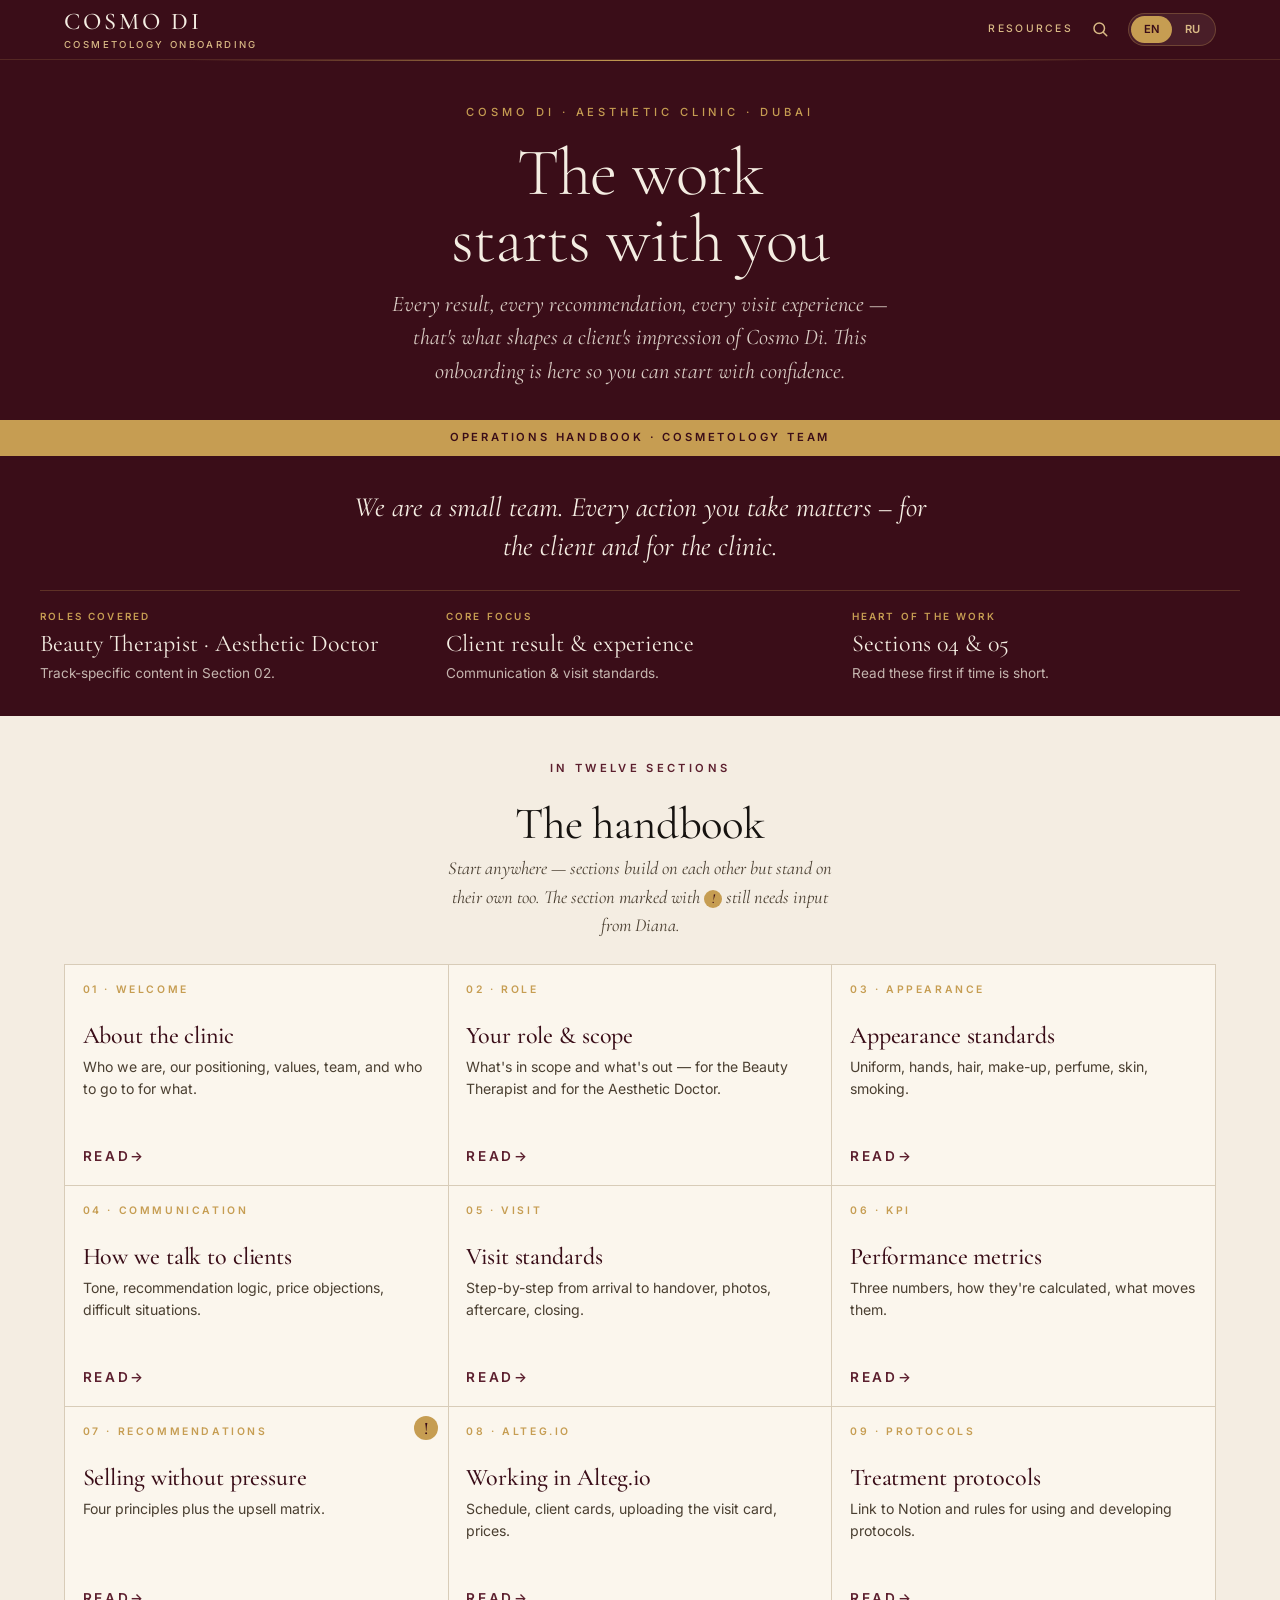
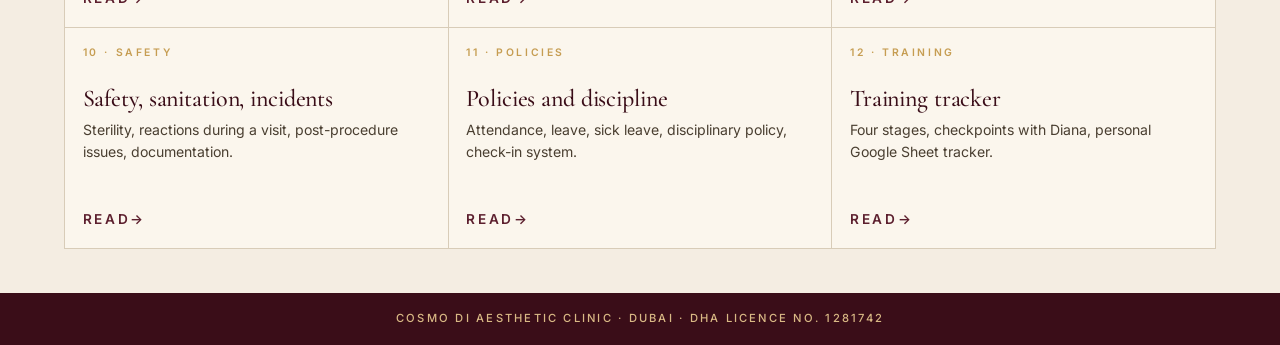
<file: index.html>
<!DOCTYPE html>
<html lang="en">
<head>
  <meta charset="UTF-8">
  <meta name="viewport" content="width=device-width, initial-scale=1.0">
  <title>Cosmo Di — Cosmetologist Onboarding</title>
  <link rel="stylesheet" href="styles.css">
</head>
<body>

  <header class="topbar">
    <div class="topbar-inner">
      <a href="index.html" class="brand">
        <span class="brand-text">Cosmo Di</span>
        <span class="brand-sub lang-en">Cosmetology Onboarding</span>
        <span class="brand-sub lang-ru">Онбординг для косметологов</span>
      </a>
      <div class="topbar-right">
        <a href="resources.html" class="resources-link">
          <span class="lang-en">Resources</span>
          <span class="lang-ru">Ресурсы</span>
        </a>
        <button class="site-search-trigger" aria-label="Search">
          <svg width="18" height="18" viewBox="0 0 24 24" fill="none" stroke="currentColor" stroke-width="2" stroke-linecap="round" stroke-linejoin="round">
            <circle cx="11" cy="11" r="7"/>
            <line x1="21" y1="21" x2="16.65" y2="16.65"/>
          </svg>
        </button>
        <div class="lang-switch">
          <button class="lang-btn" data-lang="en">EN</button>
          <button class="lang-btn" data-lang="ru">RU</button>
        </div>
      </div>
    </div>
  </header>

  <div class="page">

    <section class="hero-dark">
      <div class="hero-dark-inner">
        <span class="hero-eyebrow-gold">Cosmo Di · Aesthetic Clinic · Dubai</span>
        <h1 class="lang-en">The work<br>starts with you</h1>
        <h1 class="lang-ru">Работа<br>начинается с тебя</h1>
        <p class="hero-dark-lead lang-en">Every result, every recommendation, every visit experience — that's what shapes a client's impression of Cosmo Di. This onboarding is here so you can start with confidence.</p>
        <p class="hero-dark-lead lang-ru">Каждый результат, каждая рекомендация, каждый опыт визита — именно из этого складывается впечатление клиента о Cosmo Di. Этот онбординг здесь для того, чтобы ты могла начать работать уверенно.</p>
      </div>
    </section>

    <div class="gold-bar">
      <span class="lang-en">Operations Handbook · Cosmetology Team</span>
      <span class="lang-ru">Операционное руководство · Косметологическая команда</span>
    </div>

    <section class="intro">
      <p class="intro-tagline lang-en">We are a small team. Every action you take matters – for the client and for the clinic.</p>
      <p class="intro-tagline lang-ru">Мы – небольшая команда. Каждое твоё действие важно – и для клиента, и для клиники.</p>

      <div class="intro-grid">
        <div class="intro-fact">
          <div class="intro-fact-label lang-en">Roles covered</div>
          <div class="intro-fact-label lang-ru">Кому предназначен</div>
          <div class="intro-fact-value lang-en">Beauty Therapist · Aesthetic Doctor</div>
          <div class="intro-fact-value lang-ru">Beauty Therapist · Aesthetic Doctor</div>
          <div class="lang-en">Track-specific content in Section 02.</div>
          <div class="lang-ru">Контент по треку — в разделе 02.</div>
        </div>

        <div class="intro-fact">
          <div class="intro-fact-label lang-en">Core focus</div>
          <div class="intro-fact-label lang-ru">Главный фокус</div>
          <div class="intro-fact-value lang-en">Client result &amp; experience</div>
          <div class="intro-fact-value lang-ru">Результат и опыт клиента</div>
          <div class="lang-en">Communication &amp; visit standards.</div>
          <div class="lang-ru">Коммуникация и стандарт визита.</div>
        </div>

        <div class="intro-fact">
          <div class="intro-fact-label lang-en">Heart of the work</div>
          <div class="intro-fact-label lang-ru">Сердце работы</div>
          <div class="intro-fact-value lang-en">Sections 04 &amp; 05</div>
          <div class="intro-fact-value lang-ru">Разделы 04 и 05</div>
          <div class="lang-en">Read these first if time is short.</div>
          <div class="lang-ru">Если времени мало — начни с них.</div>
        </div>
      </div>
    </section>

    <section class="sections">
      <div class="sections-eyebrow lang-en">In twelve sections</div>
      <div class="sections-eyebrow lang-ru">Двенадцать разделов</div>
      <h2 class="sections-heading lang-en">The handbook</h2>
      <h2 class="sections-heading lang-ru">Руководство</h2>
      <p class="sections-intro lang-en">Start anywhere — sections build on each other but stand on their own too. The section marked with <span style="display: inline-flex; width: 18px; height: 18px; background: var(--gold); color: var(--burgundy-deep); border-radius: 50%; align-items: center; justify-content: center; font-family: var(--font-display); font-size: 0.85rem; font-weight: 600; vertical-align: middle; line-height: 1;">!</span> still needs input from Diana.</p>
      <p class="sections-intro lang-ru">Можно начинать с любого раздела — они построены друг на друге, но каждый работает и сам по себе. Раздел со значком <span style="display: inline-flex; width: 18px; height: 18px; background: var(--gold); color: var(--burgundy-deep); border-radius: 50%; align-items: center; justify-content: center; font-family: var(--font-display); font-size: 0.85rem; font-weight: 600; vertical-align: middle; line-height: 1;">!</span> требует доработки с Дианой.</p>

      <div class="sections-grid">

        <a class="section-card" href="01-welcome.html">
          <span class="section-num lang-en">01 · Welcome</span>
          <span class="section-num lang-ru">01 · Введение</span>
          <h3 class="section-title lang-en">About the clinic</h3>
          <h3 class="section-title lang-ru">О клинике</h3>
          <p class="section-desc lang-en">Who we are, our positioning, values, team, and who to go to for what.</p>
          <p class="section-desc lang-ru">Кто мы, позиционирование, ценности, команда и к кому по каким вопросам.</p>
          <span class="section-arrow lang-en">Read</span>
          <span class="section-arrow lang-ru">Открыть</span>
        </a>

        <a class="section-card" href="02-role.html">
          <span class="section-num lang-en">02 · Role</span>
          <span class="section-num lang-ru">02 · Роль</span>
          <h3 class="section-title lang-en">Your role &amp; scope</h3>
          <h3 class="section-title lang-ru">Роль и границы</h3>
          <p class="section-desc lang-en">What's in scope and what's out — for the Beauty Therapist and for the Aesthetic Doctor.</p>
          <p class="section-desc lang-ru">Что входит в scope и что нет — для Beauty Therapist и для Aesthetic Doctor.</p>
          <span class="section-arrow lang-en">Read</span>
          <span class="section-arrow lang-ru">Открыть</span>
        </a>

        <a class="section-card" href="03-appearance.html">
          <span class="section-num lang-en">03 · Appearance</span>
          <span class="section-num lang-ru">03 · Внешний вид</span>
          <h3 class="section-title lang-en">Appearance standards</h3>
          <h3 class="section-title lang-ru">Стандарты внешнего вида</h3>
          <p class="section-desc lang-en">Uniform, hands, hair, make-up, perfume, skin, smoking.</p>
          <p class="section-desc lang-ru">Форма, руки, волосы, макияж, парфюм, кожа, курение.</p>
          <span class="section-arrow lang-en">Read</span>
          <span class="section-arrow lang-ru">Открыть</span>
        </a>

        <a class="section-card" href="04-communication.html">
          <span class="section-num lang-en">04 · Communication</span>
          <span class="section-num lang-ru">04 · Общение</span>
          <h3 class="section-title lang-en">How we talk to clients</h3>
          <h3 class="section-title lang-ru">Как мы говорим с клиентом</h3>
          <p class="section-desc lang-en">Tone, recommendation logic, price objections, difficult situations.</p>
          <p class="section-desc lang-ru">Тон, логика рекомендаций, возражения по цене, сложные ситуации.</p>
          <span class="section-arrow lang-en">Read</span>
          <span class="section-arrow lang-ru">Открыть</span>
        </a>

        <a class="section-card" href="05-visit.html">
          <span class="section-num lang-en">05 · Visit</span>
          <span class="section-num lang-ru">05 · Визит</span>
          <h3 class="section-title lang-en">Visit standards</h3>
          <h3 class="section-title lang-ru">Стандарт визита</h3>
          <p class="section-desc lang-en">Step-by-step from arrival to handover, photos, aftercare, closing.</p>
          <p class="section-desc lang-ru">Пошагово от прихода до передачи, фото, aftercare, закрытие.</p>
          <span class="section-arrow lang-en">Read</span>
          <span class="section-arrow lang-ru">Открыть</span>
        </a>

        <a class="section-card" href="06-kpi.html">
          <span class="section-num lang-en">06 · KPI</span>
          <span class="section-num lang-ru">06 · KPI</span>
          <h3 class="section-title lang-en">Performance metrics</h3>
          <h3 class="section-title lang-ru">Показатели работы</h3>
          <p class="section-desc lang-en">Three numbers, how they're calculated, what moves them.</p>
          <p class="section-desc lang-ru">Три цифры, как считаются, что на них влияет.</p>
          <span class="section-arrow lang-en">Read</span>
          <span class="section-arrow lang-ru">Открыть</span>
        </a>

        <a class="section-card section-card-needs-input" href="07-selling.html">
          <span class="section-num lang-en">07 · Recommendations</span>
          <span class="section-num lang-ru">07 · Рекомендации</span>
          <h3 class="section-title lang-en">Selling without pressure</h3>
          <h3 class="section-title lang-ru">Как продавать без впаривания</h3>
          <p class="section-desc lang-en">Four principles plus the upsell matrix.</p>
          <p class="section-desc lang-ru">Четыре принципа и матрица апсейла.</p>
          <span class="section-arrow lang-en">Read</span>
          <span class="section-arrow lang-ru">Открыть</span>
        </a>

        <a class="section-card" href="08-altegio.html">
          <span class="section-num lang-en">08 · Alteg.io</span>
          <span class="section-num lang-ru">08 · Alteg.io</span>
          <h3 class="section-title lang-en">Working in Alteg.io</h3>
          <h3 class="section-title lang-ru">Работа в Alteg.io</h3>
          <p class="section-desc lang-en">Schedule, client cards, uploading the visit card, prices.</p>
          <p class="section-desc lang-ru">Расписание, карты клиентов, загрузка карты визита, цены.</p>
          <span class="section-arrow lang-en">Read</span>
          <span class="section-arrow lang-ru">Открыть</span>
        </a>

        <a class="section-card" href="09-protocols.html">
          <span class="section-num lang-en">09 · Protocols</span>
          <span class="section-num lang-ru">09 · Протоколы</span>
          <h3 class="section-title lang-en">Treatment protocols</h3>
          <h3 class="section-title lang-ru">Протоколы процедур</h3>
          <p class="section-desc lang-en">Link to Notion and rules for using and developing protocols.</p>
          <p class="section-desc lang-ru">Ссылка на Notion и правила работы с протоколами.</p>
          <span class="section-arrow lang-en">Read</span>
          <span class="section-arrow lang-ru">Открыть</span>
        </a>

        <a class="section-card" href="10-safety.html">
          <span class="section-num lang-en">10 · Safety</span>
          <span class="section-num lang-ru">10 · Безопасность</span>
          <h3 class="section-title lang-en">Safety, sanitation, incidents</h3>
          <h3 class="section-title lang-ru">Безопасность, санитария, инциденты</h3>
          <p class="section-desc lang-en">Sterility, reactions during a visit, post-procedure issues, documentation.</p>
          <p class="section-desc lang-ru">Стерильность, реакции во время визита, осложнения после, документирование.</p>
          <span class="section-arrow lang-en">Read</span>
          <span class="section-arrow lang-ru">Открыть</span>
        </a>

        <a class="section-card" href="11-policies.html">
          <span class="section-num lang-en">11 · Policies</span>
          <span class="section-num lang-ru">11 · Политики</span>
          <h3 class="section-title lang-en">Policies and discipline</h3>
          <h3 class="section-title lang-ru">Политики и дисциплина</h3>
          <p class="section-desc lang-en">Attendance, leave, sick leave, disciplinary policy, check-in system.</p>
          <p class="section-desc lang-ru">Аттенданс, отпуск, больничный, дисциплинарная политика, чек-ины.</p>
          <span class="section-arrow lang-en">Read</span>
          <span class="section-arrow lang-ru">Открыть</span>
        </a>

        <a class="section-card" href="12-training.html">
          <span class="section-num lang-en">12 · Training</span>
          <span class="section-num lang-ru">12 · Обучение</span>
          <h3 class="section-title lang-en">Training tracker</h3>
          <h3 class="section-title lang-ru">Трекер обучения</h3>
          <p class="section-desc lang-en">Four stages, checkpoints with Diana, personal Google Sheet tracker.</p>
          <p class="section-desc lang-ru">Четыре этапа, контрольные точки с Дианой, личный Google-трекер.</p>
          <span class="section-arrow lang-en">Read</span>
          <span class="section-arrow lang-ru">Открыть</span>
        </a>

      </div>
    </section>

    <p class="footer-note">Cosmo Di Aesthetic Clinic · Dubai · DHA Licence No. 1281742</p>

  </div>

  <!-- Search overlay -->
  <div class="site-search-overlay">
    <div class="site-search-panel">
      <div class="site-search-bar">
        <svg class="site-search-bar-icon" width="18" height="18" viewBox="0 0 24 24" fill="none" stroke="currentColor" stroke-width="2" stroke-linecap="round" stroke-linejoin="round">
          <circle cx="11" cy="11" r="7"/>
          <line x1="21" y1="21" x2="16.65" y2="16.65"/>
        </svg>
        <input type="text" class="site-search-input" placeholder="Search the handbook…">
        <button class="site-search-close">ESC</button>
      </div>
      <p class="site-search-hint lang-en">Type at least 2 letters · Cmd/Ctrl + K to open</p>
      <p class="site-search-hint lang-ru">Минимум 2 буквы · Cmd/Ctrl + K чтобы открыть</p>
      <div class="site-search-results"></div>
    </div>
  </div>

  <script src="script.js"></script>
</body>
</html>
</file>
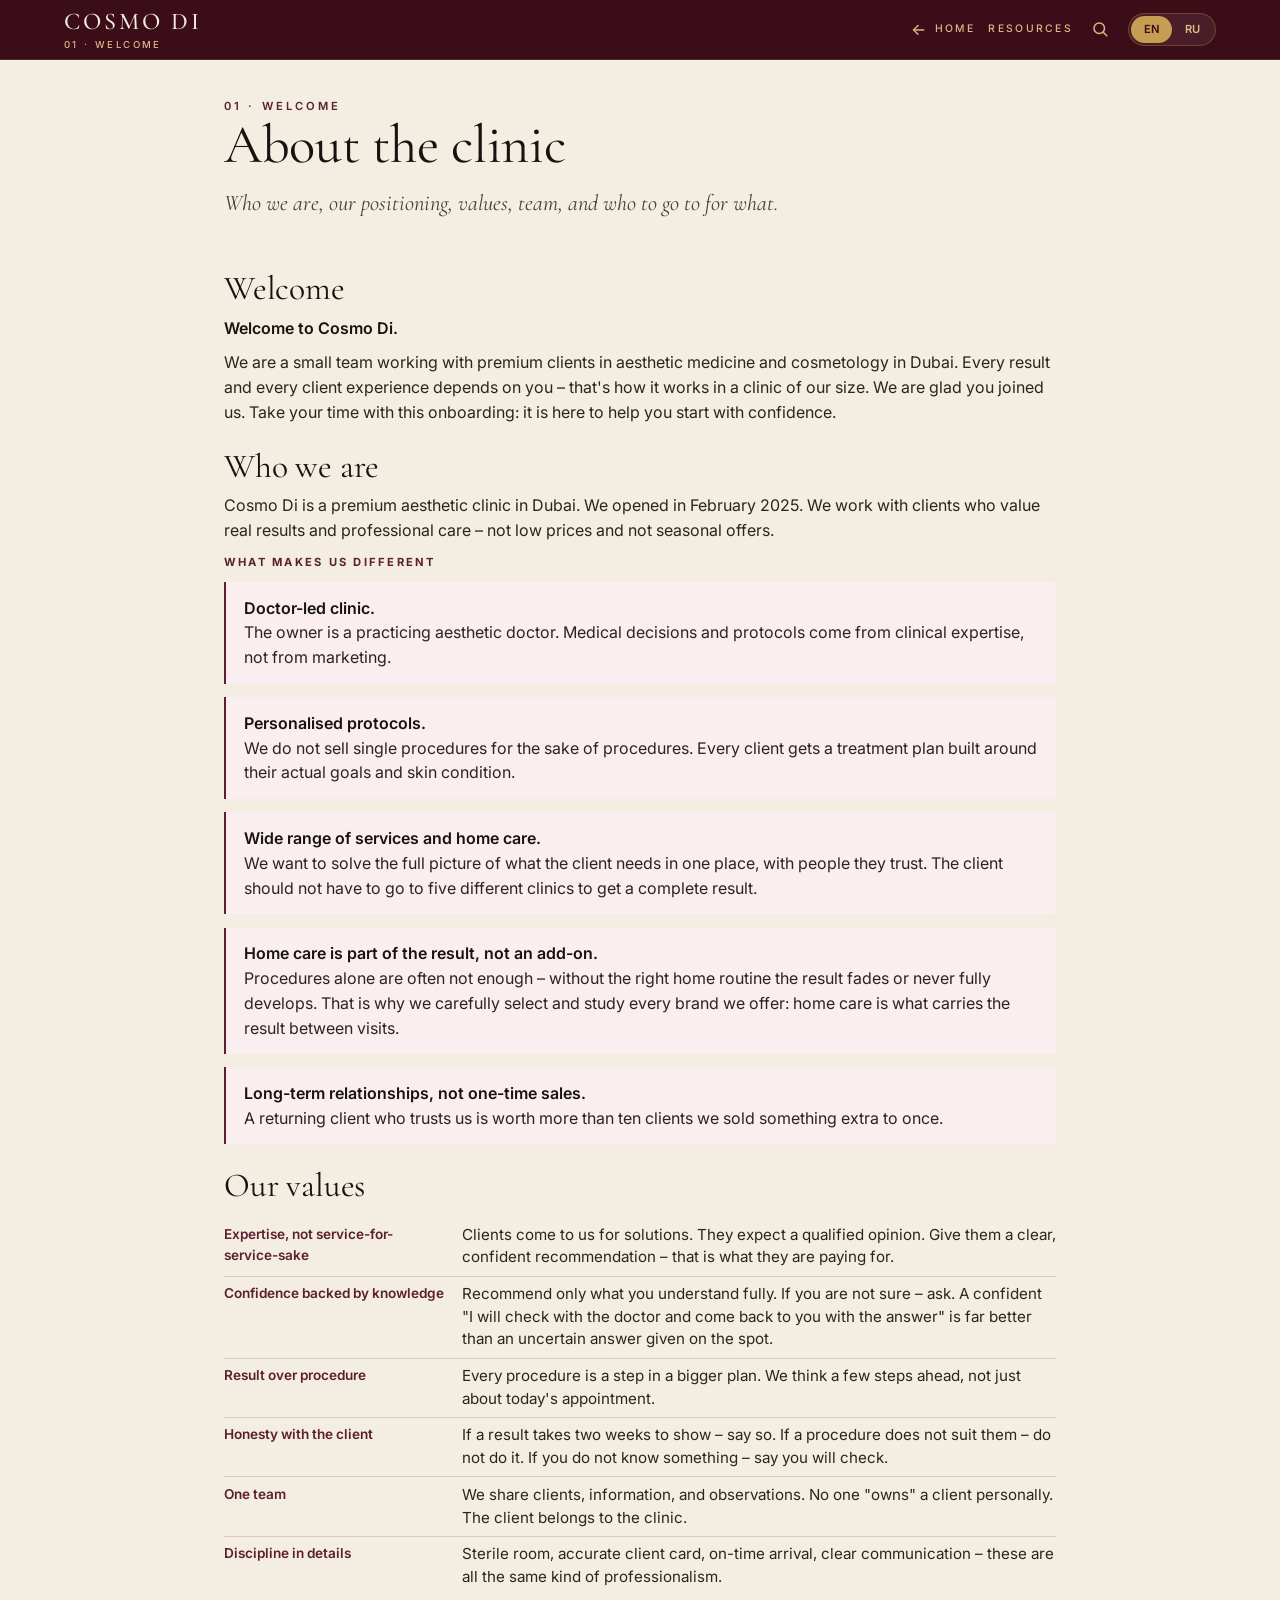
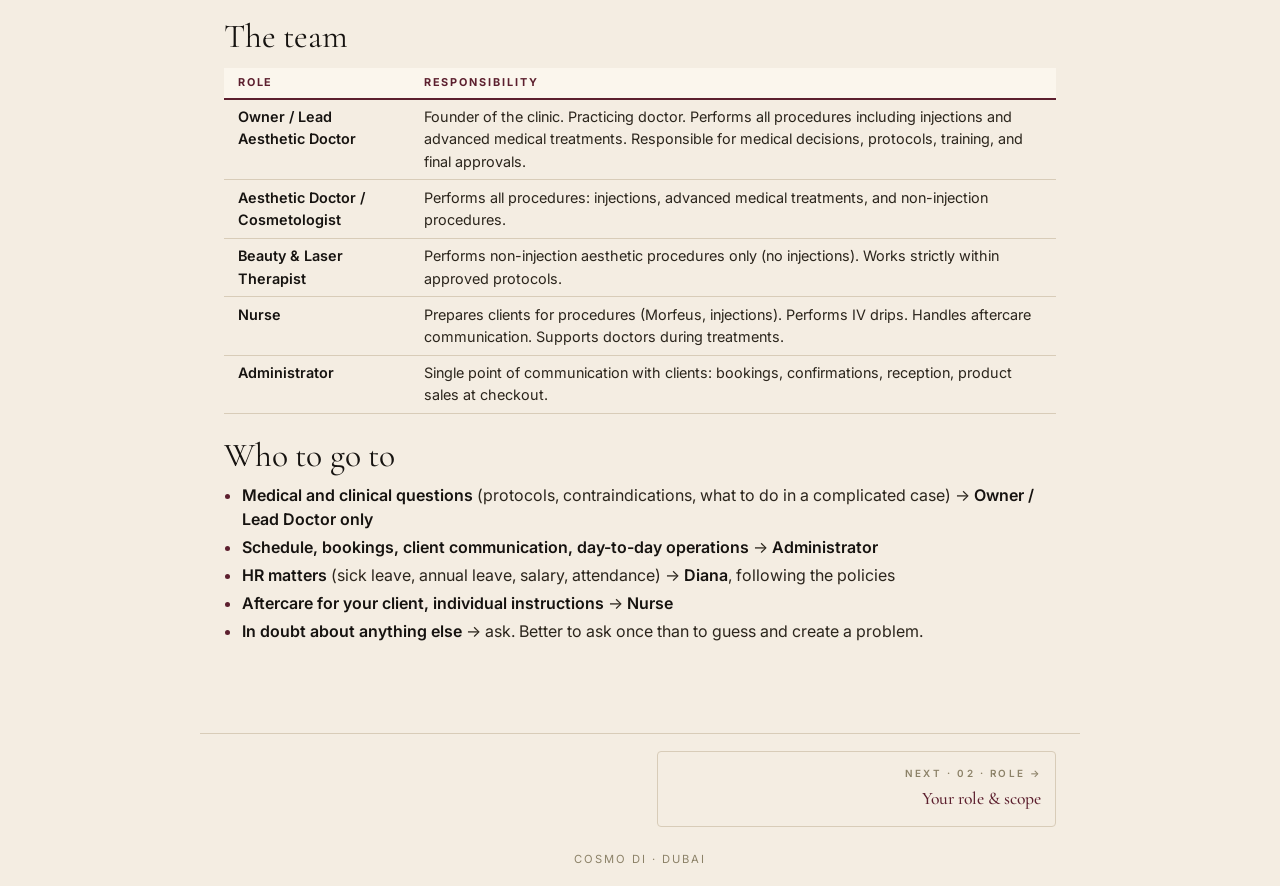
<file: 01-welcome.html>
<!DOCTYPE html>
<html lang="en">
<head>
  <meta charset="UTF-8">
  <meta name="viewport" content="width=device-width, initial-scale=1.0">
  <title>About the clinic — Cosmo Di Onboarding</title>
  <link rel="stylesheet" href="styles.css">
</head>
<body>

  <header class="topbar">
    <div class="topbar-inner">
      <a href="index.html" class="brand">
        <span class="brand-text">Cosmo Di</span>
        <span class="brand-sub lang-en">01 · Welcome</span>
        <span class="brand-sub lang-ru">01 · Введение</span>
      </a>
      <div class="topbar-right">
        <a href="index.html" class="back-link">
          <span class="lang-en">Home</span>
          <span class="lang-ru">Главная</span>
        </a>
        <a href="resources.html" class="resources-link">
          <span class="lang-en">Resources</span>
          <span class="lang-ru">Ресурсы</span>
        </a>
        <button class="site-search-trigger" aria-label="Search">
          <svg width="18" height="18" viewBox="0 0 24 24" fill="none" stroke="currentColor" stroke-width="2" stroke-linecap="round" stroke-linejoin="round">
            <circle cx="11" cy="11" r="7"/>
            <line x1="21" y1="21" x2="16.65" y2="16.65"/>
          </svg>
        </button>
        <div class="lang-switch">
          <button class="lang-btn" data-lang="en">EN</button>
          <button class="lang-btn" data-lang="ru">RU</button>
        </div>
      </div>
    </div>
  </header>

  <div class="page">

    <section class="hero">
      <span class="hero-eyebrow lang-en">01 · Welcome</span>
      <span class="hero-eyebrow lang-ru">01 · Введение</span>
      <h1 class="lang-en">About the clinic</h1>
      <h1 class="lang-ru">О клинике</h1>
      <p class="hero-lead lang-en">Who we are, our positioning, values, team, and who to go to for what.</p>
      <p class="hero-lead lang-ru">Кто мы, позиционирование, ценности, команда и к кому по каким вопросам.</p>
    </section>

    <main>

      <h2 class="lang-en">Welcome</h2>
      <h2 class="lang-ru">Добро пожаловать</h2>

      <div class="lang-en">
        <p><strong>Welcome to Cosmo Di.</strong></p>
        <p>We are a small team working with premium clients in aesthetic medicine and cosmetology in Dubai. Every result and every client experience depends on you – that's how it works in a clinic of our size. We are glad you joined us. Take your time with this onboarding: it is here to help you start with confidence.</p>
      </div>

      <div class="lang-ru">
        <p><strong>Добро пожаловать в Cosmo Di.</strong></p>
        <p>Мы – небольшая команда, которая работает с премиум-клиентами в эстетической медицине и косметологии в Дубае. Результат каждого клиента и его опыт в клинике зависят от тебя – в клинике нашего масштаба это устроено именно так. Мы рады, что ты с нами. Не торопись с онбордингом – он здесь, чтобы ты могла начать работать уверенно.</p>
      </div>


      <h2 class="lang-en">Who we are</h2>
      <h2 class="lang-ru">Кто мы</h2>

      <div class="lang-en">
        <p>Cosmo Di is a premium aesthetic clinic in Dubai. We opened in February 2025. We work with clients who value real results and professional care – not low prices and not seasonal offers.</p>

        <h4>What makes us different</h4>

        <div class="callout">
          <strong>Doctor-led clinic.</strong>
          <p>The owner is a practicing aesthetic doctor. Medical decisions and protocols come from clinical expertise, not from marketing.</p>
        </div>

        <div class="callout">
          <strong>Personalised protocols.</strong>
          <p>We do not sell single procedures for the sake of procedures. Every client gets a treatment plan built around their actual goals and skin condition.</p>
        </div>

        <div class="callout">
          <strong>Wide range of services and home care.</strong>
          <p>We want to solve the full picture of what the client needs in one place, with people they trust. The client should not have to go to five different clinics to get a complete result.</p>
        </div>

        <div class="callout">
          <strong>Home care is part of the result, not an add-on.</strong>
          <p>Procedures alone are often not enough – without the right home routine the result fades or never fully develops. That is why we carefully select and study every brand we offer: home care is what carries the result between visits.</p>
        </div>

        <div class="callout">
          <strong>Long-term relationships, not one-time sales.</strong>
          <p>A returning client who trusts us is worth more than ten clients we sold something extra to once.</p>
        </div>
      </div>

      <div class="lang-ru">
        <p>Cosmo Di – премиум-клиника эстетической медицины и косметологии в Дубае. Мы открылись в феврале 2025 года. Наши клиенты выбирают нас за качество и результат – не за низкие цены и не за акции.</p>

        <h4>Что нас отличает</h4>

        <div class="callout">
          <strong>Клиника, основанная врачом.</strong>
          <p>Владелица – практикующий врач-косметолог. Медицинские решения и протоколы строятся на клинической экспертизе, а не на маркетинге.</p>
        </div>

        <div class="callout">
          <strong>Персонализированные протоколы.</strong>
          <p>Мы не продаём процедуры ради процедур. Для каждого клиента строится план, направленный на его конкретный результат и состояние кожи.</p>
        </div>

        <div class="callout">
          <strong>Широкий спектр услуг и домашнего ухода.</strong>
          <p>Мы хотим закрывать максимум задач клиента в одном месте, у людей, которым он доверяет. Клиенту не нужно ходить в пять разных клиник, чтобы получить полный результат.</p>
        </div>

        <div class="callout">
          <strong>Домашний уход – это часть результата, а не дополнительная продажа.</strong>
          <p>Сами по себе процедуры часто недостаточны: без правильного домашнего ухода результат угасает или не раскрывается полностью. Именно поэтому мы тщательно отбираем и изучаем каждый бренд, который предлагаем, – домашний уход это то, что несёт результат между визитами.</p>
        </div>

        <div class="callout">
          <strong>Долгосрочные отношения, а не разовые продажи.</strong>
          <p>Один клиент, который возвращается и доверяет нам, ценнее десяти, которым мы один раз что-то «допродали».</p>
        </div>
      </div>


      <h2 class="lang-en">Our values</h2>
      <h2 class="lang-ru">Наши ценности</h2>

      <div class="lang-en">
        <div class="kv-list">
          <div class="kv-row">
            <div class="kv-key">Expertise, not service-for-service-sake</div>
            <div class="kv-val">Clients come to us for solutions. They expect a qualified opinion. Give them a clear, confident recommendation – that is what they are paying for.</div>
          </div>
          <div class="kv-row">
            <div class="kv-key">Confidence backed by knowledge</div>
            <div class="kv-val">Recommend only what you understand fully. If you are not sure – ask. A confident "I will check with the doctor and come back to you with the answer" is far better than an uncertain answer given on the spot.</div>
          </div>
          <div class="kv-row">
            <div class="kv-key">Result over procedure</div>
            <div class="kv-val">Every procedure is a step in a bigger plan. We think a few steps ahead, not just about today's appointment.</div>
          </div>
          <div class="kv-row">
            <div class="kv-key">Honesty with the client</div>
            <div class="kv-val">If a result takes two weeks to show – say so. If a procedure does not suit them – do not do it. If you do not know something – say you will check.</div>
          </div>
          <div class="kv-row">
            <div class="kv-key">One team</div>
            <div class="kv-val">We share clients, information, and observations. No one "owns" a client personally. The client belongs to the clinic.</div>
          </div>
          <div class="kv-row">
            <div class="kv-key">Discipline in details</div>
            <div class="kv-val">Sterile room, accurate client card, on-time arrival, clear communication – these are all the same kind of professionalism.</div>
          </div>
        </div>
      </div>

      <div class="lang-ru">
        <div class="kv-list">
          <div class="kv-row">
            <div class="kv-key">Экспертиза, а не услужливость</div>
            <div class="kv-val">Клиенты приходят к нам за решением. Они ждут квалифицированного мнения. Давай им чёткую, уверенную рекомендацию – за это они и платят.</div>
          </div>
          <div class="kv-row">
            <div class="kv-key">Уверенность, подкреплённая знанием</div>
            <div class="kv-val">Рекомендуй только то, в чём разбираешься полностью. Если не уверена – уточни. Уверенное «я уточню у врача и вернусь к вам с ответом» гораздо лучше, чем неуверенный ответ наугад.</div>
          </div>
          <div class="kv-row">
            <div class="kv-key">Результат, а не процедура</div>
            <div class="kv-val">Каждая процедура – часть плана. Мы думаем на несколько шагов вперёд, а не только о сегодняшней записи.</div>
          </div>
          <div class="kv-row">
            <div class="kv-key">Честность с клиентом</div>
            <div class="kv-val">Если результат будет виден через две недели – говорим об этом. Если процедура не подходит – не делаем. Если чего-то не знаем – говорим, что уточним.</div>
          </div>
          <div class="kv-row">
            <div class="kv-key">Одна команда</div>
            <div class="kv-val">Мы делимся клиентами, информацией, наблюдениями. Никто не «владеет» клиентом лично. Клиент принадлежит клинике.</div>
          </div>
          <div class="kv-row">
            <div class="kv-key">Дисциплина в мелочах</div>
            <div class="kv-val">Стерильность кабинета, аккуратное ведение карты, приход вовремя, чёткая коммуникация – это всё про один и тот же профессионализм.</div>
          </div>
        </div>
      </div>


      <h2 class="lang-en">The team</h2>
      <h2 class="lang-ru">Команда</h2>

      <div class="lang-en">
        <table>
          <thead>
            <tr><th>Role</th><th>Responsibility</th></tr>
          </thead>
          <tbody>
            <tr><td><strong>Owner / Lead Aesthetic Doctor</strong></td><td>Founder of the clinic. Practicing doctor. Performs all procedures including injections and advanced medical treatments. Responsible for medical decisions, protocols, training, and final approvals.</td></tr>
            <tr><td><strong>Aesthetic Doctor / Cosmetologist</strong></td><td>Performs all procedures: injections, advanced medical treatments, and non-injection procedures.</td></tr>
            <tr><td><strong>Beauty &amp; Laser Therapist</strong></td><td>Performs non-injection aesthetic procedures only (no injections). Works strictly within approved protocols.</td></tr>
            <tr><td><strong>Nurse</strong></td><td>Prepares clients for procedures (Morfeus, injections). Performs IV drips. Handles aftercare communication. Supports doctors during treatments.</td></tr>
            <tr><td><strong>Administrator</strong></td><td>Single point of communication with clients: bookings, confirmations, reception, product sales at checkout.</td></tr>
          </tbody>
        </table>
      </div>

      <div class="lang-ru">
        <table>
          <thead>
            <tr><th>Роль</th><th>За что отвечает</th></tr>
          </thead>
          <tbody>
            <tr><td><strong>Owner / Lead Aesthetic Doctor</strong></td><td>Основатель клиники. Практикующий врач. Проводит все процедуры включая инъекции и расширенные медицинские процедуры. Отвечает за медицинские решения, протоколы, обучение и финальные подтверждения.</td></tr>
            <tr><td><strong>Aesthetic Doctor / Cosmetologist</strong></td><td>Проводит все процедуры: инъекции, расширенные медицинские процедуры и неинъекционные процедуры.</td></tr>
            <tr><td><strong>Beauty &amp; Laser Therapist</strong></td><td>Проводит только неинъекционные эстетические процедуры (инъекции не делает). Работает строго по утверждённым протоколам.</td></tr>
            <tr><td><strong>Nurse</strong></td><td>Готовит клиентов к процедурам (Morfeus, инъекции). Проводит капельницы. Ведёт коммуникацию по aftercare. Помогает врачам во время процедур.</td></tr>
            <tr><td><strong>Administrator</strong></td><td>Единая точка коммуникации с клиентами: записи, подтверждения, ресепшен, продажа продуктов на кассе.</td></tr>
          </tbody>
        </table>
      </div>


      <h2 class="lang-en">Who to go to</h2>
      <h2 class="lang-ru">К кому по каким вопросам</h2>

      <div class="lang-en">
        <ul>
          <li><strong>Medical and clinical questions</strong> (protocols, contraindications, what to do in a complicated case) → <strong>Owner / Lead Doctor only</strong></li>
          <li><strong>Schedule, bookings, client communication, day-to-day operations</strong> → <strong>Administrator</strong></li>
          <li><strong>HR matters</strong> (sick leave, annual leave, salary, attendance) → <strong>Diana</strong>, following the policies</li>
          <li><strong>Aftercare for your client, individual instructions</strong> → <strong>Nurse</strong></li>
          <li><strong>In doubt about anything else</strong> → ask. Better to ask once than to guess and create a problem.</li>
        </ul>
      </div>

      <div class="lang-ru">
        <ul>
          <li><strong>Медицинские и клинические вопросы</strong> (протоколы, противопоказания, что делать в сложном случае) → <strong>только Owner / Lead Doctor</strong></li>
          <li><strong>Расписание, записи, коммуникация с клиентами, операционные вопросы дня</strong> → <strong>Администратор</strong></li>
          <li><strong>HR-вопросы</strong> (больничный, отпуск, зарплата, аттенданс) → <strong>Диана</strong>, через установленные политики</li>
          <li><strong>Aftercare для твоего клиента, индивидуальные инструкции</strong> → <strong>Медсестра</strong></li>
          <li><strong>Если сомневаешься в чём-то ещё</strong> → спрашивай. Лучше спросить один раз, чем гадать и создать проблему.</li>
        </ul>
      </div>

    </main>

    <nav class="section-nav">

        <a class="section-nav-link next" href="02-role.html">
          <div class="section-nav-label lang-en">Next · 02 · Role →</div>
          <div class="section-nav-label lang-ru">Дальше · 02 · Роль →</div>
          <div class="section-nav-title lang-en">Your role & scope</div>
          <div class="section-nav-title lang-ru">Роль и границы</div>
        </a>
    </nav>

    <p class="footer-note-light">Cosmo Di · Dubai</p>

  </div>

  <div class="site-search-overlay">
    <div class="site-search-panel">
      <div class="site-search-bar">
        <svg class="site-search-bar-icon" width="18" height="18" viewBox="0 0 24 24" fill="none" stroke="currentColor" stroke-width="2" stroke-linecap="round" stroke-linejoin="round">
          <circle cx="11" cy="11" r="7"/>
          <line x1="21" y1="21" x2="16.65" y2="16.65"/>
        </svg>
        <input type="text" class="site-search-input" placeholder="Search the handbook…">
        <button class="site-search-close">ESC</button>
      </div>
      <p class="site-search-hint lang-en">Type at least 2 letters · Cmd/Ctrl + K to open</p>
      <p class="site-search-hint lang-ru">Минимум 2 буквы · Cmd/Ctrl + K чтобы открыть</p>
      <div class="site-search-results"></div>
    </div>
  </div>

  <script src="script.js"></script>
</body>
</html>
</file>
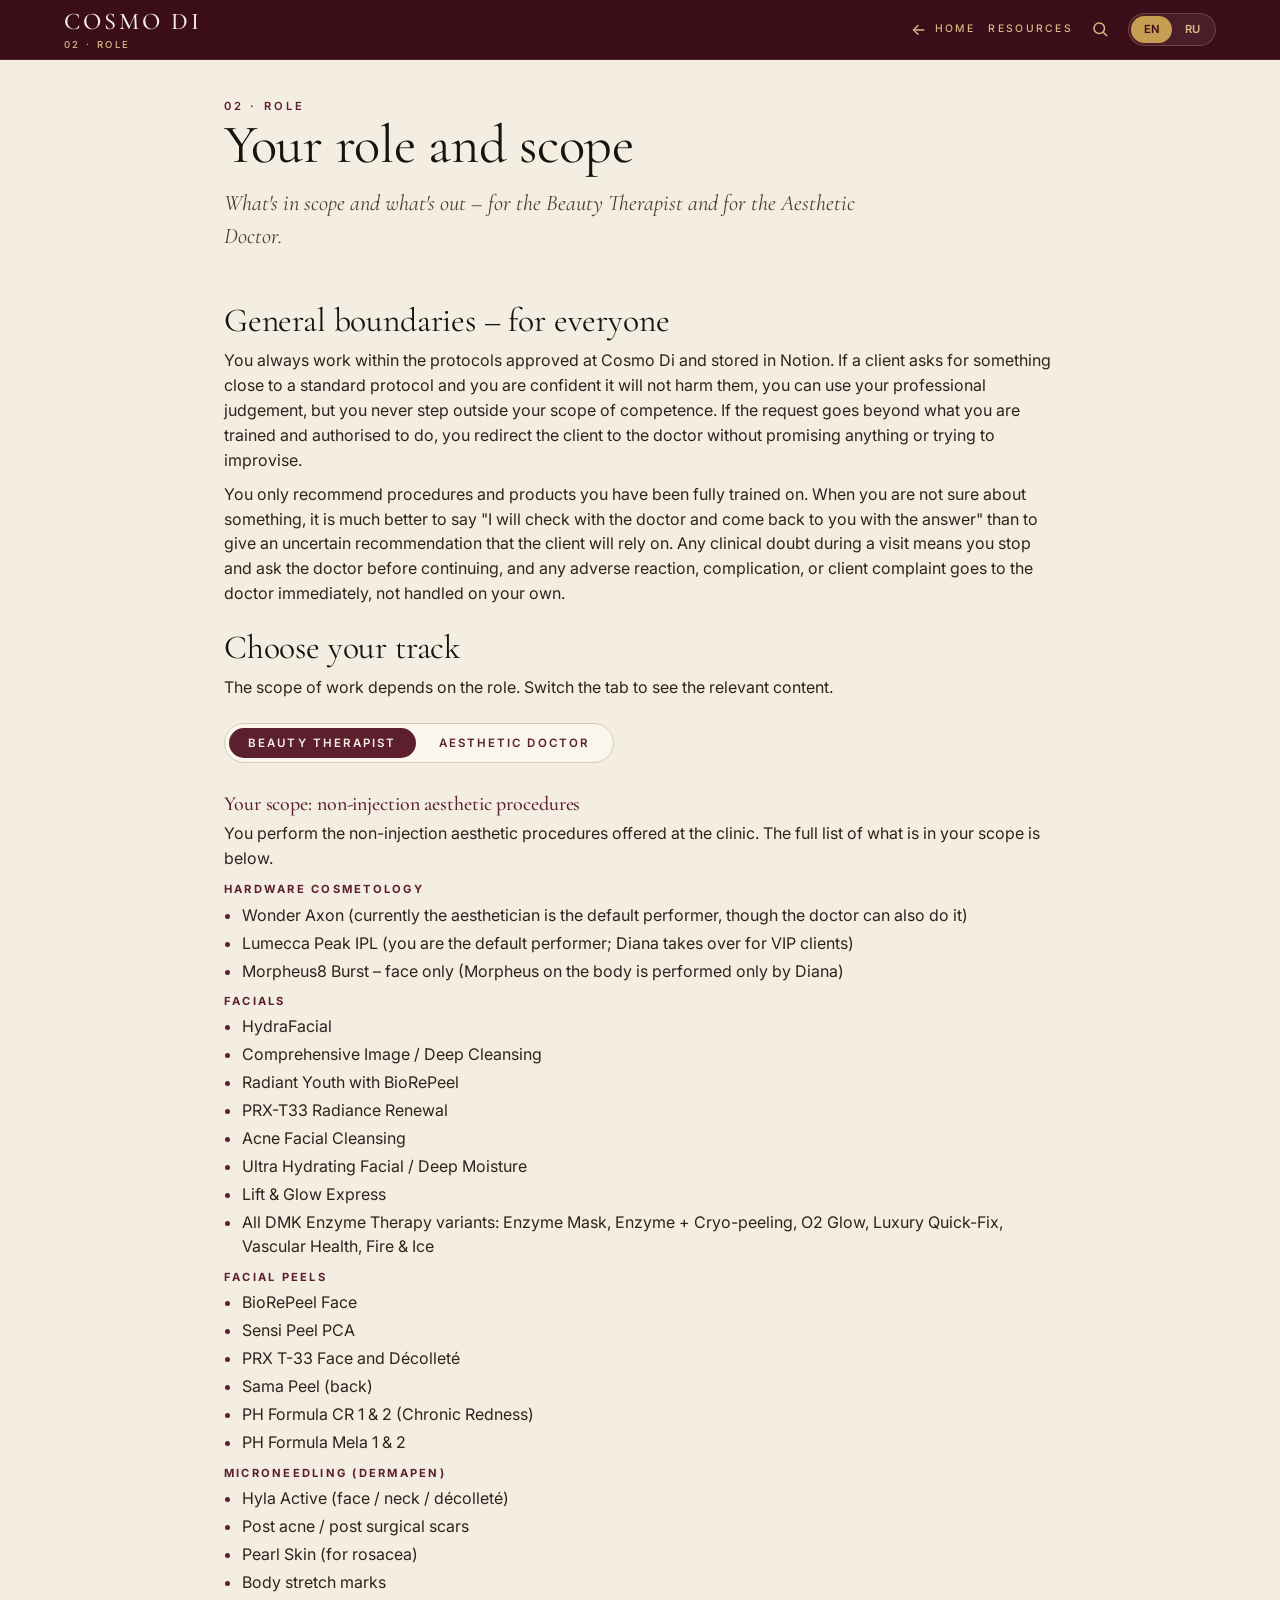
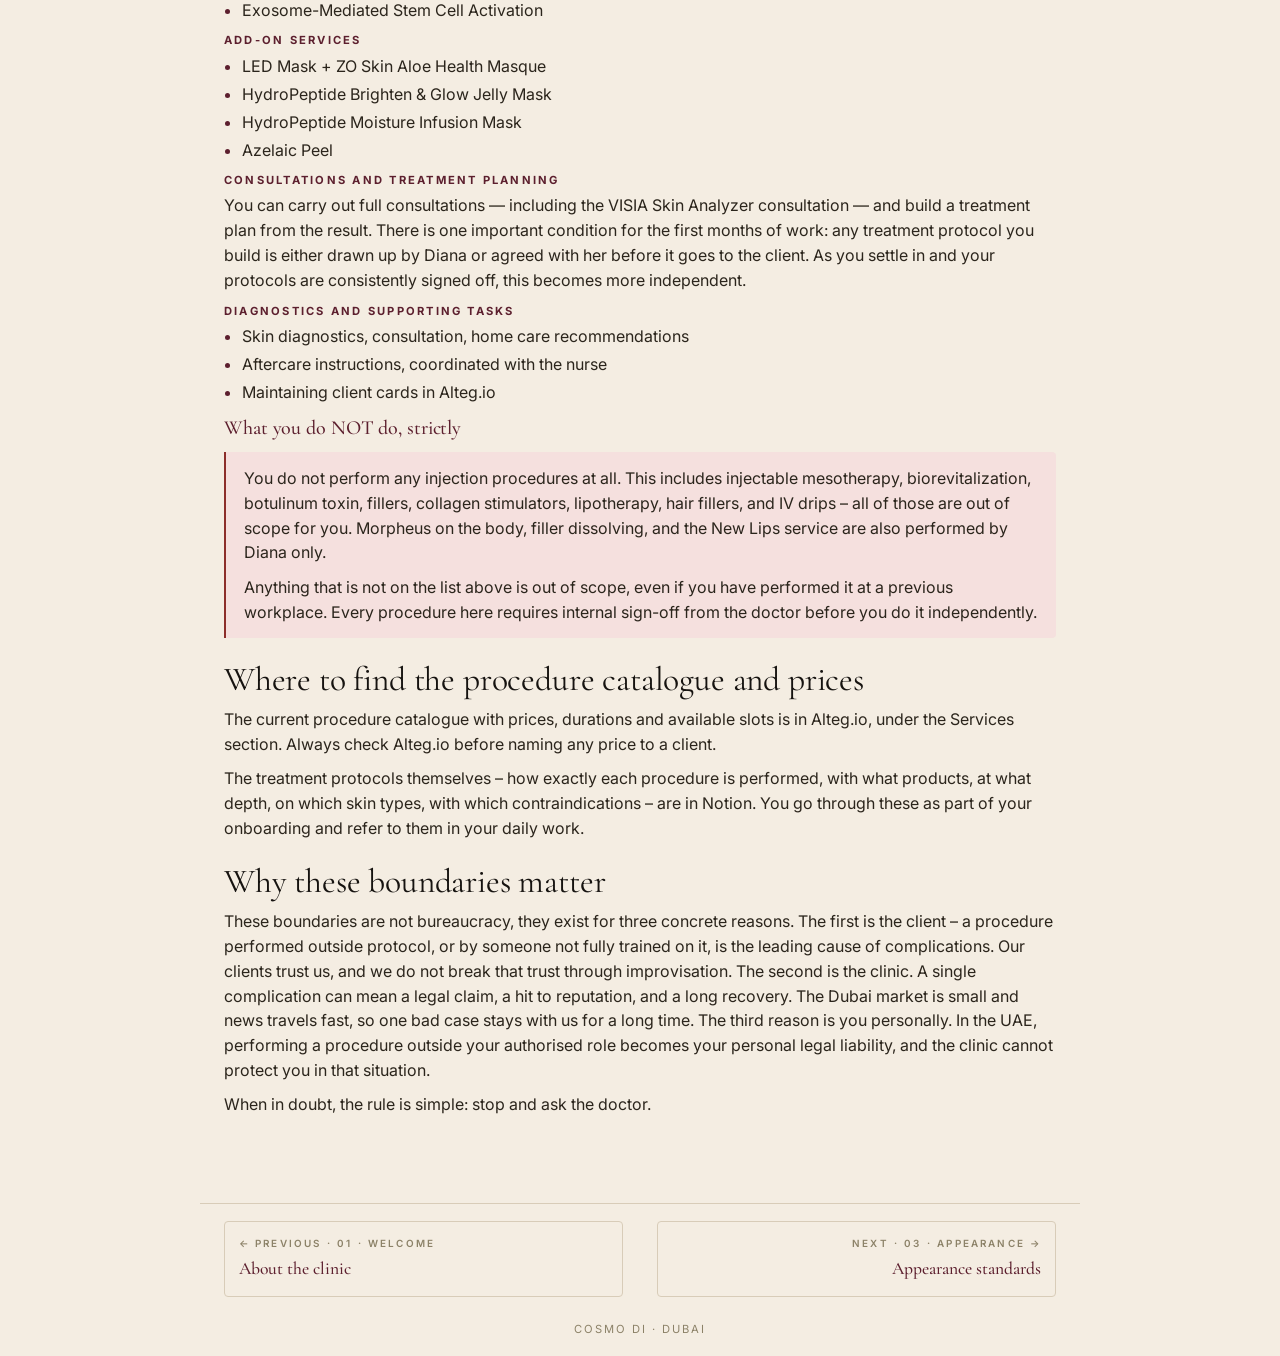
<file: 02-role.html>
<!DOCTYPE html>
<html lang="en">
<head>
  <meta charset="UTF-8">
  <meta name="viewport" content="width=device-width, initial-scale=1.0">
  <title>Your role and scope — Cosmo Di Onboarding</title>
  <link rel="stylesheet" href="styles.css">
</head>
<body>

  <header class="topbar">
    <div class="topbar-inner">
      <a href="index.html" class="brand">
        <span class="brand-text">Cosmo Di</span>
        <span class="brand-sub lang-en">02 · Role</span>
        <span class="brand-sub lang-ru">02 · Роль</span>
      </a>
      <div class="topbar-right">
        <a href="index.html" class="back-link">
          <span class="lang-en">Home</span>
          <span class="lang-ru">Главная</span>
        </a>
        <a href="resources.html" class="resources-link">
          <span class="lang-en">Resources</span>
          <span class="lang-ru">Ресурсы</span>
        </a>
        <button class="site-search-trigger" aria-label="Search">
          <svg width="18" height="18" viewBox="0 0 24 24" fill="none" stroke="currentColor" stroke-width="2" stroke-linecap="round" stroke-linejoin="round">
            <circle cx="11" cy="11" r="7"/>
            <line x1="21" y1="21" x2="16.65" y2="16.65"/>
          </svg>
        </button>
        <div class="lang-switch">
          <button class="lang-btn" data-lang="en">EN</button>
          <button class="lang-btn" data-lang="ru">RU</button>
        </div>
      </div>
    </div>
  </header>

  <div class="page">

    <section class="hero">
      <span class="hero-eyebrow lang-en">02 · Role</span>
      <span class="hero-eyebrow lang-ru">02 · Роль</span>
      <h1 class="lang-en">Your role and scope</h1>
      <h1 class="lang-ru">Роль и границы</h1>
      <p class="hero-lead lang-en">What's in scope and what's out – for the Beauty Therapist and for the Aesthetic Doctor.</p>
      <p class="hero-lead lang-ru">Что входит в scope и что нет – для Beauty Therapist и для Aesthetic Doctor.</p>
    </section>

    <main>

      <h2 class="lang-en">General boundaries – for everyone</h2>
      <h2 class="lang-ru">Общие правила – для всех</h2>

      <div class="lang-en">
        <p>You always work within the protocols approved at Cosmo Di and stored in Notion. If a client asks for something close to a standard protocol and you are confident it will not harm them, you can use your professional judgement, but you never step outside your scope of competence. If the request goes beyond what you are trained and authorised to do, you redirect the client to the doctor without promising anything or trying to improvise.</p>
        <p>You only recommend procedures and products you have been fully trained on. When you are not sure about something, it is much better to say "I will check with the doctor and come back to you with the answer" than to give an uncertain recommendation that the client will rely on. Any clinical doubt during a visit means you stop and ask the doctor before continuing, and any adverse reaction, complication, or client complaint goes to the doctor immediately, not handled on your own.</p>
      </div>

      <div class="lang-ru">
        <p>Ты всегда работаешь в рамках протоколов, утверждённых в Cosmo Di и хранящихся в Notion. Если клиент просит что-то близкое к стандартному протоколу и ты уверена, что это не навредит, можно действовать на основе профессионального суждения, но за пределы своей компетенции выходить нельзя. Если запрос выходит за рамки того, на что ты обучена и допущена, ты перенаправляешь клиента к врачу, не давая обещаний и не пытаясь импровизировать.</p>
        <p>Ты рекомендуешь только те процедуры и продукты, по которым прошла полное обучение. Когда в чём-то не уверена, гораздо лучше сказать «я уточню у врача и вернусь к вам с ответом», чем дать неуверенную рекомендацию, на которую клиент будет опираться. Любое клиническое сомнение во время визита – повод остановиться и спросить врача, прежде чем продолжить. Любая нежелательная реакция, осложнение или жалоба клиента передаются врачу немедленно, ты не разбираешься с этим сама.</p>
      </div>


      <h2 class="lang-en">Choose your track</h2>
      <h2 class="lang-ru">Выбери свой трек</h2>

      <p class="lang-en">The scope of work depends on the role. Switch the tab to see the relevant content.</p>
      <p class="lang-ru">Scope работы зависит от роли. Переключи вкладку, чтобы посмотреть нужный контент.</p>

      <div class="track-switcher">
        <button data-track="A">
          <span class="lang-en">Beauty Therapist</span>
          <span class="lang-ru">Beauty Therapist</span>
        </button>
        <button data-track="B">
          <span class="lang-en">Aesthetic Doctor</span>
          <span class="lang-ru">Aesthetic Doctor</span>
        </button>
      </div>

      <!-- ============= TRACK A ============= -->
      <div class="track-content" data-track="A">

        <h3 class="lang-en">Your scope: non-injection aesthetic procedures</h3>
        <h3 class="lang-ru">Твой scope: неинъекционные эстетические процедуры</h3>

        <p class="lang-en">You perform the non-injection aesthetic procedures offered at the clinic. The full list of what is in your scope is below.</p>
        <p class="lang-ru">Ты проводишь неинъекционные эстетические процедуры из тех, что есть в клинике. Полный список того, что входит в твой scope, ниже.</p>

        <h4 class="lang-en">Hardware cosmetology</h4>
        <h4 class="lang-ru">Аппаратная косметология</h4>
        <ul class="lang-en">
          <li>Wonder Axon (currently the aesthetician is the default performer, though the doctor can also do it)</li>
          <li>Lumecca Peak IPL (you are the default performer; Diana takes over for VIP clients)</li>
          <li>Morpheus8 Burst – face only (Morpheus on the body is performed only by Diana)</li>
        </ul>
        <ul class="lang-ru">
          <li>Wonder Axon (сейчас базовый исполнитель – эстетист, хотя технически врач тоже может)</li>
          <li>Lumecca Peak IPL (ты – базовый исполнитель; для VIP-клиентов её делает Диана)</li>
          <li>Morpheus8 Burst – только лицо (Morpheus на теле делает только Диана)</li>
        </ul>

        <h4 class="lang-en">Facials</h4>
        <h4 class="lang-ru">Facials</h4>
        <ul class="lang-en">
          <li>HydraFacial</li>
          <li>Comprehensive Image / Deep Cleansing</li>
          <li>Radiant Youth with BioRePeel</li>
          <li>PRX-T33 Radiance Renewal</li>
          <li>Acne Facial Cleansing</li>
          <li>Ultra Hydrating Facial / Deep Moisture</li>
          <li>Lift &amp; Glow Express</li>
          <li>All DMK Enzyme Therapy variants: Enzyme Mask, Enzyme + Cryo-peeling, O2 Glow, Luxury Quick-Fix, Vascular Health, Fire &amp; Ice</li>
        </ul>
        <ul class="lang-ru">
          <li>HydraFacial</li>
          <li>Comprehensive Image / Deep Cleansing</li>
          <li>Radiant Youth with BioRePeel</li>
          <li>PRX-T33 Radiance Renewal</li>
          <li>Acne Facial Cleansing</li>
          <li>Ultra Hydrating Facial / Deep Moisture</li>
          <li>Lift &amp; Glow Express</li>
          <li>Все варианты DMK Enzyme Therapy: Enzyme Mask, Enzyme + Cryo-peeling, O2 Glow, Luxury Quick-Fix, Vascular Health, Fire &amp; Ice</li>
        </ul>

        <h4 class="lang-en">Facial peels</h4>
        <h4 class="lang-ru">Facial Peels</h4>
        <ul class="lang-en">
          <li>BioRePeel Face</li>
          <li>Sensi Peel PCA</li>
          <li>PRX T-33 Face and Décolleté</li>
          <li>Sama Peel (back)</li>
          <li>PH Formula CR 1 &amp; 2 (Chronic Redness)</li>
          <li>PH Formula Mela 1 &amp; 2</li>
        </ul>
        <ul class="lang-ru">
          <li>BioRePeel Face</li>
          <li>Sensi Peel PCA</li>
          <li>PRX T-33 Face and Décolleté</li>
          <li>Sama Peel (для спины)</li>
          <li>PH Formula CR 1 &amp; 2 (Chronic Redness)</li>
          <li>PH Formula Mela 1 &amp; 2</li>
        </ul>

        <h4 class="lang-en">Microneedling (Dermapen)</h4>
        <h4 class="lang-ru">Microneedling (Dermapen)</h4>
        <ul class="lang-en">
          <li>Hyla Active (face / neck / décolleté)</li>
          <li>Post acne / post surgical scars</li>
          <li>Pearl Skin (for rosacea)</li>
          <li>Body stretch marks</li>
          <li>Exosome-Mediated Stem Cell Activation</li>
        </ul>
        <ul class="lang-ru">
          <li>Hyla Active (лицо / шея / декольте)</li>
          <li>Post acne / post surgical scars</li>
          <li>Pearl Skin (для розацеа)</li>
          <li>Body stretch marks</li>
          <li>Exosome-Mediated Stem Cell Activation</li>
        </ul>

        <h4 class="lang-en">Add-on services</h4>
        <h4 class="lang-ru">Add-on services</h4>
        <ul class="lang-en">
          <li>LED Mask + ZO Skin Aloe Health Masque</li>
          <li>HydroPeptide Brighten &amp; Glow Jelly Mask</li>
          <li>HydroPeptide Moisture Infusion Mask</li>
          <li>Azelaic Peel</li>
        </ul>
        <ul class="lang-ru">
          <li>LED Mask + ZO Skin Aloe Health Masque</li>
          <li>HydroPeptide Brighten &amp; Glow Jelly Mask</li>
          <li>HydroPeptide Moisture Infusion Mask</li>
          <li>Azelaic Peel</li>
        </ul>

        <h4 class="lang-en">Consultations and treatment planning</h4>
        <h4 class="lang-ru">Консультации и построение плана</h4>

        <div class="lang-en">
          <p>You can carry out full consultations — including the VISIA Skin Analyzer consultation — and build a treatment plan from the result. There is one important condition for the first months of work: any treatment protocol you build is either drawn up by Diana or agreed with her before it goes to the client. As you settle in and your protocols are consistently signed off, this becomes more independent.</p>
        </div>
        <div class="lang-ru">
          <p>Ты можешь проводить полные консультации — включая консультацию на VISIA Skin Analyzer — и строить план лечения по результату. Есть одно важное условие на первые месяцы работы: любой протокол лечения, который ты составляешь, либо составляется Дианой, либо согласуется с ней до того, как он уйдёт клиенту. По мере того как ты осваиваешься и твои протоколы стабильно подтверждаются, работа становится более самостоятельной.</p>
        </div>

        <h4 class="lang-en">Diagnostics and supporting tasks</h4>
        <h4 class="lang-ru">Диагностика и сопутствующие задачи</h4>

        <ul class="lang-en">
          <li>Skin diagnostics, consultation, home care recommendations</li>
          <li>Aftercare instructions, coordinated with the nurse</li>
          <li>Maintaining client cards in Alteg.io</li>
        </ul>
        <ul class="lang-ru">
          <li>Диагностика кожи, консультация, рекомендации по домашнему уходу</li>
          <li>Aftercare-инструкции, в координации с медсестрой</li>
          <li>Ведение карт клиентов в Alteg.io</li>
        </ul>

        <h3 class="lang-en">What you do NOT do, strictly</h3>
        <h3 class="lang-ru">Что ты НЕ делаешь, строго</h3>

        <div class="callout callout-danger">
          <div class="lang-en">
            <p>You do not perform any injection procedures at all. This includes injectable mesotherapy, biorevitalization, botulinum toxin, fillers, collagen stimulators, lipotherapy, hair fillers, and IV drips – all of those are out of scope for you. Morpheus on the body, filler dissolving, and the New Lips service are also performed by Diana only.</p>
            <p>Anything that is not on the list above is out of scope, even if you have performed it at a previous workplace. Every procedure here requires internal sign-off from the doctor before you do it independently.</p>
          </div>
          <div class="lang-ru">
            <p>Ты не проводишь никаких инъекционных процедур вообще. Сюда входит инъекционная мезотерапия, биоревитализация, ботулотоксин, филлеры, коллаген-стимуляторы, липотерапия, hair fillers и капельницы – всё это вне твоего scope. Morpheus на теле, растворение филлера и услуга New Lips – также только Диана.</p>
            <p>Всё, чего нет в списке выше, – вне твоего scope, даже если ты делала эту процедуру на предыдущем месте работы. Каждая процедура здесь требует внутреннего подтверждения от врача, прежде чем ты начнёшь делать её самостоятельно.</p>
          </div>
        </div>

      </div>

      <!-- ============= TRACK B ============= -->
      <div class="track-content" data-track="B">

        <h3 class="lang-en">Your scope: full range of aesthetic procedures</h3>
        <h3 class="lang-ru">Твой scope: полный спектр эстетических процедур</h3>

        <h4 class="lang-en">Injectable aesthetics (your exclusive scope)</h4>
        <h4 class="lang-ru">Инъекционная эстетика (только твоя зона)</h4>
        <ul class="lang-en">
          <li>Botulinum toxin: Dysport, Nabota</li>
          <li>Fillers: Juvederm Smile, full Revanesse range (Contour, Shape, Revise, Kiss), Belotero Balance</li>
          <li>Collagen stimulators: AesthetFill, Nithya line (Collagen, Stimulate, Shield)</li>
          <li>Skin boosters: Jalupro Super Hydro, RRS Long Lasting, Belotero Soft, Profhilo, Jalupro HMW, Meso Wharton P199, Juvelook</li>
          <li>Biorevitalization: Jalupro Blue, NCTF 135 HA, Lumicell Pro, Lapuroon PDRN, Jalupro Eyes, Klardie PDRN, Plinest, Plinest Fast</li>
          <li>Lipotherapy: Cellboost Shape, Triada Lipolytic, PB Serum Medium, PB Serum High</li>
          <li>Hair treatments: Dr. CYJ Hair Filler, Cellbooster Hair, ASCE+ Hair</li>
          <li>Filler dissolving and the New Lips service</li>
        </ul>
        <ul class="lang-ru">
          <li>Ботулотоксин: Dysport, Nabota</li>
          <li>Филлеры: Juvederm Smile, вся линейка Revanesse (Contour, Shape, Revise, Kiss), Belotero Balance</li>
          <li>Коллаген-стимуляторы: AesthetFill, линейка Nithya (Collagen, Stimulate, Shield)</li>
          <li>Skin boosters: Jalupro Super Hydro, RRS Long Lasting, Belotero Soft, Profhilo, Jalupro HMW, Meso Wharton P199, Juvelook</li>
          <li>Биоревитализация: Jalupro Blue, NCTF 135 HA, Lumicell Pro, Lapuroon PDRN, Jalupro Eyes, Klardie PDRN, Plinest, Plinest Fast</li>
          <li>Липотерапия: Cellboost Shape, Triada Lipolytic, PB Serum Medium, PB Serum High</li>
          <li>Hair treatments: Dr. CYJ Hair Filler, Cellbooster Hair, ASCE+ Hair</li>
          <li>Растворение филлера и услуга New Lips</li>
        </ul>

        <h4 class="lang-en">Hardware (in addition to the aesthetician's scope)</h4>
        <h4 class="lang-ru">Аппаратная косметология (в дополнение к scope эстетиста)</h4>
        <ul class="lang-en">
          <li>Morpheus8 Burst on the face (Morpheus on the body is currently performed only by Diana)</li>
        </ul>
        <ul class="lang-ru">
          <li>Morpheus8 Burst на лицо (Morpheus на теле сейчас выполняет только Диана)</li>
        </ul>

        <h4 class="lang-en">All consultations</h4>
        <h4 class="lang-ru">Все консультации</h4>
        <p class="lang-en">Homecare, Acne, VISIA, Procedure consultation. This is where the treatment plan is built, which is why all of them sit with the doctor.</p>
        <p class="lang-ru">Homecare, Acne, VISIA, Procedure consultation. Именно на консультации строится план лечения, поэтому все они – зона врача.</p>

        <p class="lang-en"><strong>Non-injection procedures from the aesthetician scope</strong> are also available to you when needed.</p>
        <p class="lang-ru"><strong>Неинъекционные процедуры из scope эстетиста</strong> тебе также доступны, когда это нужно.</p>

        <h3 class="lang-en">Protocol development and approval</h3>
        <h3 class="lang-ru">Разработка и согласование протоколов</h3>

        <p class="lang-en">You can develop new treatment protocols based on your training and clinical experience, but every new protocol must be reviewed and approved by Diana before it is used at the clinic, or at minimum discussed with her in advance. External experience and certifications do not replace this internal sign-off. The same applies to procedures and products that are not part of your current onboarding – our protocol library, products and equipment are specific to this clinic, and you go through internal training before performing anything independently.</p>

        <p class="lang-ru">Ты можешь разрабатывать новые протоколы лечения на основе своего обучения и клинического опыта, но каждый новый протокол должен быть согласован с Дианой до использования в клинике, или как минимум обсуждён с ней заранее. Внешний опыт и сертификаты не заменяют этого внутреннего согласования. То же касается процедур и продуктов, по которым у тебя ещё не было внутреннего онбординга – наша библиотека протоколов, продукты и оборудование специфичны для этой клиники, и ты проходишь внутреннее обучение, прежде чем выполнять что-либо самостоятельно.</p>

        <p class="lang-en">Conditions that fall outside aesthetic medicine are not treated here – the client is referred to the appropriate specialist.</p>
        <p class="lang-ru">Состояния, выходящие за пределы эстетической медицины, здесь не лечатся – клиент перенаправляется к профильному специалисту.</p>

      </div>


      <h2 class="lang-en">Where to find the procedure catalogue and prices</h2>
      <h2 class="lang-ru">Где смотреть каталог процедур и цены</h2>

      <div class="lang-en">
        <p>The current procedure catalogue with prices, durations and available slots is in Alteg.io, under the Services section. Always check Alteg.io before naming any price to a client.</p>
        <p>The treatment protocols themselves – how exactly each procedure is performed, with what products, at what depth, on which skin types, with which contraindications – are in Notion. You go through these as part of your onboarding and refer to them in your daily work.</p>
      </div>

      <div class="lang-ru">
        <p>Актуальный каталог процедур с ценами, длительностью и доступными слотами – в Alteg.io, раздел «Услуги». Прежде чем называть клиенту любую цену, всегда сверяйся с Alteg.io.</p>
        <p>Сами протоколы лечения – как именно выполняется каждая процедура, какими продуктами, на какой глубине, на каких типах кожи, с какими противопоказаниями – лежат в Notion. С ними ты знакомишься во время онбординга и обращаешься к ним в ежедневной работе.</p>
      </div>


      <h2 class="lang-en">Why these boundaries matter</h2>
      <h2 class="lang-ru">Почему эти границы важны</h2>

      <div class="lang-en">
        <p>These boundaries are not bureaucracy, they exist for three concrete reasons. The first is the client – a procedure performed outside protocol, or by someone not fully trained on it, is the leading cause of complications. Our clients trust us, and we do not break that trust through improvisation. The second is the clinic. A single complication can mean a legal claim, a hit to reputation, and a long recovery. The Dubai market is small and news travels fast, so one bad case stays with us for a long time. The third reason is you personally. In the UAE, performing a procedure outside your authorised role becomes your personal legal liability, and the clinic cannot protect you in that situation.</p>
        <p>When in doubt, the rule is simple: stop and ask the doctor.</p>
      </div>

      <div class="lang-ru">
        <p>Эти границы не бюрократия, они существуют по трём конкретным причинам. Первая – клиент: процедура, проведённая вне протокола или специалистом, не до конца обученным на неё, – главная причина осложнений. Наши клиенты доверяют нам, и это доверие мы не подрываем импровизацией. Вторая – клиника. Одно осложнение – это юридическая претензия, удар по репутации и долгое восстановление. Рынок Дубая маленький, новости расходятся быстро, и один плохой случай остаётся с нами надолго. Третья причина – ты лично. В ОАЭ выполнение процедуры вне твоей официальной роли становится твоей личной юридической ответственностью, и клиника в такой ситуации тебя защитить не сможет.</p>
        <p>Если сомневаешься, правило простое: остановись и спроси врача.</p>
      </div>

    </main>

    <nav class="section-nav">
        <a class="section-nav-link prev" href="01-welcome.html">
          <div class="section-nav-label lang-en">← Previous · 01 · Welcome</div>
          <div class="section-nav-label lang-ru">← Предыдущий · 01 · Введение</div>
          <div class="section-nav-title lang-en">About the clinic</div>
          <div class="section-nav-title lang-ru">О клинике</div>
        </a>
        <a class="section-nav-link next" href="03-appearance.html">
          <div class="section-nav-label lang-en">Next · 03 · Appearance →</div>
          <div class="section-nav-label lang-ru">Дальше · 03 · Внешний вид →</div>
          <div class="section-nav-title lang-en">Appearance standards</div>
          <div class="section-nav-title lang-ru">Стандарты внешнего вида</div>
        </a>
    </nav>

    <p class="footer-note-light">Cosmo Di · Dubai</p>

  </div>

  <div class="site-search-overlay">
    <div class="site-search-panel">
      <div class="site-search-bar">
        <svg class="site-search-bar-icon" width="18" height="18" viewBox="0 0 24 24" fill="none" stroke="currentColor" stroke-width="2" stroke-linecap="round" stroke-linejoin="round">
          <circle cx="11" cy="11" r="7"/>
          <line x1="21" y1="21" x2="16.65" y2="16.65"/>
        </svg>
        <input type="text" class="site-search-input" placeholder="Search the handbook…">
        <button class="site-search-close">ESC</button>
      </div>
      <p class="site-search-hint lang-en">Type at least 2 letters · Cmd/Ctrl + K to open</p>
      <p class="site-search-hint lang-ru">Минимум 2 буквы · Cmd/Ctrl + K чтобы открыть</p>
      <div class="site-search-results"></div>
    </div>
  </div>

  <script src="script.js"></script>
</body>
</html>
</file>
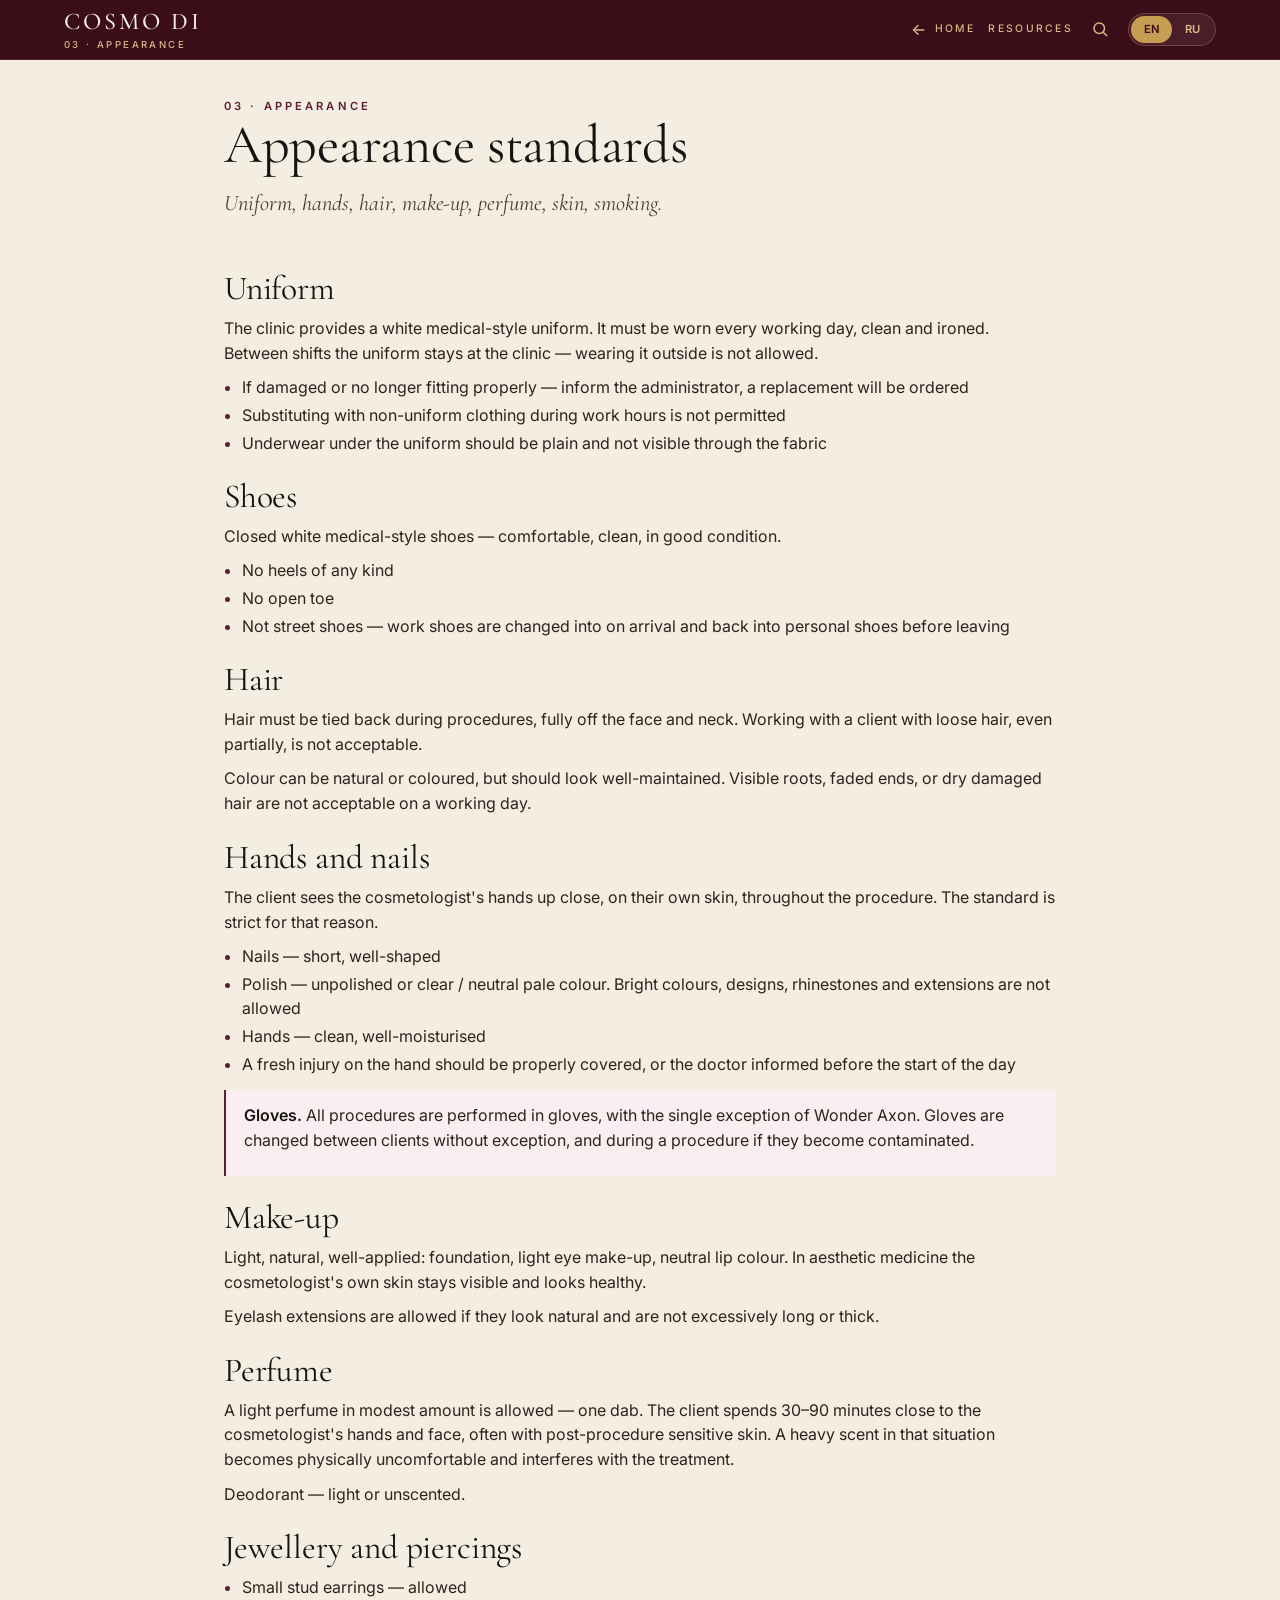
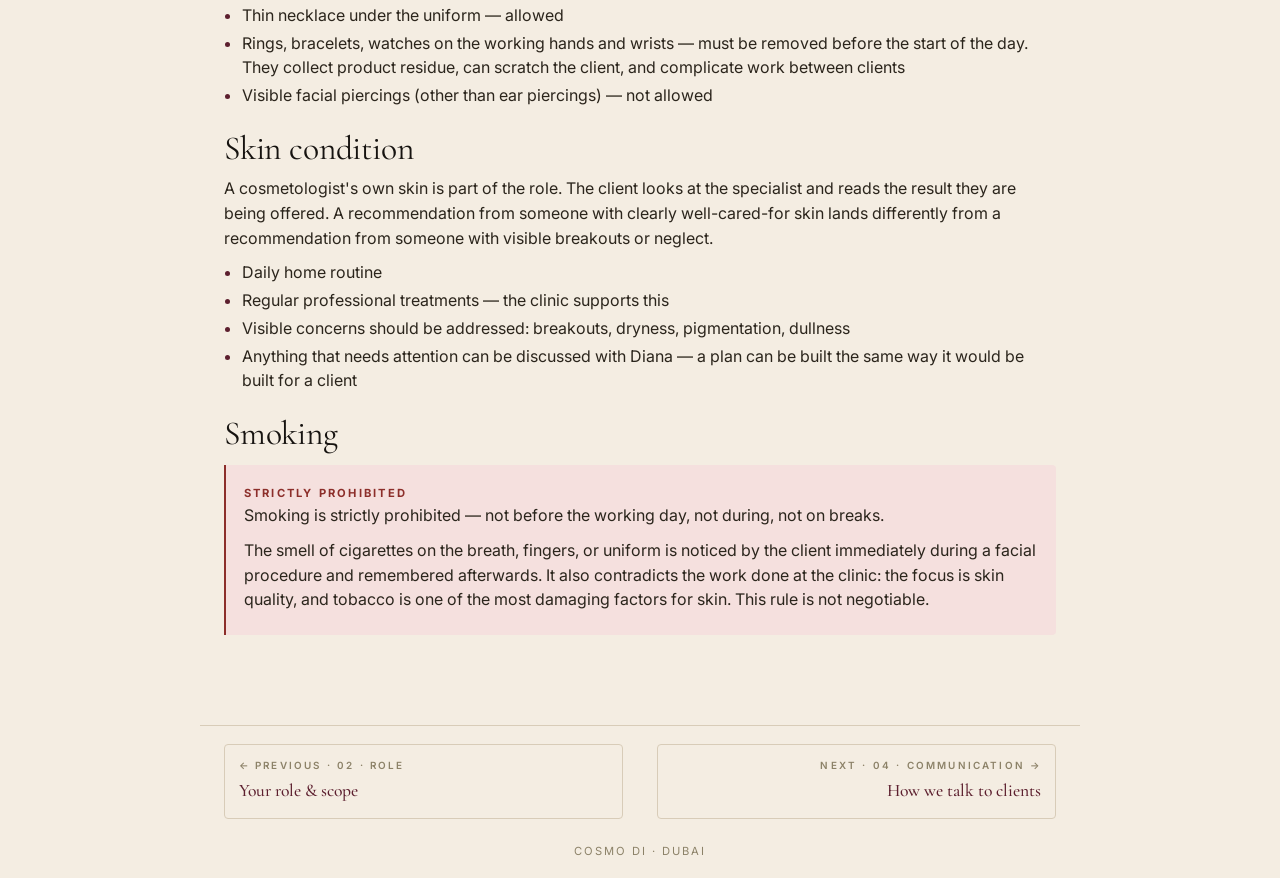
<file: 03-appearance.html>
<!DOCTYPE html>
<html lang="en">
<head>
  <meta charset="UTF-8">
  <meta name="viewport" content="width=device-width, initial-scale=1.0">
  <title>Appearance standards — Cosmo Di Onboarding</title>
  <link rel="stylesheet" href="styles.css">
</head>
<body>

  <header class="topbar">
    <div class="topbar-inner">
      <a href="index.html" class="brand">
        <span class="brand-text">Cosmo Di</span>
        <span class="brand-sub lang-en">03 · Appearance</span>
        <span class="brand-sub lang-ru">03 · Внешний вид</span>
      </a>
      <div class="topbar-right">
        <a href="index.html" class="back-link">
          <span class="lang-en">Home</span>
          <span class="lang-ru">Главная</span>
        </a>
        <a href="resources.html" class="resources-link">
          <span class="lang-en">Resources</span>
          <span class="lang-ru">Ресурсы</span>
        </a>
        <button class="site-search-trigger" aria-label="Search">
          <svg width="18" height="18" viewBox="0 0 24 24" fill="none" stroke="currentColor" stroke-width="2" stroke-linecap="round" stroke-linejoin="round">
            <circle cx="11" cy="11" r="7"/>
            <line x1="21" y1="21" x2="16.65" y2="16.65"/>
          </svg>
        </button>
        <div class="lang-switch">
          <button class="lang-btn" data-lang="en">EN</button>
          <button class="lang-btn" data-lang="ru">RU</button>
        </div>
      </div>
    </div>
  </header>

  <div class="page">

    <section class="hero">
      <span class="hero-eyebrow lang-en">03 · Appearance</span>
      <span class="hero-eyebrow lang-ru">03 · Внешний вид</span>
      <h1 class="lang-en">Appearance standards</h1>
      <h1 class="lang-ru">Стандарты внешнего вида</h1>
      <p class="hero-lead lang-en">Uniform, hands, hair, make-up, perfume, skin, smoking.</p>
      <p class="hero-lead lang-ru">Форма, руки, волосы, макияж, парфюм, кожа, курение.</p>
    </section>

    <main>

      <h2 class="lang-en">Uniform</h2>
      <h2 class="lang-ru">Форма</h2>

      <div class="lang-en">
        <p>The clinic provides a white medical-style uniform. It must be worn every working day, clean and ironed. Between shifts the uniform stays at the clinic — wearing it outside is not allowed.</p>
        <ul>
          <li>If damaged or no longer fitting properly — inform the administrator, a replacement will be ordered</li>
          <li>Substituting with non-uniform clothing during work hours is not permitted</li>
          <li>Underwear under the uniform should be plain and not visible through the fabric</li>
        </ul>
      </div>

      <div class="lang-ru">
        <p>Клиника предоставляет белую форму медицинского типа. Её необходимо носить каждый рабочий день — чистой и выглаженной. Между сменами форма остаётся в клинике, на улицу выходить в ней нельзя.</p>
        <ul>
          <li>Если повреждена или больше не подходит по размеру — сообщить администратору, будет заказана замена</li>
          <li>Заменять её обычной одеждой в рабочее время не разрешается</li>
          <li>Бельё под формой должно быть однотонным и не просвечивать через ткань</li>
        </ul>
      </div>


      <h2 class="lang-en">Shoes</h2>
      <h2 class="lang-ru">Обувь</h2>

      <div class="lang-en">
        <p>Closed white medical-style shoes — comfortable, clean, in good condition.</p>
        <ul>
          <li>No heels of any kind</li>
          <li>No open toe</li>
          <li>Not street shoes — work shoes are changed into on arrival and back into personal shoes before leaving</li>
        </ul>
      </div>

      <div class="lang-ru">
        <p>Закрытая белая обувь медицинского типа — удобная, чистая, в хорошем состоянии.</p>
        <ul>
          <li>Без каблуков любого вида</li>
          <li>Без открытого носа</li>
          <li>Не уличная — рабочая обувь надевается по приходе, перед уходом надевается обратно своя</li>
        </ul>
      </div>


      <h2 class="lang-en">Hair</h2>
      <h2 class="lang-ru">Волосы</h2>

      <div class="lang-en">
        <p>Hair must be tied back during procedures, fully off the face and neck. Working with a client with loose hair, even partially, is not acceptable.</p>
        <p>Colour can be natural or coloured, but should look well-maintained. Visible roots, faded ends, or dry damaged hair are not acceptable on a working day.</p>
      </div>

      <div class="lang-ru">
        <p>Во время процедур волосы должны быть собраны, полностью убраны с лица и шеи. Работать с клиентом с распущенными волосами, даже частично, нельзя.</p>
        <p>Цвет может быть натуральным или окрашенным, но волосы должны выглядеть ухоженно. Отросшие корни, выцветшие концы и сухие повреждённые волосы в рабочий день недопустимы.</p>
      </div>


      <h2 class="lang-en">Hands and nails</h2>
      <h2 class="lang-ru">Руки и ногти</h2>

      <div class="lang-en">
        <p>The client sees the cosmetologist's hands up close, on their own skin, throughout the procedure. The standard is strict for that reason.</p>
        <ul>
          <li>Nails — short, well-shaped</li>
          <li>Polish — unpolished or clear / neutral pale colour. Bright colours, designs, rhinestones and extensions are not allowed</li>
          <li>Hands — clean, well-moisturised</li>
          <li>A fresh injury on the hand should be properly covered, or the doctor informed before the start of the day</li>
        </ul>
      </div>

      <div class="lang-ru">
        <p>Клиент видит руки косметолога вблизи, на собственной коже, всю процедуру. Поэтому стандарт строгий.</p>
        <ul>
          <li>Ногти — короткие, аккуратной формы</li>
          <li>Покрытие — без покрытия или прозрачное / нейтральное светлое. Яркие цвета, дизайны, стразы и наращивание не разрешены</li>
          <li>Руки — чистые, хорошо увлажнённые</li>
          <li>Свежую травму на руке необходимо аккуратно закрыть либо сообщить врачу до начала рабочего дня</li>
        </ul>
      </div>

      <div class="callout">
        <p class="lang-en"><strong>Gloves.</strong> All procedures are performed in gloves, with the single exception of Wonder Axon. Gloves are changed between clients without exception, and during a procedure if they become contaminated.</p>
        <p class="lang-ru"><strong>Перчатки.</strong> Все процедуры выполняются в перчатках, за единственным исключением — Wonder Axon. Перчатки меняются между клиентами без исключений и во время процедуры, если они загрязнились.</p>
      </div>


      <h2 class="lang-en">Make-up</h2>
      <h2 class="lang-ru">Макияж</h2>

      <div class="lang-en">
        <p>Light, natural, well-applied: foundation, light eye make-up, neutral lip colour. In aesthetic medicine the cosmetologist's own skin stays visible and looks healthy.</p>
        <p>Eyelash extensions are allowed if they look natural and are not excessively long or thick.</p>
      </div>

      <div class="lang-ru">
        <p>Лёгкий, натуральный, аккуратный: тон, лёгкий макияж глаз, нейтральная помада. В эстетической медицине собственная кожа косметолога остаётся видимой и выглядит здорово.</p>
        <p>Наращенные ресницы допустимы, если выглядят натурально и не чрезмерно длинные или объёмные.</p>
      </div>


      <h2 class="lang-en">Perfume</h2>
      <h2 class="lang-ru">Парфюм</h2>

      <div class="lang-en">
        <p>A light perfume in modest amount is allowed — one dab. The client spends 30–90 minutes close to the cosmetologist's hands and face, often with post-procedure sensitive skin. A heavy scent in that situation becomes physically uncomfortable and interferes with the treatment.</p>
        <p>Deodorant — light or unscented.</p>
      </div>

      <div class="lang-ru">
        <p>Лёгкий парфюм в умеренном количестве разрешён — одна капля. Клиент проводит 30–90 минут рядом с руками и лицом косметолога, часто с чувствительной кожей после процедуры. Сильный запах в такой ситуации становится физически некомфортным и мешает процедуре.</p>
        <p>Дезодорант — лёгкий или без запаха.</p>
      </div>


      <h2 class="lang-en">Jewellery and piercings</h2>
      <h2 class="lang-ru">Украшения и пирсинг</h2>

      <div class="lang-en">
        <ul>
          <li>Small stud earrings — allowed</li>
          <li>Thin necklace under the uniform — allowed</li>
          <li>Rings, bracelets, watches on the working hands and wrists — must be removed before the start of the day. They collect product residue, can scratch the client, and complicate work between clients</li>
          <li>Visible facial piercings (other than ear piercings) — not allowed</li>
        </ul>
      </div>

      <div class="lang-ru">
        <ul>
          <li>Маленькие серьги-гвоздики — разрешены</li>
          <li>Тонкая цепочка под формой — разрешена</li>
          <li>Кольца, браслеты, часы на рабочих руках и запястьях — необходимо снимать до начала рабочего дня. На них собираются остатки средств, ими можно поцарапать клиента, и они усложняют работу между клиентами</li>
          <li>Видимый пирсинг на лице (кроме пирсинга ушей) — не разрешён</li>
        </ul>
      </div>


      <h2 class="lang-en">Skin condition</h2>
      <h2 class="lang-ru">Состояние кожи</h2>

      <div class="lang-en">
        <p>A cosmetologist's own skin is part of the role. The client looks at the specialist and reads the result they are being offered. A recommendation from someone with clearly well-cared-for skin lands differently from a recommendation from someone with visible breakouts or neglect.</p>
        <ul>
          <li>Daily home routine</li>
          <li>Regular professional treatments — the clinic supports this</li>
          <li>Visible concerns should be addressed: breakouts, dryness, pigmentation, dullness</li>
          <li>Anything that needs attention can be discussed with Diana — a plan can be built the same way it would be built for a client</li>
        </ul>
      </div>

      <div class="lang-ru">
        <p>Собственная кожа косметолога — часть роли. Клиент смотрит на специалиста и считывает результат, который ему предлагают. Рекомендация от человека с явно ухоженной кожей звучит иначе, чем рекомендация от человека с видимыми высыпаниями или запущенной кожей.</p>
        <ul>
          <li>Ежедневный домашний уход</li>
          <li>Регулярные профессиональные процедуры — клиника это поддерживает</li>
          <li>Видимые проблемы нужно прорабатывать: высыпания, сухость, пигментацию, тусклость</li>
          <li>Всё, что требует внимания, можно обсудить с Дианой — план строится так же, как он строился бы для клиента</li>
        </ul>
      </div>


      <h2 class="lang-en">Smoking</h2>
      <h2 class="lang-ru">Курение</h2>

      <div class="callout callout-danger">
        <span class="callout-title lang-en">Strictly prohibited</span>
        <span class="callout-title lang-ru">Строго запрещено</span>
        <p class="lang-en">Smoking is strictly prohibited — not before the working day, not during, not on breaks.</p>
        <p class="lang-en">The smell of cigarettes on the breath, fingers, or uniform is noticed by the client immediately during a facial procedure and remembered afterwards. It also contradicts the work done at the clinic: the focus is skin quality, and tobacco is one of the most damaging factors for skin. This rule is not negotiable.</p>
        <p class="lang-ru">Курение строго запрещено — ни до рабочего дня, ни во время, ни в перерывах.</p>
        <p class="lang-ru">Запах сигарет на дыхании, на пальцах или на форме клиент замечает мгновенно во время процедуры на лице и запоминает. Кроме того, это противоречит тому, чем занимается клиника: фокус на качество кожи, а табак — один из самых разрушительных факторов для неё. Это правило не обсуждается.</p>
      </div>

    </main>

    <nav class="section-nav">
        <a class="section-nav-link prev" href="02-role.html">
          <div class="section-nav-label lang-en">← Previous · 02 · Role</div>
          <div class="section-nav-label lang-ru">← Предыдущий · 02 · Роль</div>
          <div class="section-nav-title lang-en">Your role & scope</div>
          <div class="section-nav-title lang-ru">Роль и границы</div>
        </a>
        <a class="section-nav-link next" href="04-communication.html">
          <div class="section-nav-label lang-en">Next · 04 · Communication →</div>
          <div class="section-nav-label lang-ru">Дальше · 04 · Общение →</div>
          <div class="section-nav-title lang-en">How we talk to clients</div>
          <div class="section-nav-title lang-ru">Как мы говорим с клиентом</div>
        </a>
    </nav>

    <p class="footer-note-light">Cosmo Di · Dubai</p>

  </div>

  <div class="site-search-overlay">
    <div class="site-search-panel">
      <div class="site-search-bar">
        <svg class="site-search-bar-icon" width="18" height="18" viewBox="0 0 24 24" fill="none" stroke="currentColor" stroke-width="2" stroke-linecap="round" stroke-linejoin="round">
          <circle cx="11" cy="11" r="7"/>
          <line x1="21" y1="21" x2="16.65" y2="16.65"/>
        </svg>
        <input type="text" class="site-search-input" placeholder="Search the handbook…">
        <button class="site-search-close">ESC</button>
      </div>
      <p class="site-search-hint lang-en">Type at least 2 letters · Cmd/Ctrl + K to open</p>
      <p class="site-search-hint lang-ru">Минимум 2 буквы · Cmd/Ctrl + K чтобы открыть</p>
      <div class="site-search-results"></div>
    </div>
  </div>

  <script src="script.js"></script>
</body>
</html>
</file>
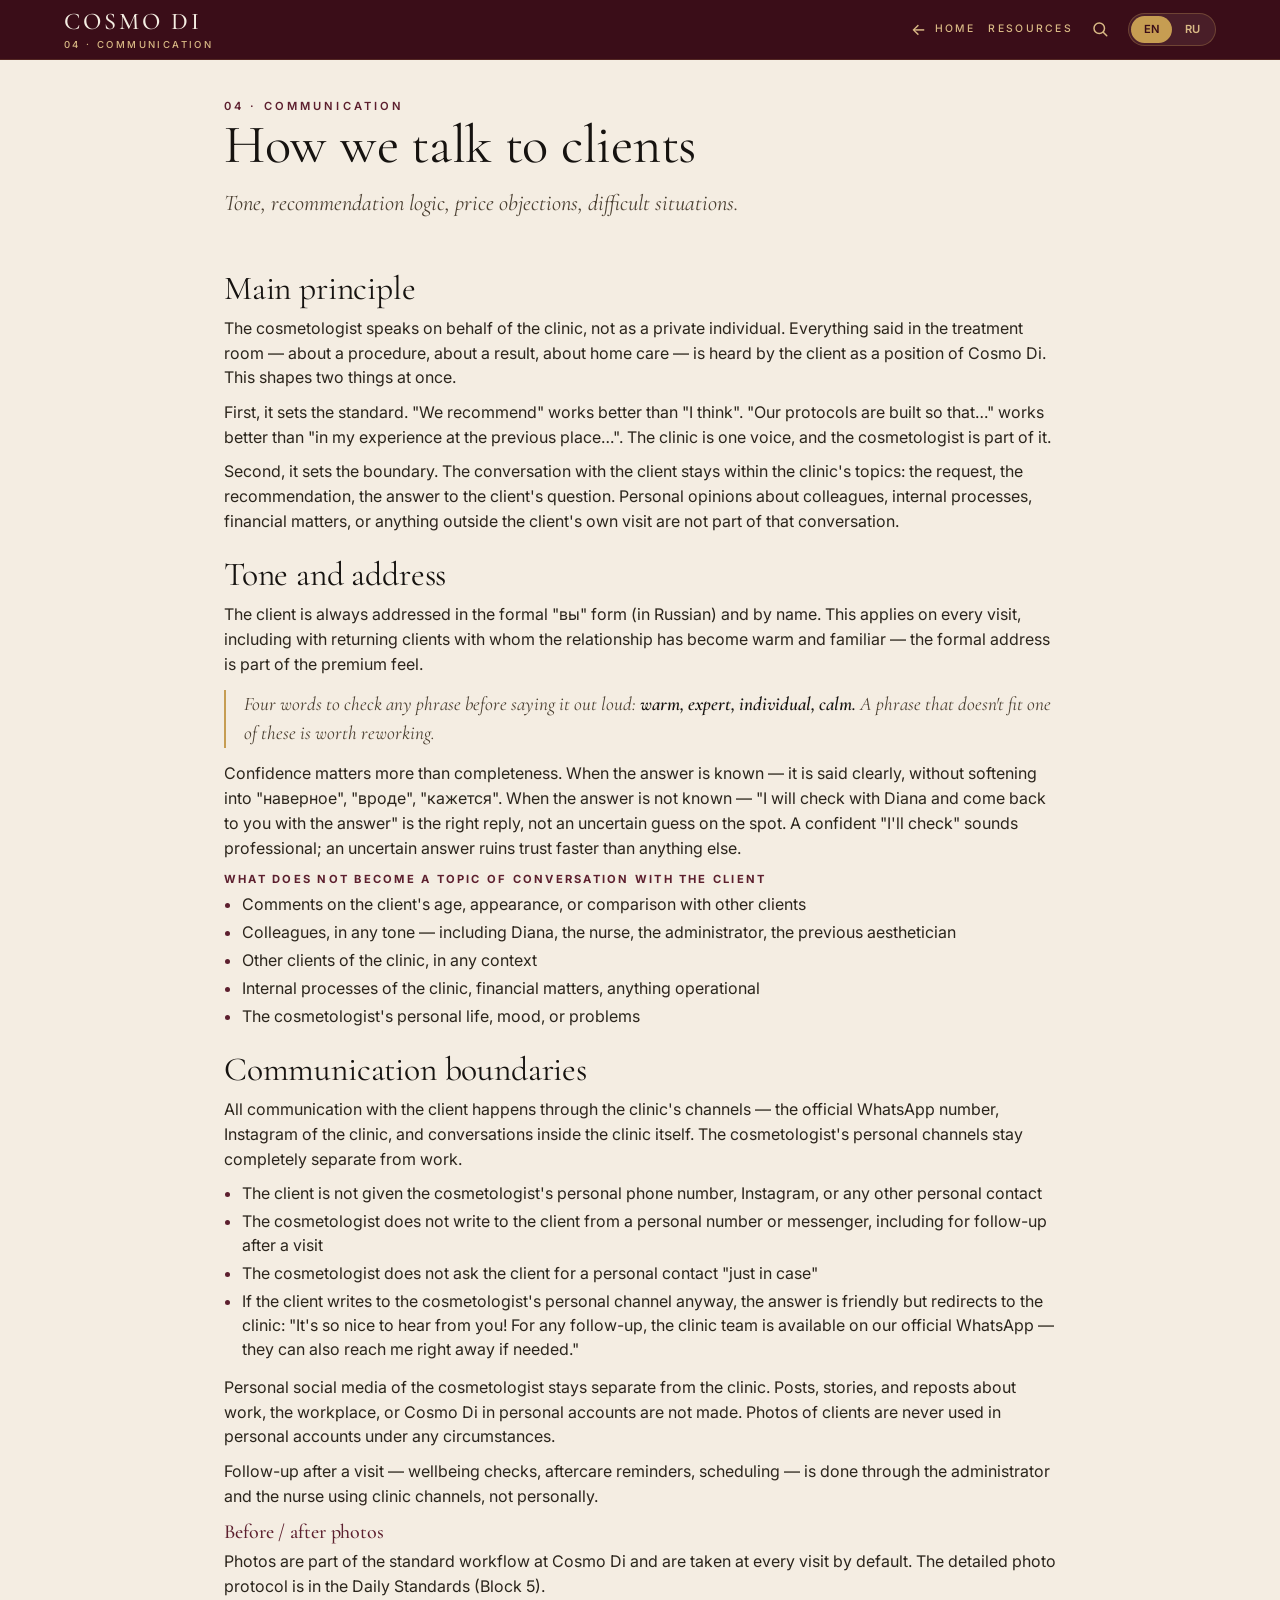
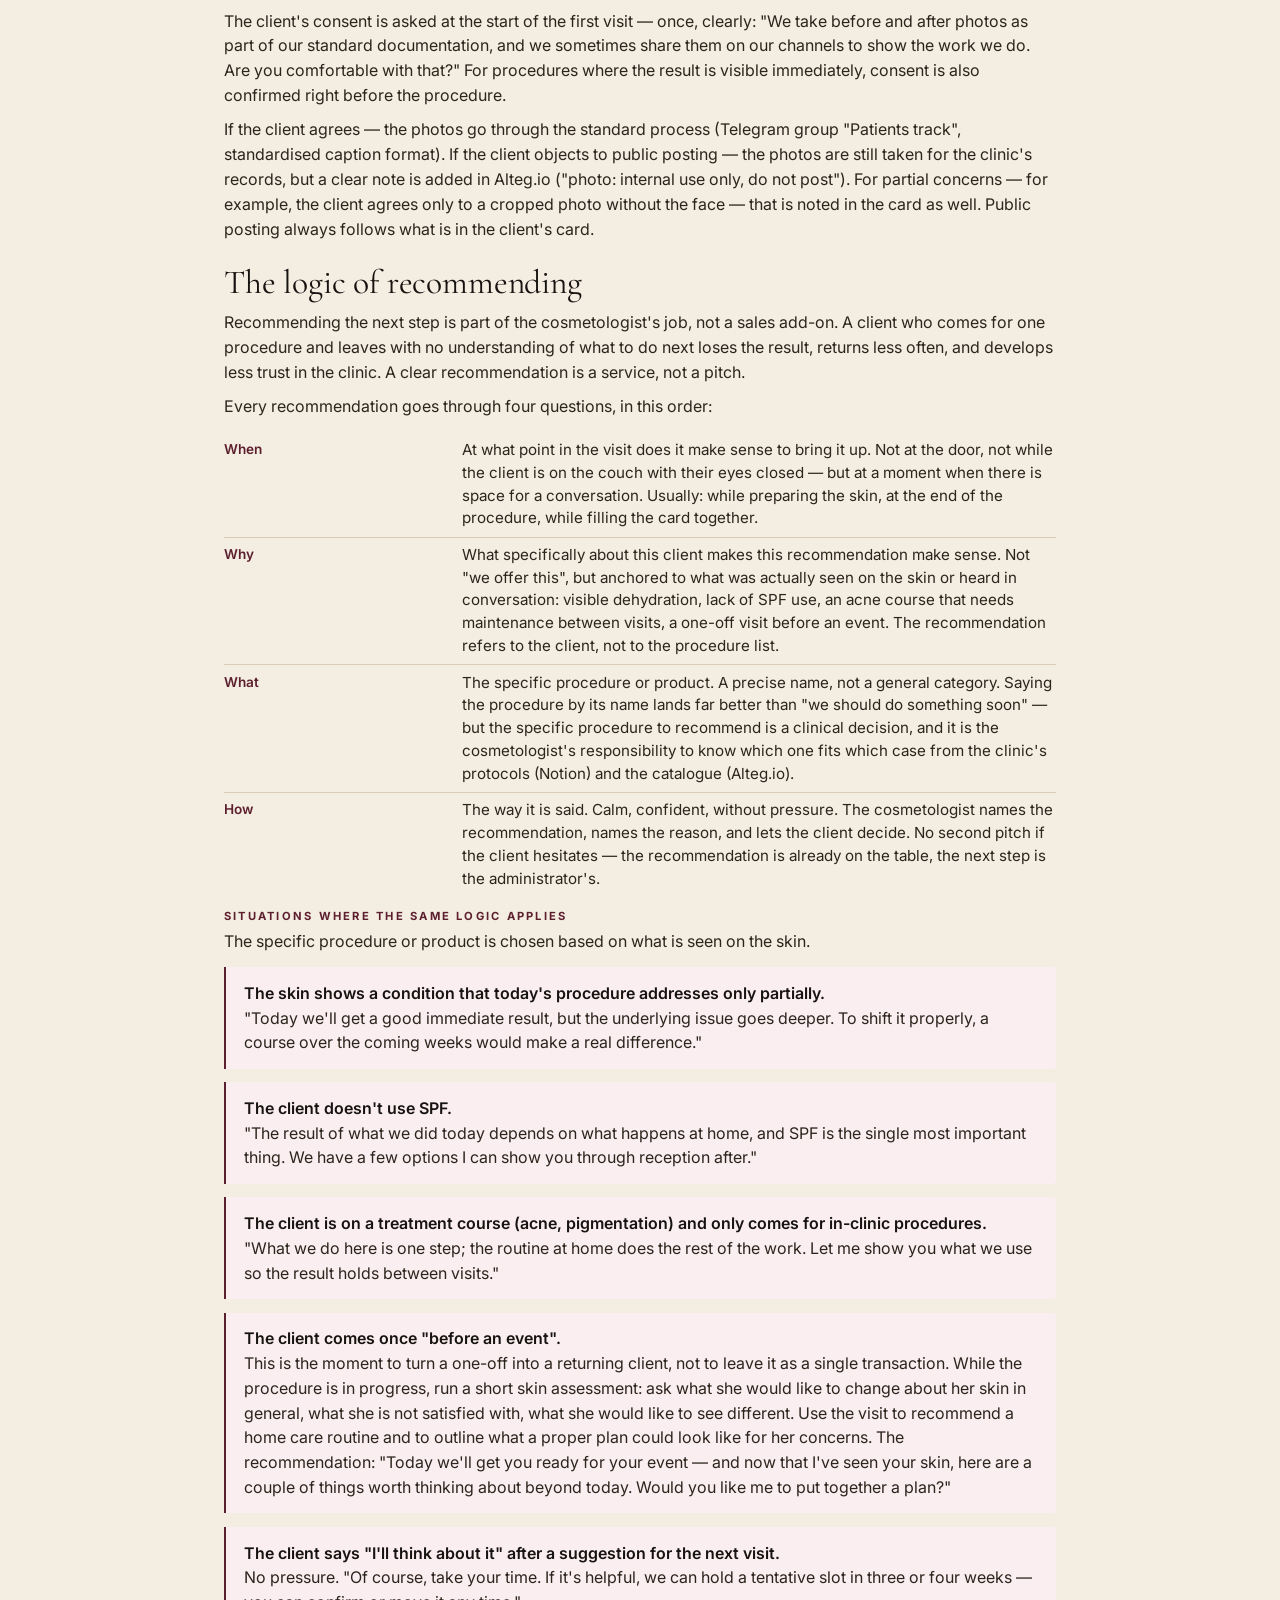
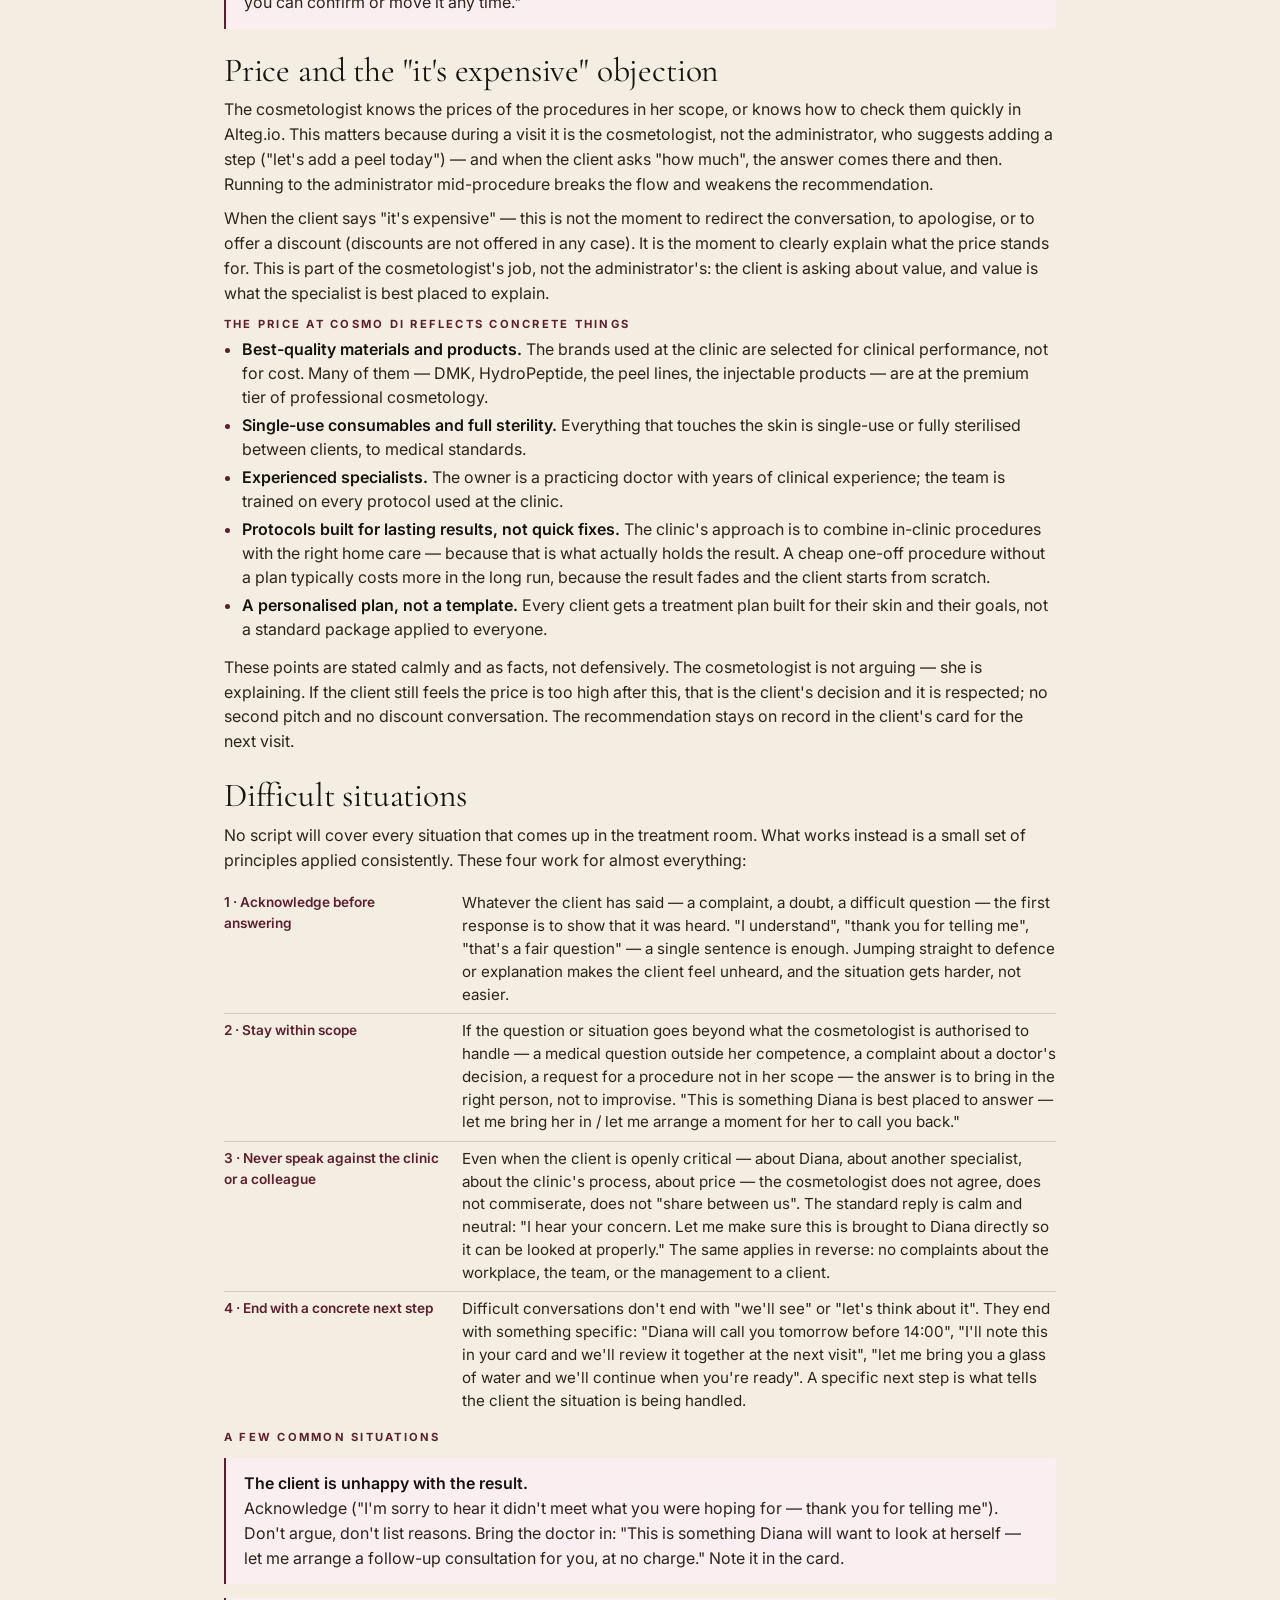
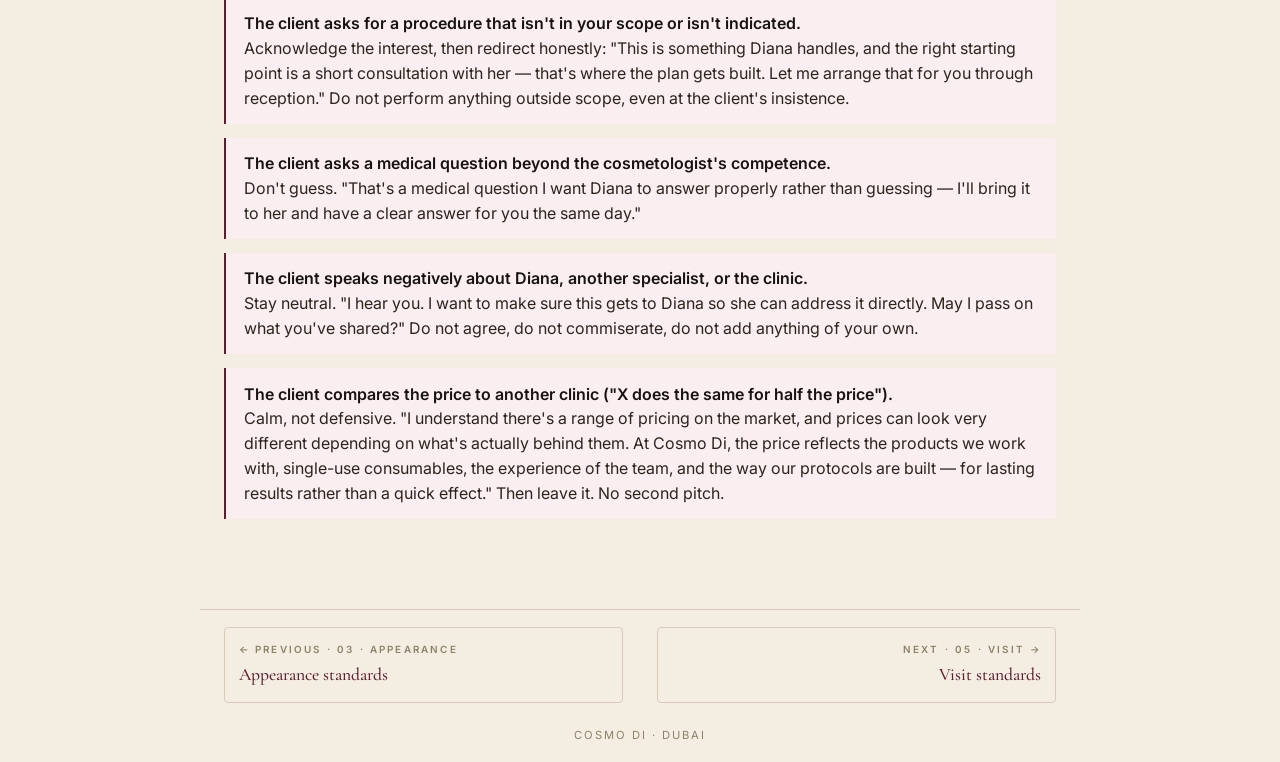
<file: 04-communication.html>
<!DOCTYPE html>
<html lang="en">
<head>
  <meta charset="UTF-8">
  <meta name="viewport" content="width=device-width, initial-scale=1.0">
  <title>How we talk to clients — Cosmo Di Onboarding</title>
  <link rel="stylesheet" href="styles.css">
</head>
<body>

  <header class="topbar">
    <div class="topbar-inner">
      <a href="index.html" class="brand">
        <span class="brand-text">Cosmo Di</span>
        <span class="brand-sub lang-en">04 · Communication</span>
        <span class="brand-sub lang-ru">04 · Общение</span>
      </a>
      <div class="topbar-right">
        <a href="index.html" class="back-link">
          <span class="lang-en">Home</span>
          <span class="lang-ru">Главная</span>
        </a>
        <a href="resources.html" class="resources-link">
          <span class="lang-en">Resources</span>
          <span class="lang-ru">Ресурсы</span>
        </a>
        <button class="site-search-trigger" aria-label="Search">
          <svg width="18" height="18" viewBox="0 0 24 24" fill="none" stroke="currentColor" stroke-width="2" stroke-linecap="round" stroke-linejoin="round">
            <circle cx="11" cy="11" r="7"/>
            <line x1="21" y1="21" x2="16.65" y2="16.65"/>
          </svg>
        </button>
        <div class="lang-switch">
          <button class="lang-btn" data-lang="en">EN</button>
          <button class="lang-btn" data-lang="ru">RU</button>
        </div>
      </div>
    </div>
  </header>

  <div class="page">

    <section class="hero">
      <span class="hero-eyebrow lang-en">04 · Communication</span>
      <span class="hero-eyebrow lang-ru">04 · Общение</span>
      <h1 class="lang-en">How we talk to clients</h1>
      <h1 class="lang-ru">Как мы говорим с клиентом</h1>
      <p class="hero-lead lang-en">Tone, recommendation logic, price objections, difficult situations.</p>
      <p class="hero-lead lang-ru">Тон, логика рекомендаций, возражения по цене, сложные ситуации.</p>
    </section>

    <main>

      <h2 class="lang-en">Main principle</h2>
      <h2 class="lang-ru">Главный принцип</h2>

      <div class="lang-en">
        <p>The cosmetologist speaks on behalf of the clinic, not as a private individual. Everything said in the treatment room — about a procedure, about a result, about home care — is heard by the client as a position of Cosmo Di. This shapes two things at once.</p>
        <p>First, it sets the standard. "We recommend" works better than "I think". "Our protocols are built so that…" works better than "in my experience at the previous place…". The clinic is one voice, and the cosmetologist is part of it.</p>
        <p>Second, it sets the boundary. The conversation with the client stays within the clinic's topics: the request, the recommendation, the answer to the client's question. Personal opinions about colleagues, internal processes, financial matters, or anything outside the client's own visit are not part of that conversation.</p>
      </div>

      <div class="lang-ru">
        <p>Косметолог говорит от лица клиники, а не как частное лицо. Всё, что сказано в кабинете — о процедуре, о результате, о домашнем уходе — клиент слышит как позицию Cosmo Di. Это сразу задаёт две вещи.</p>
        <p>Во-первых, задаёт стандарт. «Мы рекомендуем» работает лучше, чем «я думаю». «Наши протоколы построены так, чтобы…» работает лучше, чем «по моему опыту на прошлом месте работы…». Клиника — это один голос, и косметолог — его часть.</p>
        <p>Во-вторых, задаёт границу. Разговор с клиентом остаётся в темах клиники: запрос клиента, рекомендация, ответ на вопрос клиента. Личные мнения о коллегах, внутренние процессы клиники, финансовые вопросы или что-либо вне визита самого клиента — это не предмет разговора.</p>
      </div>


      <h2 class="lang-en">Tone and address</h2>
      <h2 class="lang-ru">Тон и обращение</h2>

      <div class="lang-en">
        <p>The client is always addressed in the formal "вы" form (in Russian) and by name. This applies on every visit, including with returning clients with whom the relationship has become warm and familiar — the formal address is part of the premium feel.</p>
      </div>

      <div class="lang-ru">
        <p>К клиенту всегда обращаются на «вы» и по имени. Это правило не зависит от визита: даже с постоянным клиентом, с которым отношения стали тёплыми и привычными, обращение на «вы» сохраняется — это часть премиум-ощущения.</p>
      </div>

      <blockquote class="lang-en">Four words to check any phrase before saying it out loud: <strong>warm, expert, individual, calm.</strong> A phrase that doesn't fit one of these is worth reworking.</blockquote>
      <blockquote class="lang-ru">Четыре слова, по которым проверяется любая фраза перед тем, как она прозвучит: <strong>тёплый, экспертный, индивидуальный, спокойный.</strong> Фраза, которая не попадает ни в одно из этих четырёх, требует переформулировки.</blockquote>

      <div class="lang-en">
        <p>Confidence matters more than completeness. When the answer is known — it is said clearly, without softening into "наверное", "вроде", "кажется". When the answer is not known — "I will check with Diana and come back to you with the answer" is the right reply, not an uncertain guess on the spot. A confident "I'll check" sounds professional; an uncertain answer ruins trust faster than anything else.</p>

        <h4>What does not become a topic of conversation with the client</h4>
        <ul>
          <li>Comments on the client's age, appearance, or comparison with other clients</li>
          <li>Colleagues, in any tone — including Diana, the nurse, the administrator, the previous aesthetician</li>
          <li>Other clients of the clinic, in any context</li>
          <li>Internal processes of the clinic, financial matters, anything operational</li>
          <li>The cosmetologist's personal life, mood, or problems</li>
        </ul>
      </div>

      <div class="lang-ru">
        <p>Уверенность важнее полноты. Когда ответ известен — он произносится чётко, без смягчения на «наверное», «вроде», «кажется». Когда ответ неизвестен — «я уточню у Дианы и вернусь к вам с ответом» — это правильная реакция, а не попытка угадать на ходу. Уверенное «я уточню» звучит профессионально; неуверенный ответ убивает доверие быстрее, чем что-либо ещё.</p>

        <h4>Что не становится темой разговора с клиентом</h4>
        <ul>
          <li>Комментарии о возрасте клиента, его внешности или сравнении с другими клиентами</li>
          <li>Коллеги, в любой интонации — включая Диану, медсестру, администратора, предыдущего эстетиста</li>
          <li>Другие клиенты клиники, в любом контексте</li>
          <li>Внутренние процессы клиники, финансовые вопросы, любые операционные темы</li>
          <li>Личная жизнь, настроение или проблемы самого косметолога</li>
        </ul>
      </div>


      <h2 class="lang-en">Communication boundaries</h2>
      <h2 class="lang-ru">Границы коммуникации с клиентом</h2>

      <div class="lang-en">
        <p>All communication with the client happens through the clinic's channels — the official WhatsApp number, Instagram of the clinic, and conversations inside the clinic itself. The cosmetologist's personal channels stay completely separate from work.</p>
        <ul>
          <li>The client is not given the cosmetologist's personal phone number, Instagram, or any other personal contact</li>
          <li>The cosmetologist does not write to the client from a personal number or messenger, including for follow-up after a visit</li>
          <li>The cosmetologist does not ask the client for a personal contact "just in case"</li>
          <li>If the client writes to the cosmetologist's personal channel anyway, the answer is friendly but redirects to the clinic: "It's so nice to hear from you! For any follow-up, the clinic team is available on our official WhatsApp — they can also reach me right away if needed."</li>
        </ul>
        <p>Personal social media of the cosmetologist stays separate from the clinic. Posts, stories, and reposts about work, the workplace, or Cosmo Di in personal accounts are not made. Photos of clients are never used in personal accounts under any circumstances.</p>
        <p>Follow-up after a visit — wellbeing checks, aftercare reminders, scheduling — is done through the administrator and the nurse using clinic channels, not personally.</p>

        <h3>Before / after photos</h3>
        <p>Photos are part of the standard workflow at Cosmo Di and are taken at every visit by default. The detailed photo protocol is in the Daily Standards (Block 5).</p>
        <p>The client's consent is asked at the start of the first visit — once, clearly: "We take before and after photos as part of our standard documentation, and we sometimes share them on our channels to show the work we do. Are you comfortable with that?" For procedures where the result is visible immediately, consent is also confirmed right before the procedure.</p>
        <p>If the client agrees — the photos go through the standard process (Telegram group "Patients track", standardised caption format). If the client objects to public posting — the photos are still taken for the clinic's records, but a clear note is added in Alteg.io ("photo: internal use only, do not post"). For partial concerns — for example, the client agrees only to a cropped photo without the face — that is noted in the card as well. Public posting always follows what is in the client's card.</p>
      </div>

      <div class="lang-ru">
        <p>Вся коммуникация с клиентом идёт через каналы клиники — официальный WhatsApp, Instagram клиники и разговор в самой клинике. Личные каналы косметолога остаются полностью отделены от работы.</p>
        <ul>
          <li>Клиенту не даётся личный номер косметолога, личный Instagram или любой другой личный контакт</li>
          <li>Косметолог не пишет клиенту с личного номера или мессенджера, в том числе для follow-up после визита</li>
          <li>Косметолог не просит у клиента личный контакт «на всякий случай»</li>
          <li>Если клиент всё же написал в личный канал, ответ доброжелательный, но переводит коммуникацию в клинику: «Очень приятно, что вы написали! По любому follow-up удобнее обращаться в наш официальный WhatsApp — команда клиники сможет всё решить и при необходимости передать мне сразу.»</li>
        </ul>
        <p>Личные соцсети косметолога остаются отделены от клиники. Посты, stories и репосты о работе, рабочем месте или Cosmo Di в личных аккаунтах не делаются. Фотографии клиентов не используются в личных аккаунтах ни при каких обстоятельствах.</p>
        <p>Follow-up после визита — wellbeing-сообщения, напоминания по aftercare, запись — идут через администратора и медсестру по каналам клиники, не лично.</p>

        <h3>Фото до / после</h3>
        <p>Фото — часть стандартного workflow в Cosmo Di и делаются на каждом визите по умолчанию. Детальный протокол по фото — в Daily Standards (Блок 5).</p>
        <p>Согласие клиента запрашивается в начале первого визита — один раз, чётко: «Мы делаем фото до и после в рамках нашей стандартной документации и иногда публикуем их на наших каналах, чтобы показывать результат работы. Вам комфортно с этим?» Для процедур с моментальным результатом согласие подтверждается также непосредственно перед процедурой.</p>
        <p>Если клиент согласен — фото идут по стандартному процессу (Telegram-группа «Patients track», стандартный формат подписи). Если клиент против публикации — фото всё равно делаются для архива клиники, но в Alteg.io ставится чёткая пометка («фото: только внутреннее использование, не публиковать»). Для частичных пожеланий — например, клиент согласен только на обрезанное фото без лица — это также фиксируется в карте. Публикация всегда идёт по тому, что записано в карте клиента.</p>
      </div>


      <h2 class="lang-en">The logic of recommending</h2>
      <h2 class="lang-ru">Логика рекомендаций</h2>

      <div class="lang-en">
        <p>Recommending the next step is part of the cosmetologist's job, not a sales add-on. A client who comes for one procedure and leaves with no understanding of what to do next loses the result, returns less often, and develops less trust in the clinic. A clear recommendation is a service, not a pitch.</p>
        <p>Every recommendation goes through four questions, in this order:</p>

        <div class="kv-list">
          <div class="kv-row">
            <div class="kv-key">When</div>
            <div class="kv-val">At what point in the visit does it make sense to bring it up. Not at the door, not while the client is on the couch with their eyes closed — but at a moment when there is space for a conversation. Usually: while preparing the skin, at the end of the procedure, while filling the card together.</div>
          </div>
          <div class="kv-row">
            <div class="kv-key">Why</div>
            <div class="kv-val">What specifically about this client makes this recommendation make sense. Not "we offer this", but anchored to what was actually seen on the skin or heard in conversation: visible dehydration, lack of SPF use, an acne course that needs maintenance between visits, a one-off visit before an event. The recommendation refers to the client, not to the procedure list.</div>
          </div>
          <div class="kv-row">
            <div class="kv-key">What</div>
            <div class="kv-val">The specific procedure or product. A precise name, not a general category. Saying the procedure by its name lands far better than "we should do something soon" — but the specific procedure to recommend is a clinical decision, and it is the cosmetologist's responsibility to know which one fits which case from the clinic's protocols (Notion) and the catalogue (Alteg.io).</div>
          </div>
          <div class="kv-row">
            <div class="kv-key">How</div>
            <div class="kv-val">The way it is said. Calm, confident, without pressure. The cosmetologist names the recommendation, names the reason, and lets the client decide. No second pitch if the client hesitates — the recommendation is already on the table, the next step is the administrator's.</div>
          </div>
        </div>

        <h4>Situations where the same logic applies</h4>
        <p>The specific procedure or product is chosen based on what is seen on the skin.</p>

        <div class="callout">
          <strong>The skin shows a condition that today's procedure addresses only partially.</strong>
          <p>"Today we'll get a good immediate result, but the underlying issue goes deeper. To shift it properly, a course over the coming weeks would make a real difference."</p>
        </div>

        <div class="callout">
          <strong>The client doesn't use SPF.</strong>
          <p>"The result of what we did today depends on what happens at home, and SPF is the single most important thing. We have a few options I can show you through reception after."</p>
        </div>

        <div class="callout">
          <strong>The client is on a treatment course (acne, pigmentation) and only comes for in-clinic procedures.</strong>
          <p>"What we do here is one step; the routine at home does the rest of the work. Let me show you what we use so the result holds between visits."</p>
        </div>

        <div class="callout">
          <strong>The client comes once "before an event".</strong>
          <p>This is the moment to turn a one-off into a returning client, not to leave it as a single transaction. While the procedure is in progress, run a short skin assessment: ask what she would like to change about her skin in general, what she is not satisfied with, what she would like to see different. Use the visit to recommend a home care routine and to outline what a proper plan could look like for her concerns. The recommendation: "Today we'll get you ready for your event — and now that I've seen your skin, here are a couple of things worth thinking about beyond today. Would you like me to put together a plan?"</p>
        </div>

        <div class="callout">
          <strong>The client says "I'll think about it" after a suggestion for the next visit.</strong>
          <p>No pressure. "Of course, take your time. If it's helpful, we can hold a tentative slot in three or four weeks — you can confirm or move it any time."</p>
        </div>
      </div>

      <div class="lang-ru">
        <p>Рекомендация следующего шага — часть работы косметолога, а не дополнительная продажа. Клиент, который пришёл на одну процедуру и ушёл без понимания, что делать дальше, теряет результат, возвращается реже и доверяет клинике меньше. Чёткая рекомендация — это сервис, а не «впаривание».</p>
        <p>Каждая рекомендация проходит через четыре вопроса, именно в этом порядке:</p>

        <div class="kv-list">
          <div class="kv-row">
            <div class="kv-key">Когда</div>
            <div class="kv-val">В какой момент визита уместно её озвучить. Не у двери, не когда клиент лежит с закрытыми глазами — а в момент, когда есть пространство для разговора. Обычно: при подготовке кожи, ближе к концу процедуры, при заполнении карты.</div>
          </div>
          <div class="kv-row">
            <div class="kv-key">Почему</div>
            <div class="kv-val">Что именно в этом клиенте делает рекомендацию обоснованной. Не «у нас есть такая процедура», а привязка к тому, что реально увидено на коже или услышано в разговоре: видимая обезвоженность, отсутствие SPF, курс лечения акне, который нужно поддерживать между визитами, разовый визит перед событием. Рекомендация апеллирует к клиенту, а не к прайс-листу.</div>
          </div>
          <div class="kv-row">
            <div class="kv-key">Что</div>
            <div class="kv-val">Конкретная процедура или продукт. Точное название, а не общая категория. Назвать процедуру по имени работает в разы лучше, чем «нужно что-то сделать в ближайшее время» — но какая именно процедура подходит, это клиническое решение, и в обязанности косметолога входит знать, что из протоколов клиники (Notion) и каталога (Alteg.io) подходит под конкретный случай.</div>
          </div>
          <div class="kv-row">
            <div class="kv-key">Как</div>
            <div class="kv-val">Каким тоном это произносится. Спокойно, уверенно, без давления. Косметолог называет рекомендацию, называет причину и оставляет решение клиенту. Никакого «второго захода», если клиент колеблется — рекомендация уже на столе, следующий шаг за администратором.</div>
          </div>
        </div>

        <h4>Ситуации, в которых работает эта логика</h4>
        <p>Конкретная процедура или продукт выбираются по тому, что видно на коже.</p>

        <div class="callout">
          <strong>Кожа показывает состояние, на которое сегодняшняя процедура повлияла только частично.</strong>
          <p>«Сегодня мы получим хороший немедленный результат, но проблема, которую мы видим, лежит глубже. Чтобы её действительно сдвинуть, имеет смысл курс на ближайшие недели.»</p>
        </div>

        <div class="callout">
          <strong>Клиент не пользуется SPF.</strong>
          <p>«Результат того, что мы сделали сегодня, зависит от того, что происходит дома, и SPF — самое важное здесь. У нас есть несколько вариантов, я попрошу администратора показать их после процедуры.»</p>
        </div>

        <div class="callout">
          <strong>Клиент на курсе лечения (акне, пигмент) и приходит только на клинические процедуры.</strong>
          <p>«То, что мы делаем здесь, — это один шаг; домашний уход делает всю остальную работу. Давайте я покажу, что мы используем, чтобы результат удержался между визитами.»</p>
        </div>

        <div class="callout">
          <strong>Клиент пришёл разово «перед событием».</strong>
          <p>Это момент, чтобы превратить разовый визит в регулярного клиента, а не оставить его одной транзакцией. Пока процедура идёт, провести короткую диагностику кожи: спросить, что бы хотелось изменить в коже в принципе, что не устраивает, что хотелось бы видеть иначе. Использовать визит, чтобы порекомендовать домашний уход и наметить, как мог бы выглядеть нормальный план под её запросы. Рекомендация: «Сегодня мы подготовим вашу кожу к событию — и теперь, когда я посмотрела вашу кожу, есть пара вещей, которые имеет смысл обсудить помимо сегодняшнего. Хотите, я наметим план под ваши задачи?»</p>
        </div>

        <div class="callout">
          <strong>Клиент сказал «я подумаю» после предложения о следующем визите.</strong>
          <p>Без давления: «Конечно, не торопитесь. Если будет удобно, мы можем зарезервировать предварительный слот через три-четыре недели — вы сможете подтвердить или перенести его в любой момент.»</p>
        </div>
      </div>


      <h2 class="lang-en">Price and the "it's expensive" objection</h2>
      <h2 class="lang-ru">Цена и возражение «дорого»</h2>

      <div class="lang-en">
        <p>The cosmetologist knows the prices of the procedures in her scope, or knows how to check them quickly in Alteg.io. This matters because during a visit it is the cosmetologist, not the administrator, who suggests adding a step ("let's add a peel today") — and when the client asks "how much", the answer comes there and then. Running to the administrator mid-procedure breaks the flow and weakens the recommendation.</p>
        <p>When the client says "it's expensive" — this is not the moment to redirect the conversation, to apologise, or to offer a discount (discounts are not offered in any case). It is the moment to clearly explain what the price stands for. This is part of the cosmetologist's job, not the administrator's: the client is asking about value, and value is what the specialist is best placed to explain.</p>

        <h4>The price at Cosmo Di reflects concrete things</h4>
        <ul>
          <li><strong>Best-quality materials and products.</strong> The brands used at the clinic are selected for clinical performance, not for cost. Many of them — DMK, HydroPeptide, the peel lines, the injectable products — are at the premium tier of professional cosmetology.</li>
          <li><strong>Single-use consumables and full sterility.</strong> Everything that touches the skin is single-use or fully sterilised between clients, to medical standards.</li>
          <li><strong>Experienced specialists.</strong> The owner is a practicing doctor with years of clinical experience; the team is trained on every protocol used at the clinic.</li>
          <li><strong>Protocols built for lasting results, not quick fixes.</strong> The clinic's approach is to combine in-clinic procedures with the right home care — because that is what actually holds the result. A cheap one-off procedure without a plan typically costs more in the long run, because the result fades and the client starts from scratch.</li>
          <li><strong>A personalised plan, not a template.</strong> Every client gets a treatment plan built for their skin and their goals, not a standard package applied to everyone.</li>
        </ul>
        <p>These points are stated calmly and as facts, not defensively. The cosmetologist is not arguing — she is explaining. If the client still feels the price is too high after this, that is the client's decision and it is respected; no second pitch and no discount conversation. The recommendation stays on record in the client's card for the next visit.</p>
      </div>

      <div class="lang-ru">
        <p>Косметолог знает цены процедур, входящих в её scope, или умеет быстро посмотреть их в Alteg.io. Это важно, потому что во время визита именно косметолог, а не администратор, предлагает добавить шаг («давайте добавим пилинг сегодня») — и когда клиент спрашивает «сколько», ответ должен прозвучать сразу. Бежать к администратору в середине процедуры — значит сломать поток и ослабить рекомендацию.</p>
        <p>Когда клиент говорит «дорого» — это не повод уходить от темы, извиняться или предлагать скидку (скидки не предлагаются ни при каких обстоятельствах). Это момент, чтобы спокойно объяснить, из чего складывается цена. Это задача косметолога, а не администратора: клиент спрашивает про ценность, и ценность лучше всего объясняет именно специалист.</p>

        <h4>Цена в Cosmo Di отражает конкретные вещи</h4>
        <ul>
          <li><strong>Лучшие материалы и препараты.</strong> Бренды, с которыми работает клиника, выбраны по клинической эффективности, а не по стоимости. Многие из них — DMK, HydroPeptide, линейки пилингов, инъекционные препараты — относятся к премиум-уровню профессиональной косметологии.</li>
          <li><strong>Одноразовые расходники и полная стерильность.</strong> Всё, что соприкасается с кожей, либо одноразовое, либо стерилизуется между клиентами по медицинским стандартам.</li>
          <li><strong>Опытные специалисты.</strong> Владелица — практикующий врач с многолетним клиническим опытом; команда обучена по каждому протоколу, используемому в клинике.</li>
          <li><strong>Протоколы, направленные на устойчивый результат, а не на быстрый эффект.</strong> Подход клиники — сочетать клинические процедуры с грамотным домашним уходом, потому что именно это удерживает результат. Дешёвая разовая процедура без плана обычно обходится дороже в долгосрочной перспективе, потому что эффект уходит и клиент начинает заново.</li>
          <li><strong>Персональный план, а не шаблон.</strong> Каждый клиент получает план, построенный под его кожу и его цели, а не стандартный пакет, который применяется ко всем.</li>
        </ul>
        <p>Эти пункты произносятся спокойно и как факты, не оправдываясь. Косметолог не спорит — она объясняет. Если после этого клиент всё равно считает цену слишком высокой, это его решение, и оно уважается; никакого второго захода и никакого разговора о скидке. Рекомендация остаётся в карте клиента до следующего визита.</p>
      </div>


      <h2 class="lang-en">Difficult situations</h2>
      <h2 class="lang-ru">Сложные ситуации</h2>

      <div class="lang-en">
        <p>No script will cover every situation that comes up in the treatment room. What works instead is a small set of principles applied consistently. These four work for almost everything:</p>

        <div class="kv-list">
          <div class="kv-row">
            <div class="kv-key">1 · Acknowledge before answering</div>
            <div class="kv-val">Whatever the client has said — a complaint, a doubt, a difficult question — the first response is to show that it was heard. "I understand", "thank you for telling me", "that's a fair question" — a single sentence is enough. Jumping straight to defence or explanation makes the client feel unheard, and the situation gets harder, not easier.</div>
          </div>
          <div class="kv-row">
            <div class="kv-key">2 · Stay within scope</div>
            <div class="kv-val">If the question or situation goes beyond what the cosmetologist is authorised to handle — a medical question outside her competence, a complaint about a doctor's decision, a request for a procedure not in her scope — the answer is to bring in the right person, not to improvise. "This is something Diana is best placed to answer — let me bring her in / let me arrange a moment for her to call you back."</div>
          </div>
          <div class="kv-row">
            <div class="kv-key">3 · Never speak against the clinic or a colleague</div>
            <div class="kv-val">Even when the client is openly critical — about Diana, about another specialist, about the clinic's process, about price — the cosmetologist does not agree, does not commiserate, does not "share between us". The standard reply is calm and neutral: "I hear your concern. Let me make sure this is brought to Diana directly so it can be looked at properly." The same applies in reverse: no complaints about the workplace, the team, or the management to a client.</div>
          </div>
          <div class="kv-row">
            <div class="kv-key">4 · End with a concrete next step</div>
            <div class="kv-val">Difficult conversations don't end with "we'll see" or "let's think about it". They end with something specific: "Diana will call you tomorrow before 14:00", "I'll note this in your card and we'll review it together at the next visit", "let me bring you a glass of water and we'll continue when you're ready". A specific next step is what tells the client the situation is being handled.</div>
          </div>
        </div>

        <h4>A few common situations</h4>

        <div class="callout">
          <strong>The client is unhappy with the result.</strong>
          <p>Acknowledge ("I'm sorry to hear it didn't meet what you were hoping for — thank you for telling me"). Don't argue, don't list reasons. Bring the doctor in: "This is something Diana will want to look at herself — let me arrange a follow-up consultation for you, at no charge." Note it in the card.</p>
        </div>

        <div class="callout">
          <strong>The client asks for a procedure that isn't in your scope or isn't indicated.</strong>
          <p>Acknowledge the interest, then redirect honestly: "This is something Diana handles, and the right starting point is a short consultation with her — that's where the plan gets built. Let me arrange that for you through reception." Do not perform anything outside scope, even at the client's insistence.</p>
        </div>

        <div class="callout">
          <strong>The client asks a medical question beyond the cosmetologist's competence.</strong>
          <p>Don't guess. "That's a medical question I want Diana to answer properly rather than guessing — I'll bring it to her and have a clear answer for you the same day."</p>
        </div>

        <div class="callout">
          <strong>The client speaks negatively about Diana, another specialist, or the clinic.</strong>
          <p>Stay neutral. "I hear you. I want to make sure this gets to Diana so she can address it directly. May I pass on what you've shared?" Do not agree, do not commiserate, do not add anything of your own.</p>
        </div>

        <div class="callout">
          <strong>The client compares the price to another clinic ("X does the same for half the price").</strong>
          <p>Calm, not defensive. "I understand there's a range of pricing on the market, and prices can look very different depending on what's actually behind them. At Cosmo Di, the price reflects the products we work with, single-use consumables, the experience of the team, and the way our protocols are built — for lasting results rather than a quick effect." Then leave it. No second pitch.</p>
        </div>
      </div>

      <div class="lang-ru">
        <p>Ни один скрипт не покроет все ситуации, которые случаются в кабинете. Работает другое — небольшой набор принципов, применяемый последовательно. Этих четырёх хватает почти на всё:</p>

        <div class="kv-list">
          <div class="kv-row">
            <div class="kv-key">1 · Сначала признать, потом отвечать</div>
            <div class="kv-val">Что бы клиент ни сказал — жалобу, сомнение, неудобный вопрос — первая реакция показывает, что его услышали. «Понимаю», «спасибо, что сказали», «справедливый вопрос» — одного предложения достаточно. Если сразу прыгнуть в защиту или объяснение, клиент чувствует, что его не услышали, и ситуация становится сложнее, а не проще.</div>
          </div>
          <div class="kv-row">
            <div class="kv-key">2 · Оставаться в рамках своей компетенции</div>
            <div class="kv-val">Если вопрос или ситуация выходят за пределы того, что косметолог уполномочена решать — медицинский вопрос вне её компетенции, жалоба на решение врача, просьба о процедуре вне её scope — ответ заключается в том, чтобы подключить нужного человека, а не импровизировать. «Этот вопрос лучше всего сможет прояснить Диана — давайте я её подключу / организую, чтобы она вам перезвонила.»</div>
          </div>
          <div class="kv-row">
            <div class="kv-key">3 · Никогда не говорить против клиники или коллеги</div>
            <div class="kv-val">Даже когда клиент открыто критикует — Диану, другого специалиста, процесс клиники, цены — косметолог не соглашается, не сочувствует, не «между нами говоря». Стандартный ответ — спокойный и нейтральный: «Я вас понимаю. Давайте я обязательно передам это Диане напрямую, чтобы она могла разобраться.» То же действует в обратную сторону: никаких жалоб на рабочее место, команду или руководство клиенту.</div>
          </div>
          <div class="kv-row">
            <div class="kv-key">4 · Заканчивать конкретным следующим шагом</div>
            <div class="kv-val">Сложные разговоры не заканчиваются на «посмотрим» или «давайте подумаем». Они заканчиваются чем-то конкретным: «Диана позвонит вам завтра до 14:00», «я зафиксирую это в вашей карте, мы вернёмся к этому на следующем визите», «давайте я принесу вам воды, и мы продолжим, когда вы будете готовы». Конкретный следующий шаг — это то, что показывает клиенту, что ситуацией занимаются.</div>
          </div>
        </div>

        <h4>Несколько типичных ситуаций</h4>

        <div class="callout">
          <strong>Клиент недоволен результатом.</strong>
          <p>Признать («Мне жаль, что результат не оправдал ваших ожиданий — спасибо, что сказали»). Не спорить, не перечислять причины. Подключить врача: «Это вопрос, который Диана захочет посмотреть лично — давайте я организую вам контрольную консультацию, без оплаты.» Зафиксировать в карте.</p>
        </div>

        <div class="callout">
          <strong>Клиент просит процедуру вне scope или не показанную ему.</strong>
          <p>Признать интерес, затем честно перенаправить: «Это вопрос, который ведёт Диана, и правильная отправная точка — короткая консультация с ней, на которой строится план. Давайте я организую её через ресепшен.» Не выполнять ничего вне scope, даже по настоянию клиента.</p>
        </div>

        <div class="callout">
          <strong>Клиент задаёт медицинский вопрос за пределами компетенции косметолога.</strong>
          <p>Не угадывать. «Это медицинский вопрос, и я хочу, чтобы Диана ответила на него точно, а не я предполагала — я передам его ей и в тот же день вернусь к вам с чётким ответом.»</p>
        </div>

        <div class="callout">
          <strong>Клиент негативно говорит о Диане, другом специалисте или клинике.</strong>
          <p>Оставаться нейтральной. «Я вас слышу. Хочу убедиться, что это дойдёт до Дианы, чтобы она могла разобраться напрямую. Можно я передам ей то, что вы рассказали?» Не соглашаться, не сочувствовать, ничего не добавлять от себя.</p>
        </div>

        <div class="callout">
          <strong>Клиент сравнивает цену с другой клиникой («У X то же самое стоит вдвое дешевле»).</strong>
          <p>Спокойно, не защищаясь. «Понимаю, на рынке действительно большой разброс цен, и за одинаковыми названиями процедур часто стоит совсем разное. В Cosmo Di цена отражает препараты, с которыми мы работаем, одноразовые расходники, опыт команды и то, как построены наши протоколы — на устойчивый результат, а не быстрый эффект.» И на этом остановиться. Никакого второго захода.</p>
        </div>
      </div>

    </main>

    <nav class="section-nav">
        <a class="section-nav-link prev" href="03-appearance.html">
          <div class="section-nav-label lang-en">← Previous · 03 · Appearance</div>
          <div class="section-nav-label lang-ru">← Предыдущий · 03 · Внешний вид</div>
          <div class="section-nav-title lang-en">Appearance standards</div>
          <div class="section-nav-title lang-ru">Стандарты внешнего вида</div>
        </a>
        <a class="section-nav-link next" href="05-visit.html">
          <div class="section-nav-label lang-en">Next · 05 · Visit →</div>
          <div class="section-nav-label lang-ru">Дальше · 05 · Визит →</div>
          <div class="section-nav-title lang-en">Visit standards</div>
          <div class="section-nav-title lang-ru">Стандарт визита</div>
        </a>
    </nav>

    <p class="footer-note-light">Cosmo Di · Dubai</p>

  </div>

  <div class="site-search-overlay">
    <div class="site-search-panel">
      <div class="site-search-bar">
        <svg class="site-search-bar-icon" width="18" height="18" viewBox="0 0 24 24" fill="none" stroke="currentColor" stroke-width="2" stroke-linecap="round" stroke-linejoin="round">
          <circle cx="11" cy="11" r="7"/>
          <line x1="21" y1="21" x2="16.65" y2="16.65"/>
        </svg>
        <input type="text" class="site-search-input" placeholder="Search the handbook…">
        <button class="site-search-close">ESC</button>
      </div>
      <p class="site-search-hint lang-en">Type at least 2 letters · Cmd/Ctrl + K to open</p>
      <p class="site-search-hint lang-ru">Минимум 2 буквы · Cmd/Ctrl + K чтобы открыть</p>
      <div class="site-search-results"></div>
    </div>
  </div>

  <script src="script.js"></script>
</body>
</html>
</file>
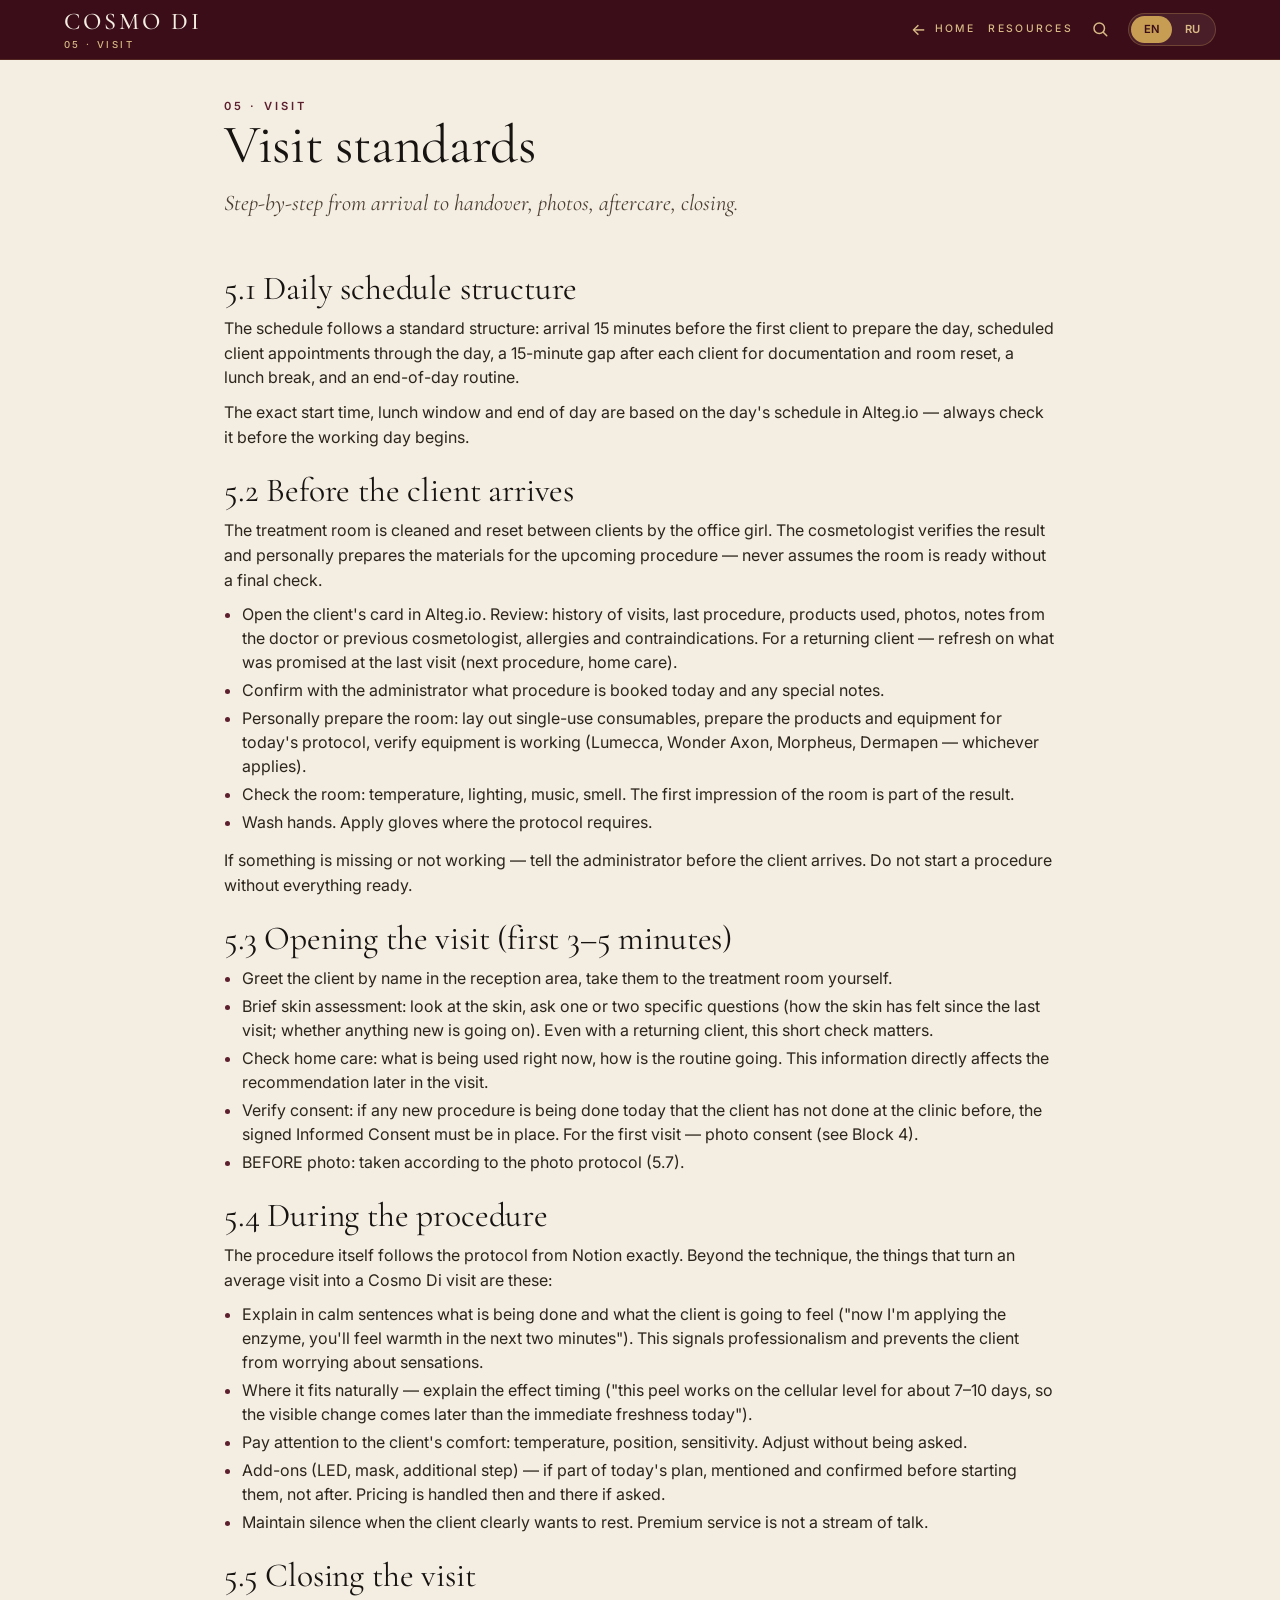
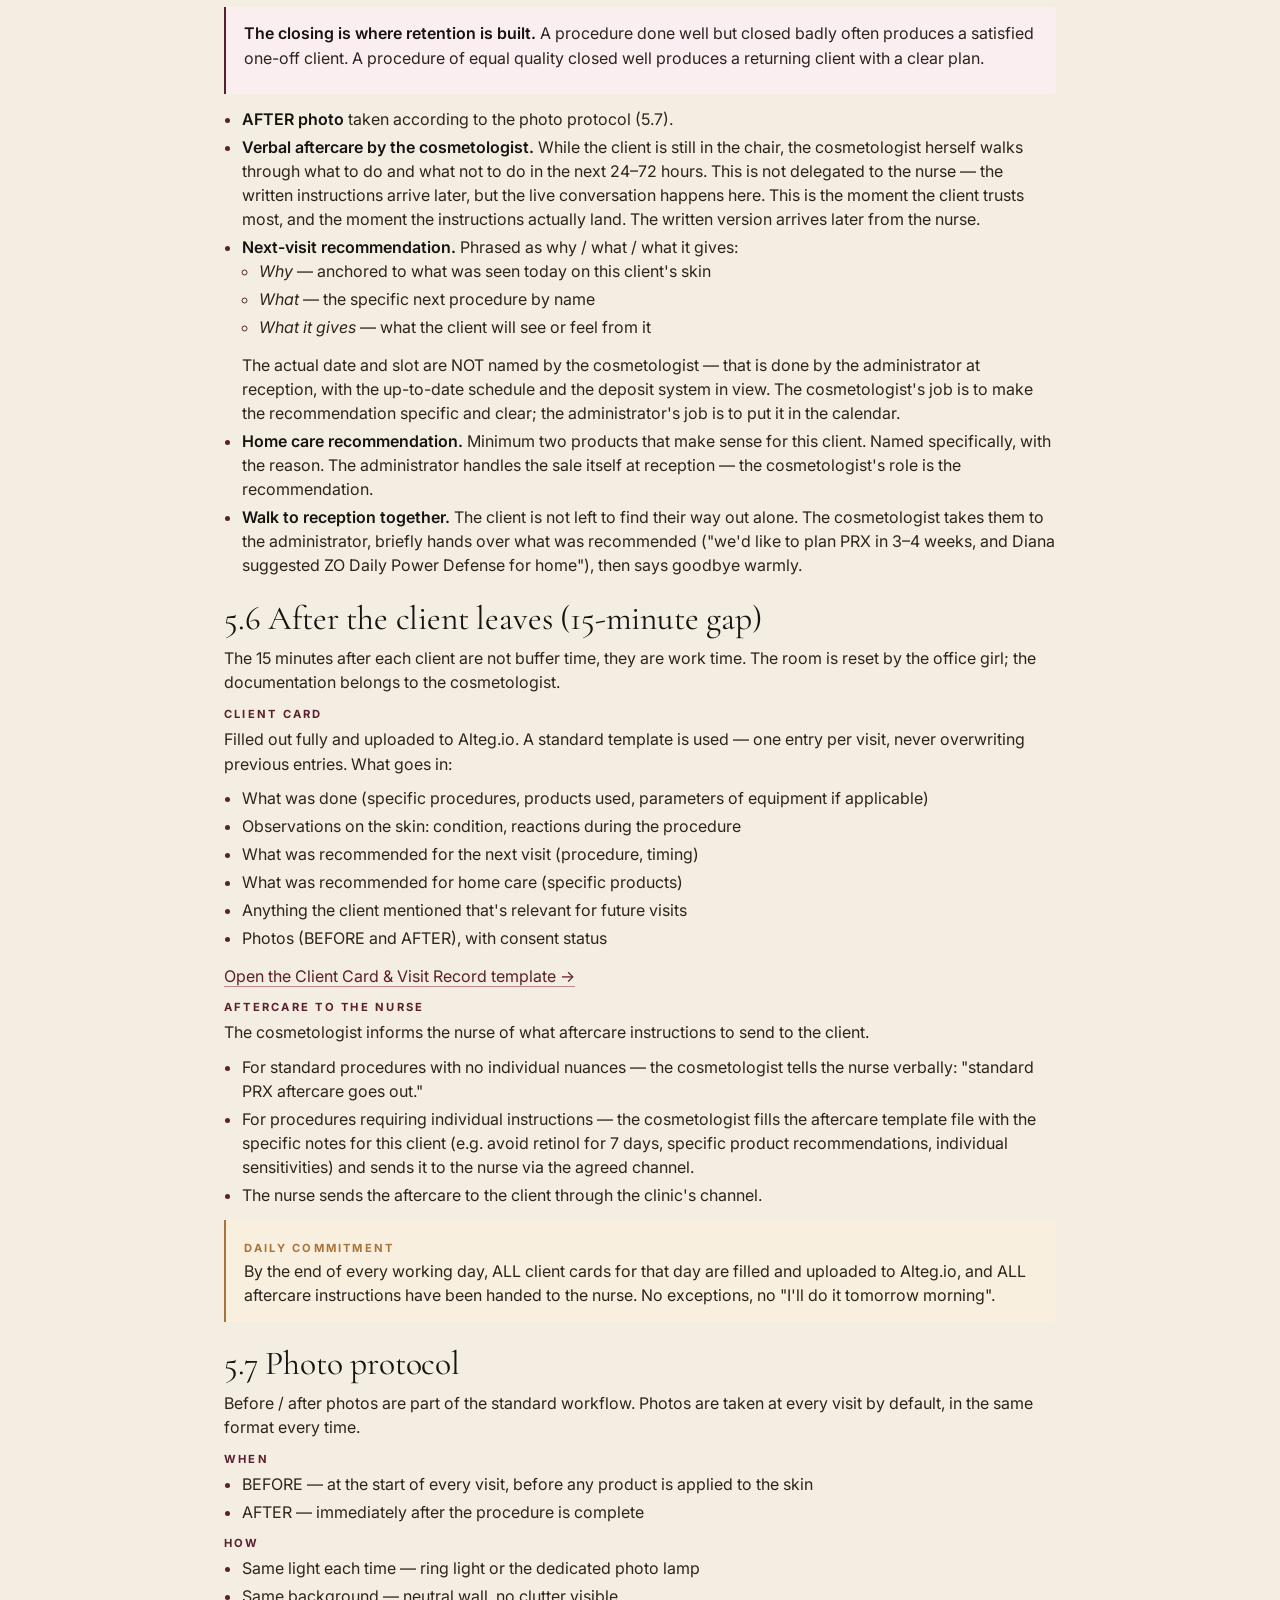
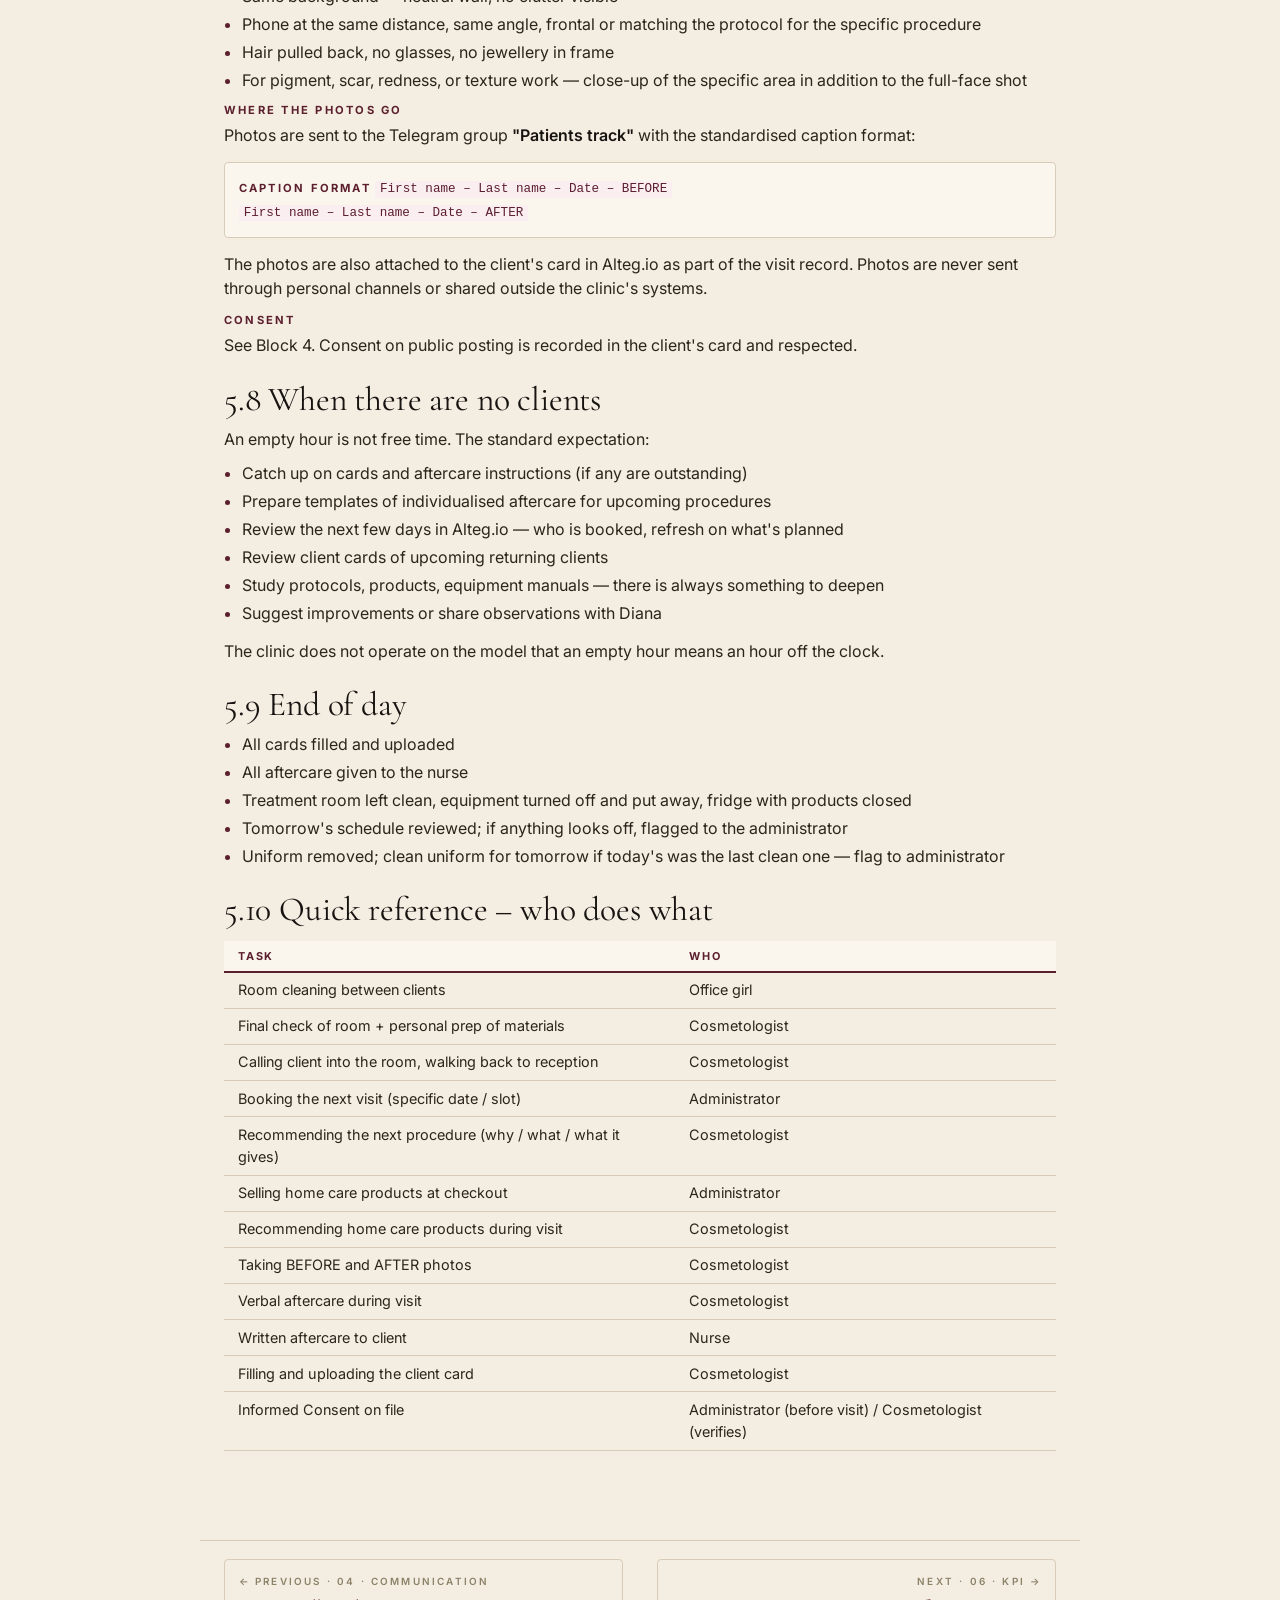
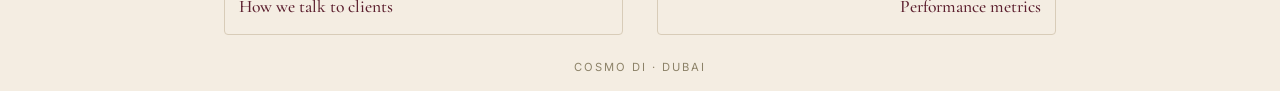
<file: 05-visit.html>
<!DOCTYPE html>
<html lang="en">
<head>
  <meta charset="UTF-8">
  <meta name="viewport" content="width=device-width, initial-scale=1.0">
  <title>Visit standards — Cosmo Di Onboarding</title>
  <link rel="stylesheet" href="styles.css">
</head>
<body>

  <header class="topbar">
    <div class="topbar-inner">
      <a href="index.html" class="brand">
        <span class="brand-text">Cosmo Di</span>
        <span class="brand-sub lang-en">05 · Visit</span>
        <span class="brand-sub lang-ru">05 · Визит</span>
      </a>
      <div class="topbar-right">
        <a href="index.html" class="back-link">
          <span class="lang-en">Home</span>
          <span class="lang-ru">Главная</span>
        </a>
        <a href="resources.html" class="resources-link">
          <span class="lang-en">Resources</span>
          <span class="lang-ru">Ресурсы</span>
        </a>
        <button class="site-search-trigger" aria-label="Search">
          <svg width="18" height="18" viewBox="0 0 24 24" fill="none" stroke="currentColor" stroke-width="2" stroke-linecap="round" stroke-linejoin="round">
            <circle cx="11" cy="11" r="7"/>
            <line x1="21" y1="21" x2="16.65" y2="16.65"/>
          </svg>
        </button>
        <div class="lang-switch">
          <button class="lang-btn" data-lang="en">EN</button>
          <button class="lang-btn" data-lang="ru">RU</button>
        </div>
      </div>
    </div>
  </header>

  <div class="page">

    <section class="hero">
      <span class="hero-eyebrow lang-en">05 · Visit</span>
      <span class="hero-eyebrow lang-ru">05 · Визит</span>
      <h1 class="lang-en">Visit standards</h1>
      <h1 class="lang-ru">Стандарт визита</h1>
      <p class="hero-lead lang-en">Step-by-step from arrival to handover, photos, aftercare, closing.</p>
      <p class="hero-lead lang-ru">Пошагово от прихода до передачи, фото, aftercare, закрытие.</p>
    </section>

    <main>

      <h2 class="lang-en">5.1 Daily schedule structure</h2>
      <h2 class="lang-ru">5.1 Структура рабочего дня</h2>

      <div class="lang-en">
        <p>The schedule follows a standard structure: arrival 15 minutes before the first client to prepare the day, scheduled client appointments through the day, a 15-minute gap after each client for documentation and room reset, a lunch break, and an end-of-day routine.</p>
        <p>The exact start time, lunch window and end of day are based on the day's schedule in Alteg.io — always check it before the working day begins.</p>
      </div>

      <div class="lang-ru">
        <p>Рабочий день строится по стандартной структуре: приход за 15 минут до первого клиента для подготовки дня, плановые приёмы клиентов в течение дня, 15-минутный gap после каждого клиента для документации и подготовки кабинета, обед, завершающие действия в конце дня.</p>
        <p>Точное время начала, обеденного окна и конца дня определяются дневным расписанием в Alteg.io — оно проверяется до начала рабочего дня.</p>
      </div>


      <h2 class="lang-en">5.2 Before the client arrives</h2>
      <h2 class="lang-ru">5.2 Перед приходом клиента</h2>

      <div class="lang-en">
        <p>The treatment room is cleaned and reset between clients by the office girl. The cosmetologist verifies the result and personally prepares the materials for the upcoming procedure — never assumes the room is ready without a final check.</p>
        <ul>
          <li>Open the client's card in Alteg.io. Review: history of visits, last procedure, products used, photos, notes from the doctor or previous cosmetologist, allergies and contraindications. For a returning client — refresh on what was promised at the last visit (next procedure, home care).</li>
          <li>Confirm with the administrator what procedure is booked today and any special notes.</li>
          <li>Personally prepare the room: lay out single-use consumables, prepare the products and equipment for today's protocol, verify equipment is working (Lumecca, Wonder Axon, Morpheus, Dermapen — whichever applies).</li>
          <li>Check the room: temperature, lighting, music, smell. The first impression of the room is part of the result.</li>
          <li>Wash hands. Apply gloves where the protocol requires.</li>
        </ul>
        <p>If something is missing or not working — tell the administrator before the client arrives. Do not start a procedure without everything ready.</p>
      </div>

      <div class="lang-ru">
        <p>Кабинет убирается и готовится между клиентами помощницей. Косметолог проверяет результат и лично готовит материалы под предстоящую процедуру — не считает кабинет готовым без финальной проверки.</p>
        <ul>
          <li>Открыть карту клиента в Alteg.io. Посмотреть: историю визитов, последнюю процедуру, использованные продукты, фото, заметки врача или предыдущего косметолога, аллергии и противопоказания. Для постоянного клиента — освежить в памяти, что было обещано на прошлом визите (следующая процедура, домашний уход).</li>
          <li>Подтвердить с администратором, какая процедура записана сегодня, и узнать особые пометки, если есть.</li>
          <li>Лично подготовить кабинет: разложить одноразовые расходники, подготовить препараты и оборудование под сегодняшний протокол, проверить, что аппарат работает (Lumecca, Wonder Axon, Morpheus, Dermapen — что нужно).</li>
          <li>Проверить кабинет: температура, освещение, музыка, запах. Первое впечатление от кабинета — часть результата.</li>
          <li>Вымыть руки. Надеть перчатки там, где это требуется по протоколу.</li>
        </ul>
        <p>Если чего-то не хватает или что-то не работает — сообщить администратору до прихода клиента. Не начинать процедуру, не убедившись, что всё готово.</p>
      </div>


      <h2 class="lang-en">5.3 Opening the visit (first 3–5 minutes)</h2>
      <h2 class="lang-ru">5.3 Открытие визита (первые 3–5 минут)</h2>

      <div class="lang-en">
        <ul>
          <li>Greet the client by name in the reception area, take them to the treatment room yourself.</li>
          <li>Brief skin assessment: look at the skin, ask one or two specific questions (how the skin has felt since the last visit; whether anything new is going on). Even with a returning client, this short check matters.</li>
          <li>Check home care: what is being used right now, how is the routine going. This information directly affects the recommendation later in the visit.</li>
          <li>Verify consent: if any new procedure is being done today that the client has not done at the clinic before, the signed Informed Consent must be in place. For the first visit — photo consent (see Block 4).</li>
          <li>BEFORE photo: taken according to the photo protocol (5.7).</li>
        </ul>
      </div>

      <div class="lang-ru">
        <ul>
          <li>Поприветствовать клиента по имени в зоне ресепшена, проводить в кабинет лично.</li>
          <li>Короткая диагностика кожи: посмотреть кожу, задать один-два конкретных вопроса (как кожа чувствовала себя с прошлого визита; есть ли что-то новое). Даже с постоянным клиентом этот короткий чек важен.</li>
          <li>Проверить домашний уход: что используется сейчас, как идёт routine. Эта информация напрямую влияет на рекомендацию ближе к концу визита.</li>
          <li>Проверить consent: если сегодня делается процедура, которую клиент в этой клинике ещё не делал, подписанный Informed Consent должен быть оформлен. Для первого визита — также согласие на фото (см. Блок 4).</li>
          <li>Фото BEFORE: по протоколу фото (5.7).</li>
        </ul>
      </div>


      <h2 class="lang-en">5.4 During the procedure</h2>
      <h2 class="lang-ru">5.4 Во время процедуры</h2>

      <div class="lang-en">
        <p>The procedure itself follows the protocol from Notion exactly. Beyond the technique, the things that turn an average visit into a Cosmo Di visit are these:</p>
        <ul>
          <li>Explain in calm sentences what is being done and what the client is going to feel ("now I'm applying the enzyme, you'll feel warmth in the next two minutes"). This signals professionalism and prevents the client from worrying about sensations.</li>
          <li>Where it fits naturally — explain the effect timing ("this peel works on the cellular level for about 7–10 days, so the visible change comes later than the immediate freshness today").</li>
          <li>Pay attention to the client's comfort: temperature, position, sensitivity. Adjust without being asked.</li>
          <li>Add-ons (LED, mask, additional step) — if part of today's plan, mentioned and confirmed before starting them, not after. Pricing is handled then and there if asked.</li>
          <li>Maintain silence when the client clearly wants to rest. Premium service is not a stream of talk.</li>
        </ul>
      </div>

      <div class="lang-ru">
        <p>Сама процедура выполняется строго по протоколу из Notion. Помимо техники, среднее превращается в визит Cosmo Di за счёт следующих вещей:</p>
        <ul>
          <li>Спокойно объяснять, что делается и что клиент почувствует («сейчас я наношу энзимный состав, в ближайшие две минуты вы почувствуете тепло»). Это сразу читается как профессионализм и снимает тревогу о неожиданных ощущениях.</li>
          <li>Где уместно — объяснить тайминг эффекта («этот пилинг работает на клеточном уровне около 7–10 дней, поэтому видимое изменение проявится позже, чем моментальная свежесть сегодня»).</li>
          <li>Следить за комфортом клиента: температура, положение, чувствительность. Корректировать, не дожидаясь просьбы.</li>
          <li>Дополнительные шаги (LED, маска, дополнительный этап) — если они входят в сегодняшний план, проговариваются и подтверждаются до того, как начать, а не после. Если клиент спрашивает цену — ответ даётся сразу.</li>
          <li>Сохранять тишину, когда клиент явно хочет отдохнуть. Премиум-сервис — это не поток разговоров.</li>
        </ul>
      </div>


      <h2 class="lang-en">5.5 Closing the visit</h2>
      <h2 class="lang-ru">5.5 Закрытие визита</h2>

      <div class="callout">
        <p class="lang-en"><strong>The closing is where retention is built.</strong> A procedure done well but closed badly often produces a satisfied one-off client. A procedure of equal quality closed well produces a returning client with a clear plan.</p>
        <p class="lang-ru"><strong>Закрытие визита — это место, где формируется retention.</strong> Хорошо сделанная процедура с плохим закрытием часто даёт довольного, но разового клиента. Та же процедура с хорошим закрытием даёт возвращающегося клиента с понятным планом.</p>
      </div>

      <div class="lang-en">
        <ul>
          <li><strong>AFTER photo</strong> taken according to the photo protocol (5.7).</li>
          <li><strong>Verbal aftercare by the cosmetologist.</strong> While the client is still in the chair, the cosmetologist herself walks through what to do and what not to do in the next 24–72 hours. This is not delegated to the nurse — the written instructions arrive later, but the live conversation happens here. This is the moment the client trusts most, and the moment the instructions actually land. The written version arrives later from the nurse.</li>
          <li><strong>Next-visit recommendation.</strong> Phrased as why / what / what it gives:
            <ul>
              <li><em>Why</em> — anchored to what was seen today on this client's skin</li>
              <li><em>What</em> — the specific next procedure by name</li>
              <li><em>What it gives</em> — what the client will see or feel from it</li>
            </ul>
            The actual date and slot are NOT named by the cosmetologist — that is done by the administrator at reception, with the up-to-date schedule and the deposit system in view. The cosmetologist's job is to make the recommendation specific and clear; the administrator's job is to put it in the calendar.
          </li>
          <li><strong>Home care recommendation.</strong> Minimum two products that make sense for this client. Named specifically, with the reason. The administrator handles the sale itself at reception — the cosmetologist's role is the recommendation.</li>
          <li><strong>Walk to reception together.</strong> The client is not left to find their way out alone. The cosmetologist takes them to the administrator, briefly hands over what was recommended ("we'd like to plan PRX in 3–4 weeks, and Diana suggested ZO Daily Power Defense for home"), then says goodbye warmly.</li>
        </ul>
      </div>

      <div class="lang-ru">
        <ul>
          <li><strong>Фото AFTER</strong> по протоколу фото (5.7).</li>
          <li><strong>Устный aftercare от косметолога.</strong> Пока клиент ещё в кресле, косметолог сама проговаривает, что делать и чего не делать в ближайшие 24–72 часа. Это не делегируется медсестре — письменные инструкции придут позже, но живой разговор происходит здесь. Это момент максимального доверия клиента и момент, когда инструкции реально доходят до него. Письменная версия приходит позже от медсестры.</li>
          <li><strong>Рекомендация по следующему визиту.</strong> Формулируется как зачем / что / что это даёт:
            <ul>
              <li><em>Зачем</em> — привязано к тому, что увидено сегодня на коже этого клиента</li>
              <li><em>Что</em> — конкретная следующая процедура по названию</li>
              <li><em>Что это даёт</em> — что клиент увидит или почувствует</li>
            </ul>
            Конкретные даты и слоты НЕ называются косметологом — это делает администратор на ресепшене, имея перед глазами актуальное расписание и систему депозитов. Задача косметолога — сделать рекомендацию конкретной и ясной; задача администратора — поставить её в календарь.
          </li>
          <li><strong>Рекомендация по домашнему уходу.</strong> Минимум два продукта, которые имеют смысл именно для этого клиента. Названы конкретно, с обоснованием. Саму продажу проводит администратор на ресепшене — задача косметолога рекомендация.</li>
          <li><strong>Проводы до ресепшена вместе.</strong> Клиента не оставляют искать выход самостоятельно. Косметолог провожает его до администратора, коротко передаёт, что было рекомендовано («мы планируем PRX через 3–4 недели, и Диана предложила ZO Daily Power Defense для дома»), потом тепло прощается.</li>
        </ul>
      </div>


      <h2 class="lang-en">5.6 After the client leaves (15-minute gap)</h2>
      <h2 class="lang-ru">5.6 После ухода клиента (15-минутный gap)</h2>

      <div class="lang-en">
        <p>The 15 minutes after each client are not buffer time, they are work time. The room is reset by the office girl; the documentation belongs to the cosmetologist.</p>

        <h4>Client card</h4>
        <p>Filled out fully and uploaded to Alteg.io. A standard template is used — one entry per visit, never overwriting previous entries. What goes in:</p>
        <ul>
          <li>What was done (specific procedures, products used, parameters of equipment if applicable)</li>
          <li>Observations on the skin: condition, reactions during the procedure</li>
          <li>What was recommended for the next visit (procedure, timing)</li>
          <li>What was recommended for home care (specific products)</li>
          <li>Anything the client mentioned that's relevant for future visits</li>
          <li>Photos (BEFORE and AFTER), with consent status</li>
        </ul>
        <p><a href="https://docs.google.com/document/d/1hsp55ddwgOH2dFE4T7lXfJ4AvOB1CDjD/edit" target="_blank">Open the Client Card &amp; Visit Record template →</a></p>

        <h4>Aftercare to the nurse</h4>
        <p>The cosmetologist informs the nurse of what aftercare instructions to send to the client.</p>
        <ul>
          <li>For standard procedures with no individual nuances — the cosmetologist tells the nurse verbally: "standard PRX aftercare goes out."</li>
          <li>For procedures requiring individual instructions — the cosmetologist fills the aftercare template file with the specific notes for this client (e.g. avoid retinol for 7 days, specific product recommendations, individual sensitivities) and sends it to the nurse via the agreed channel.</li>
          <li>The nurse sends the aftercare to the client through the clinic's channel.</li>
        </ul>

        <div class="callout callout-warning">
          <span class="callout-title lang-en">Daily commitment</span>
          <span class="callout-title lang-ru">Дневной commitment</span>
          <p>By the end of every working day, ALL client cards for that day are filled and uploaded to Alteg.io, and ALL aftercare instructions have been handed to the nurse. No exceptions, no "I'll do it tomorrow morning".</p>
        </div>
      </div>

      <div class="lang-ru">
        <p>15 минут после каждого клиента — это не буфер, это рабочее время. Кабинет приводит в порядок помощница; документация — задача косметолога.</p>

        <h4>Карта клиента</h4>
        <p>Заполняется полностью и загружается в Alteg.io. Используется стандартный шаблон — одна запись на визит, прошлые записи не перезаписываются. Что входит:</p>
        <ul>
          <li>Что было сделано (конкретные процедуры, использованные препараты, параметры аппарата, если применимо)</li>
          <li>Наблюдения по коже: состояние, реакция во время процедуры</li>
          <li>Что рекомендовано на следующий визит (процедура, тайминг)</li>
          <li>Что рекомендовано в домашний уход (конкретные продукты)</li>
          <li>Всё, что клиент упомянул и что важно для будущих визитов</li>
          <li>Фото (BEFORE и AFTER), со статусом согласия</li>
        </ul>
        <p><a href="https://docs.google.com/document/d/1hsp55ddwgOH2dFE4T7lXfJ4AvOB1CDjD/edit" target="_blank">Открыть шаблон Client Card &amp; Visit Record →</a></p>

        <h4>Aftercare медсестре</h4>
        <p>Косметолог сообщает медсестре, какие aftercare-инструкции отправить клиенту.</p>
        <ul>
          <li>Для стандартных процедур без индивидуальных нюансов — косметолог говорит медсестре устно: «отправляется стандартный PRX aftercare».</li>
          <li>Для процедур, требующих индивидуальных инструкций — косметолог заполняет шаблон aftercare с конкретными пометками под этого клиента (например, исключить ретинол 7 дней, конкретные рекомендации по продуктам, индивидуальная чувствительность) и отправляет его медсестре по согласованному каналу.</li>
          <li>Медсестра отправляет aftercare клиенту через канал клиники.</li>
        </ul>

        <div class="callout callout-warning">
          <span class="callout-title lang-en">Daily commitment</span>
          <span class="callout-title lang-ru">Дневной commitment</span>
          <p>К концу каждого рабочего дня ВСЕ карты клиентов за этот день заполнены и загружены в Alteg.io, и ВСЕ aftercare-инструкции переданы медсестре. Без исключений и без «доделаю завтра утром».</p>
        </div>
      </div>


      <h2 class="lang-en">5.7 Photo protocol</h2>
      <h2 class="lang-ru">5.7 Протокол фото</h2>

      <div class="lang-en">
        <p>Before / after photos are part of the standard workflow. Photos are taken at every visit by default, in the same format every time.</p>

        <h4>When</h4>
        <ul>
          <li>BEFORE — at the start of every visit, before any product is applied to the skin</li>
          <li>AFTER — immediately after the procedure is complete</li>
        </ul>

        <h4>How</h4>
        <ul>
          <li>Same light each time — ring light or the dedicated photo lamp</li>
          <li>Same background — neutral wall, no clutter visible</li>
          <li>Phone at the same distance, same angle, frontal or matching the protocol for the specific procedure</li>
          <li>Hair pulled back, no glasses, no jewellery in frame</li>
          <li>For pigment, scar, redness, or texture work — close-up of the specific area in addition to the full-face shot</li>
        </ul>

        <h4>Where the photos go</h4>
        <p>Photos are sent to the Telegram group <strong>"Patients track"</strong> with the standardised caption format:</p>
        <div class="example">
          <span class="example-label">Caption format</span>
          <code>First name – Last name – Date – BEFORE</code><br>
          <code>First name – Last name – Date – AFTER</code>
        </div>
        <p>The photos are also attached to the client's card in Alteg.io as part of the visit record. Photos are never sent through personal channels or shared outside the clinic's systems.</p>

        <h4>Consent</h4>
        <p>See Block 4. Consent on public posting is recorded in the client's card and respected.</p>
      </div>

      <div class="lang-ru">
        <p>Фото до и после — часть стандартного workflow. Фото делаются на каждом визите по умолчанию, в одинаковом формате каждый раз.</p>

        <h4>Когда</h4>
        <ul>
          <li>BEFORE — в начале каждого визита, до того как на кожу нанесён любой препарат</li>
          <li>AFTER — сразу после завершения процедуры</li>
        </ul>

        <h4>Как</h4>
        <ul>
          <li>Один и тот же свет — кольцевая лампа или специальная фото-лампа</li>
          <li>Один и тот же фон — нейтральная стена, без посторонних предметов в кадре</li>
          <li>Телефон на одинаковом расстоянии, в одном и том же ракурсе — анфас или по протоколу конкретной процедуры</li>
          <li>Волосы убраны, без очков, без украшений в кадре</li>
          <li>Для работы с пигментом, рубцами, покраснениями, текстурой — крупный план конкретного участка в дополнение к общему фото лица</li>
        </ul>

        <h4>Куда идут фото</h4>
        <p>Фото отправляются в Telegram-группу <strong>«Patients track»</strong> со стандартной подписью:</p>
        <div class="example">
          <span class="example-label">Формат подписи</span>
          <code>Имя – Фамилия – Дата – BEFORE</code><br>
          <code>Имя – Фамилия – Дата – AFTER</code>
        </div>
        <p>Фото также прикрепляются к карте клиента в Alteg.io как часть записи визита. Фото никогда не отправляются через личные каналы и не выходят за пределы систем клиники.</p>

        <h4>Согласие</h4>
        <p>См. Блок 4. Согласие клиента на публикацию фиксируется в его карте и соблюдается.</p>
      </div>


      <h2 class="lang-en">5.8 When there are no clients</h2>
      <h2 class="lang-ru">5.8 Когда нет клиентов</h2>

      <div class="lang-en">
        <p>An empty hour is not free time. The standard expectation:</p>
        <ul>
          <li>Catch up on cards and aftercare instructions (if any are outstanding)</li>
          <li>Prepare templates of individualised aftercare for upcoming procedures</li>
          <li>Review the next few days in Alteg.io — who is booked, refresh on what's planned</li>
          <li>Review client cards of upcoming returning clients</li>
          <li>Study protocols, products, equipment manuals — there is always something to deepen</li>
          <li>Suggest improvements or share observations with Diana</li>
        </ul>
        <p>The clinic does not operate on the model that an empty hour means an hour off the clock.</p>
      </div>

      <div class="lang-ru">
        <p>Свободный час не равно отдых. Стандартное ожидание:</p>
        <ul>
          <li>Подтянуть карты и aftercare, если что-то не закрыто</li>
          <li>Подготовить шаблоны индивидуальных aftercare под будущие процедуры</li>
          <li>Посмотреть на ближайшие дни в Alteg.io — кто записан, освежить в памяти, что планируется</li>
          <li>Просмотреть карты постоянных клиентов, которые придут в ближайшие дни</li>
          <li>Изучать протоколы, препараты, инструкции к оборудованию — всегда есть что углубить</li>
          <li>Предлагать улучшения или делиться наблюдениями с Дианой</li>
        </ul>
        <p>В клинике не действует модель «нет клиента — нет работы».</p>
      </div>


      <h2 class="lang-en">5.9 End of day</h2>
      <h2 class="lang-ru">5.9 Конец дня</h2>

      <div class="lang-en">
        <ul>
          <li>All cards filled and uploaded</li>
          <li>All aftercare given to the nurse</li>
          <li>Treatment room left clean, equipment turned off and put away, fridge with products closed</li>
          <li>Tomorrow's schedule reviewed; if anything looks off, flagged to the administrator</li>
          <li>Uniform removed; clean uniform for tomorrow if today's was the last clean one — flag to administrator</li>
        </ul>
      </div>

      <div class="lang-ru">
        <ul>
          <li>Все карты заполнены и загружены</li>
          <li>Все aftercare переданы медсестре</li>
          <li>Кабинет оставлен чистым, оборудование выключено и убрано, холодильник с препаратами закрыт</li>
          <li>Завтрашнее расписание просмотрено; если что-то не так, сообщить администратору</li>
          <li>Форма снята; если сегодняшняя была последняя чистая, сообщить администратору</li>
        </ul>
      </div>


      <h2 class="lang-en">5.10 Quick reference – who does what</h2>
      <h2 class="lang-ru">5.10 Быстрая сводка – кто что делает</h2>

      <div class="lang-en">
        <table>
          <thead>
            <tr><th>Task</th><th>Who</th></tr>
          </thead>
          <tbody>
            <tr><td>Room cleaning between clients</td><td>Office girl</td></tr>
            <tr><td>Final check of room + personal prep of materials</td><td>Cosmetologist</td></tr>
            <tr><td>Calling client into the room, walking back to reception</td><td>Cosmetologist</td></tr>
            <tr><td>Booking the next visit (specific date / slot)</td><td>Administrator</td></tr>
            <tr><td>Recommending the next procedure (why / what / what it gives)</td><td>Cosmetologist</td></tr>
            <tr><td>Selling home care products at checkout</td><td>Administrator</td></tr>
            <tr><td>Recommending home care products during visit</td><td>Cosmetologist</td></tr>
            <tr><td>Taking BEFORE and AFTER photos</td><td>Cosmetologist</td></tr>
            <tr><td>Verbal aftercare during visit</td><td>Cosmetologist</td></tr>
            <tr><td>Written aftercare to client</td><td>Nurse</td></tr>
            <tr><td>Filling and uploading the client card</td><td>Cosmetologist</td></tr>
            <tr><td>Informed Consent on file</td><td>Administrator (before visit) / Cosmetologist (verifies)</td></tr>
          </tbody>
        </table>
      </div>

      <div class="lang-ru">
        <table>
          <thead>
            <tr><th>Задача</th><th>Кто</th></tr>
          </thead>
          <tbody>
            <tr><td>Уборка кабинета между клиентами</td><td>Помощница</td></tr>
            <tr><td>Финальная проверка кабинета + личная подготовка материалов</td><td>Косметолог</td></tr>
            <tr><td>Встреча клиента и проводы обратно на ресепшен</td><td>Косметолог</td></tr>
            <tr><td>Запись на следующий визит (конкретная дата / слот)</td><td>Администратор</td></tr>
            <tr><td>Рекомендация следующей процедуры (зачем / что / что это даёт)</td><td>Косметолог</td></tr>
            <tr><td>Продажа продуктов домашнего ухода на кассе</td><td>Администратор</td></tr>
            <tr><td>Рекомендация продуктов домашнего ухода во время визита</td><td>Косметолог</td></tr>
            <tr><td>Фото BEFORE и AFTER</td><td>Косметолог</td></tr>
            <tr><td>Устный aftercare во время визита</td><td>Косметолог</td></tr>
            <tr><td>Письменный aftercare клиенту</td><td>Медсестра</td></tr>
            <tr><td>Заполнение и загрузка карты клиента</td><td>Косметолог</td></tr>
            <tr><td>Informed Consent в карте</td><td>Администратор (до визита) / Косметолог (проверяет)</td></tr>
          </tbody>
        </table>
      </div>

    </main>

    <nav class="section-nav">
        <a class="section-nav-link prev" href="04-communication.html">
          <div class="section-nav-label lang-en">← Previous · 04 · Communication</div>
          <div class="section-nav-label lang-ru">← Предыдущий · 04 · Общение</div>
          <div class="section-nav-title lang-en">How we talk to clients</div>
          <div class="section-nav-title lang-ru">Как мы говорим с клиентом</div>
        </a>
        <a class="section-nav-link next" href="06-kpi.html">
          <div class="section-nav-label lang-en">Next · 06 · KPI →</div>
          <div class="section-nav-label lang-ru">Дальше · 06 · KPI →</div>
          <div class="section-nav-title lang-en">Performance metrics</div>
          <div class="section-nav-title lang-ru">Показатели работы</div>
        </a>
    </nav>

    <p class="footer-note-light">Cosmo Di · Dubai</p>

  </div>

  <div class="site-search-overlay">
    <div class="site-search-panel">
      <div class="site-search-bar">
        <svg class="site-search-bar-icon" width="18" height="18" viewBox="0 0 24 24" fill="none" stroke="currentColor" stroke-width="2" stroke-linecap="round" stroke-linejoin="round">
          <circle cx="11" cy="11" r="7"/>
          <line x1="21" y1="21" x2="16.65" y2="16.65"/>
        </svg>
        <input type="text" class="site-search-input" placeholder="Search the handbook…">
        <button class="site-search-close">ESC</button>
      </div>
      <p class="site-search-hint lang-en">Type at least 2 letters · Cmd/Ctrl + K to open</p>
      <p class="site-search-hint lang-ru">Минимум 2 буквы · Cmd/Ctrl + K чтобы открыть</p>
      <div class="site-search-results"></div>
    </div>
  </div>

  <script src="script.js"></script>
</body>
</html>
</file>
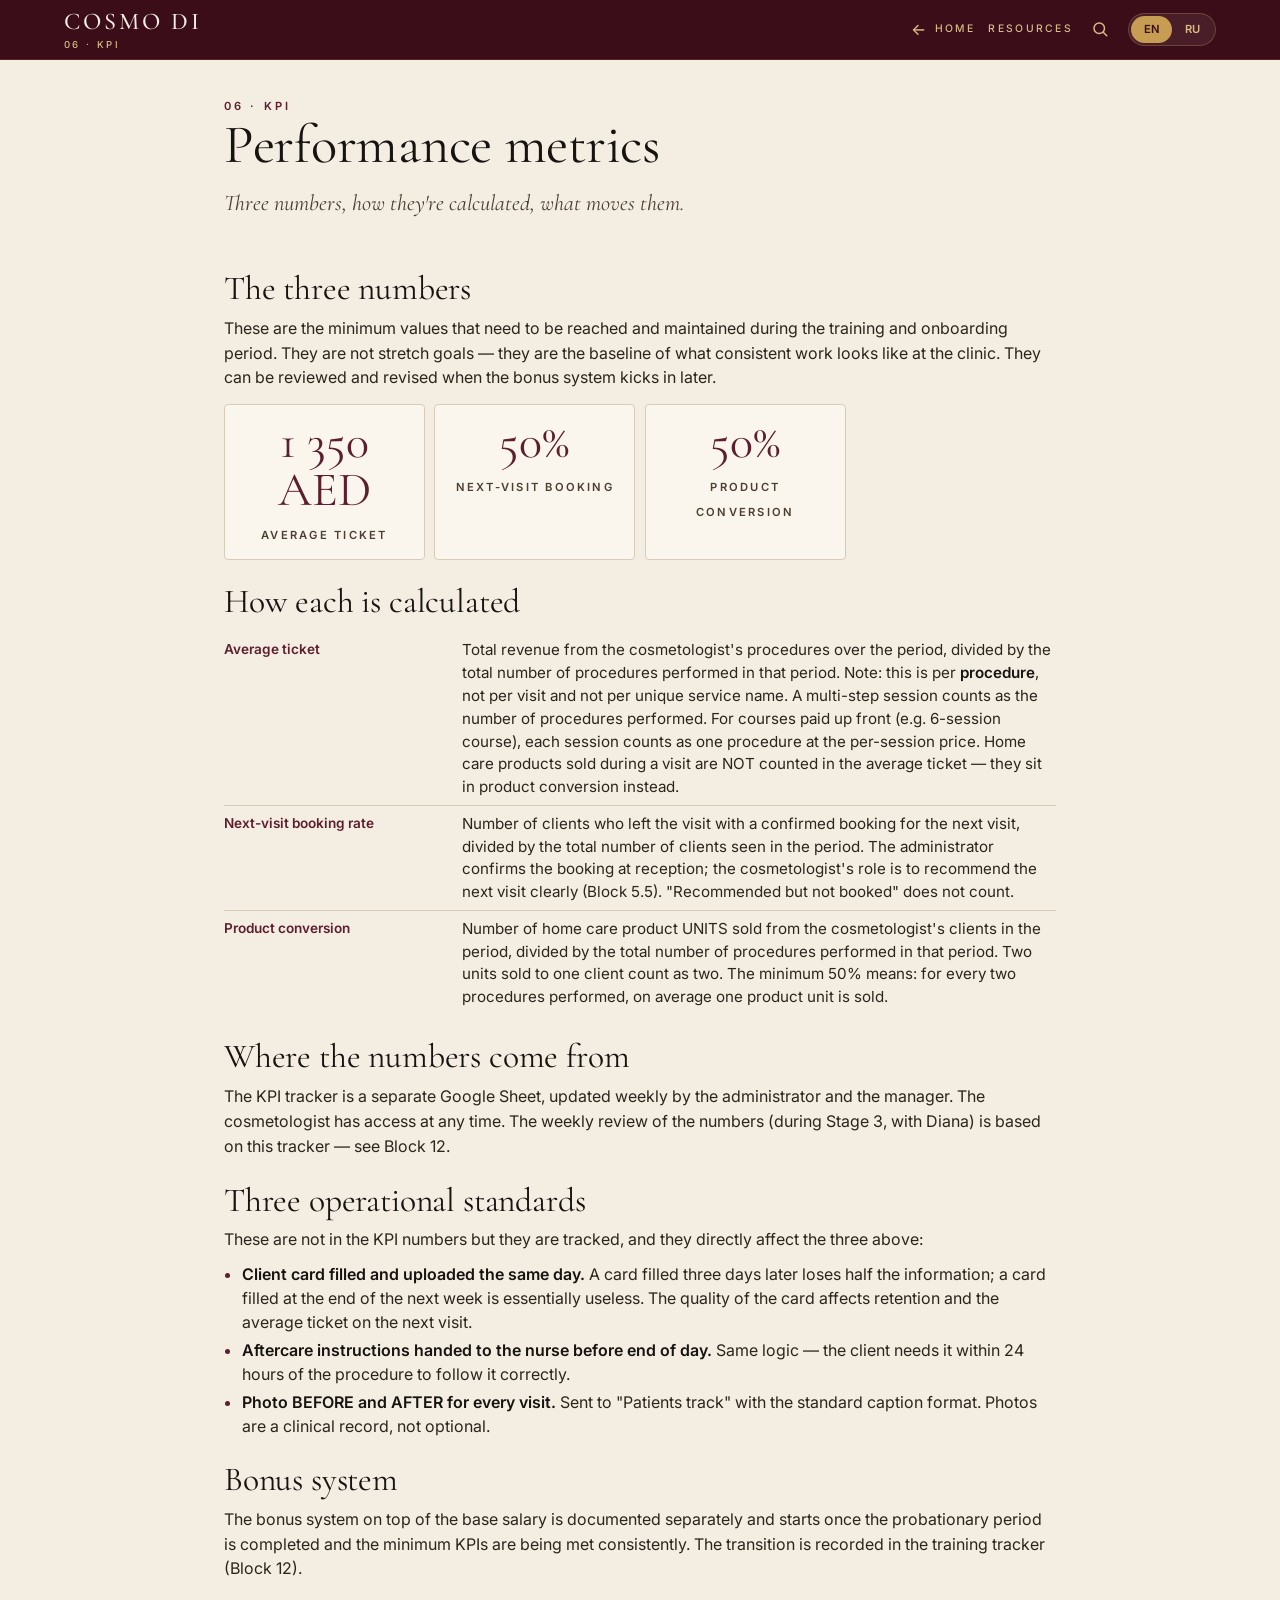
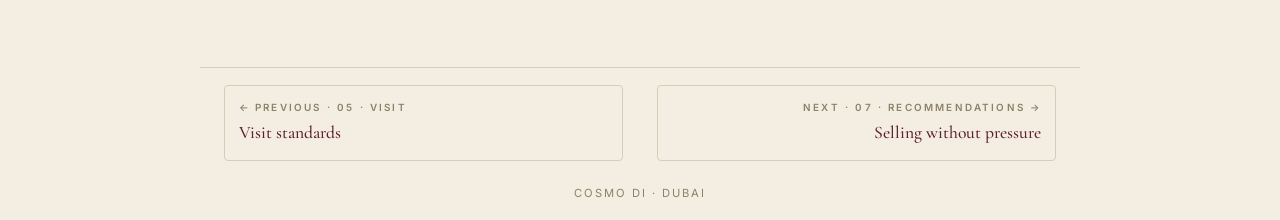
<file: 06-kpi.html>
<!DOCTYPE html>
<html lang="en">
<head>
  <meta charset="UTF-8">
  <meta name="viewport" content="width=device-width, initial-scale=1.0">
  <title>Performance metrics — Cosmo Di Onboarding</title>
  <link rel="stylesheet" href="styles.css">
</head>
<body>

  <header class="topbar">
    <div class="topbar-inner">
      <a href="index.html" class="brand">
        <span class="brand-text">Cosmo Di</span>
        <span class="brand-sub lang-en">06 · KPI</span>
        <span class="brand-sub lang-ru">06 · KPI</span>
      </a>
      <div class="topbar-right">
        <a href="index.html" class="back-link">
          <span class="lang-en">Home</span>
          <span class="lang-ru">Главная</span>
        </a>
        <a href="resources.html" class="resources-link">
          <span class="lang-en">Resources</span>
          <span class="lang-ru">Ресурсы</span>
        </a>
        <button class="site-search-trigger" aria-label="Search">
          <svg width="18" height="18" viewBox="0 0 24 24" fill="none" stroke="currentColor" stroke-width="2" stroke-linecap="round" stroke-linejoin="round">
            <circle cx="11" cy="11" r="7"/>
            <line x1="21" y1="21" x2="16.65" y2="16.65"/>
          </svg>
        </button>
        <div class="lang-switch">
          <button class="lang-btn" data-lang="en">EN</button>
          <button class="lang-btn" data-lang="ru">RU</button>
        </div>
      </div>
    </div>
  </header>

  <div class="page">

    <section class="hero">
      <span class="hero-eyebrow lang-en">06 · KPI</span>
      <span class="hero-eyebrow lang-ru">06 · KPI</span>
      <h1 class="lang-en">Performance metrics</h1>
      <h1 class="lang-ru">Показатели работы</h1>
      <p class="hero-lead lang-en">Three numbers, how they're calculated, what moves them.</p>
      <p class="hero-lead lang-ru">Три цифры, как считаются, что на них влияет.</p>
    </section>

    <main>

      <h2 class="lang-en">The three numbers</h2>
      <h2 class="lang-ru">Три цифры</h2>

      <div class="lang-en">
        <p>These are the minimum values that need to be reached and maintained during the training and onboarding period. They are not stretch goals — they are the baseline of what consistent work looks like at the clinic. They can be reviewed and revised when the bonus system kicks in later.</p>
      </div>
      <div class="lang-ru">
        <p>Это минимальные значения, которых нужно достичь и удерживать в период обучения и онбординга. Это не амбициозные цели, а базовый уровень того, как выглядит стабильная работа в клинике. Эти значения могут пересматриваться позже, когда начнёт действовать бонусная система.</p>
      </div>

      <div class="kpi-grid">
        <div class="kpi-card">
          <span class="kpi-num">1 350<br>AED</span>
          <span class="kpi-label lang-en">Average ticket</span>
          <span class="kpi-label lang-ru">Средний чек</span>
        </div>
        <div class="kpi-card">
          <span class="kpi-num">50%</span>
          <span class="kpi-label lang-en">Next-visit booking</span>
          <span class="kpi-label lang-ru">Запись на след. визит</span>
        </div>
        <div class="kpi-card">
          <span class="kpi-num">50%</span>
          <span class="kpi-label lang-en">Product conversion</span>
          <span class="kpi-label lang-ru">Конверсия в продукты</span>
        </div>
      </div>


      <h2 class="lang-en">How each is calculated</h2>
      <h2 class="lang-ru">Как считается каждая</h2>

      <div class="lang-en">
        <div class="kv-list">
          <div class="kv-row">
            <div class="kv-key">Average ticket</div>
            <div class="kv-val">Total revenue from the cosmetologist's procedures over the period, divided by the total number of procedures performed in that period. Note: this is per <strong>procedure</strong>, not per visit and not per unique service name. A multi-step session counts as the number of procedures performed. For courses paid up front (e.g. 6-session course), each session counts as one procedure at the per-session price. Home care products sold during a visit are NOT counted in the average ticket — they sit in product conversion instead.</div>
          </div>
          <div class="kv-row">
            <div class="kv-key">Next-visit booking rate</div>
            <div class="kv-val">Number of clients who left the visit with a confirmed booking for the next visit, divided by the total number of clients seen in the period. The administrator confirms the booking at reception; the cosmetologist's role is to recommend the next visit clearly (Block 5.5). "Recommended but not booked" does not count.</div>
          </div>
          <div class="kv-row">
            <div class="kv-key">Product conversion</div>
            <div class="kv-val">Number of home care product UNITS sold from the cosmetologist's clients in the period, divided by the total number of procedures performed in that period. Two units sold to one client count as two. The minimum 50% means: for every two procedures performed, on average one product unit is sold.</div>
          </div>
        </div>
      </div>

      <div class="lang-ru">
        <div class="kv-list">
          <div class="kv-row">
            <div class="kv-key">Средний чек</div>
            <div class="kv-val">Общая выручка с процедур косметолога за период, разделённая на общее количество проведённых процедур за этот же период. Важно: считается на <strong>процедуру</strong>, не на визит и не на уникальное название услуги. Многошаговая сессия = столько процедур, сколько было выполнено. Для курсов, оплаченных вперёд (например, курс из 6 сессий), каждая сессия считается одной процедурой по цене сессии. Продукты домашнего ухода, проданные во время визита, в средний чек НЕ входят — они сидят в показателе конверсии в продукты.</div>
          </div>
          <div class="kv-row">
            <div class="kv-key">Запись на следующий визит</div>
            <div class="kv-val">Количество клиентов, ушедших с подтверждённой записью на следующий визит, делённое на общее количество клиентов за период. Запись подтверждает администратор на ресепшене; задача косметолога — чётко рекомендовать следующий визит (Блок 5.5). «Порекомендовала, но не записалась» в эту цифру не входит.</div>
          </div>
          <div class="kv-row">
            <div class="kv-key">Конверсия в продукты</div>
            <div class="kv-val">Количество ЕДИНИЦ продуктов домашнего ухода, проданных клиентам косметолога за период, делённое на общее количество проведённых процедур за этот же период. Если один клиент купил две единицы, они засчитываются как две. Минимум 50% означает: на каждые две процедуры в среднем продаётся одна единица продукта.</div>
          </div>
        </div>
      </div>


      <h2 class="lang-en">Where the numbers come from</h2>
      <h2 class="lang-ru">Откуда берутся цифры</h2>

      <div class="lang-en">
        <p>The KPI tracker is a separate Google Sheet, updated weekly by the administrator and the manager. The cosmetologist has access at any time. The weekly review of the numbers (during Stage 3, with Diana) is based on this tracker — see Block 12.</p>
      </div>
      <div class="lang-ru">
        <p>KPI-трекер — отдельный Google Sheet, обновляется еженедельно администратором и руководителем. У косметолога есть доступ в любой момент. Еженедельный разбор цифр (на этапе 3, с Дианой) идёт по этому трекеру — см. Блок 12.</p>
      </div>


      <h2 class="lang-en">Three operational standards</h2>
      <h2 class="lang-ru">Три операционных стандарта</h2>

      <div class="lang-en">
        <p>These are not in the KPI numbers but they are tracked, and they directly affect the three above:</p>
        <ul>
          <li><strong>Client card filled and uploaded the same day.</strong> A card filled three days later loses half the information; a card filled at the end of the next week is essentially useless. The quality of the card affects retention and the average ticket on the next visit.</li>
          <li><strong>Aftercare instructions handed to the nurse before end of day.</strong> Same logic — the client needs it within 24 hours of the procedure to follow it correctly.</li>
          <li><strong>Photo BEFORE and AFTER for every visit.</strong> Sent to "Patients track" with the standard caption format. Photos are a clinical record, not optional.</li>
        </ul>
      </div>

      <div class="lang-ru">
        <p>Это не в KPI-цифрах, но отслеживается, и напрямую влияет на три показателя выше:</p>
        <ul>
          <li><strong>Карта клиента заполнена и загружена в день визита.</strong> Карта, заполненная через три дня, теряет половину информации; карта, заполненная в конце следующей недели, практически бесполезна. Качество карты влияет на retention и на средний чек следующего визита.</li>
          <li><strong>Aftercare передан медсестре до конца рабочего дня.</strong> Та же логика — клиенту нужно его получить в первые 24 часа после процедуры, чтобы соблюдать правильно.</li>
          <li><strong>Фото BEFORE и AFTER на каждом визите.</strong> Отправляется в «Patients track» со стандартной подписью. Фото — клиническая запись, а не опция.</li>
        </ul>
      </div>


      <h2 class="lang-en">Bonus system</h2>
      <h2 class="lang-ru">Бонусная система</h2>

      <div class="lang-en">
        <p>The bonus system on top of the base salary is documented separately and starts once the probationary period is completed and the minimum KPIs are being met consistently. The transition is recorded in the training tracker (Block 12).</p>
      </div>
      <div class="lang-ru">
        <p>Бонусная система сверх базовой зарплаты зафиксирована отдельно и начинает действовать после завершения испытательного срока и при стабильном выполнении минимальных KPI. Переход фиксируется в трекере обучения (Блок 12).</p>
      </div>

    </main>

    <nav class="section-nav">
        <a class="section-nav-link prev" href="05-visit.html">
          <div class="section-nav-label lang-en">← Previous · 05 · Visit</div>
          <div class="section-nav-label lang-ru">← Предыдущий · 05 · Визит</div>
          <div class="section-nav-title lang-en">Visit standards</div>
          <div class="section-nav-title lang-ru">Стандарт визита</div>
        </a>
        <a class="section-nav-link next" href="07-selling.html">
          <div class="section-nav-label lang-en">Next · 07 · Recommendations →</div>
          <div class="section-nav-label lang-ru">Дальше · 07 · Рекомендации →</div>
          <div class="section-nav-title lang-en">Selling without pressure</div>
          <div class="section-nav-title lang-ru">Как продавать без впаривания</div>
        </a>
    </nav>

    <p class="footer-note-light">Cosmo Di · Dubai</p>

  </div>

  <div class="site-search-overlay">
    <div class="site-search-panel">
      <div class="site-search-bar">
        <svg class="site-search-bar-icon" width="18" height="18" viewBox="0 0 24 24" fill="none" stroke="currentColor" stroke-width="2" stroke-linecap="round" stroke-linejoin="round">
          <circle cx="11" cy="11" r="7"/>
          <line x1="21" y1="21" x2="16.65" y2="16.65"/>
        </svg>
        <input type="text" class="site-search-input" placeholder="Search the handbook…">
        <button class="site-search-close">ESC</button>
      </div>
      <p class="site-search-hint lang-en">Type at least 2 letters · Cmd/Ctrl + K to open</p>
      <p class="site-search-hint lang-ru">Минимум 2 буквы · Cmd/Ctrl + K чтобы открыть</p>
      <div class="site-search-results"></div>
    </div>
  </div>

  <script src="script.js"></script>
</body>
</html>
</file>
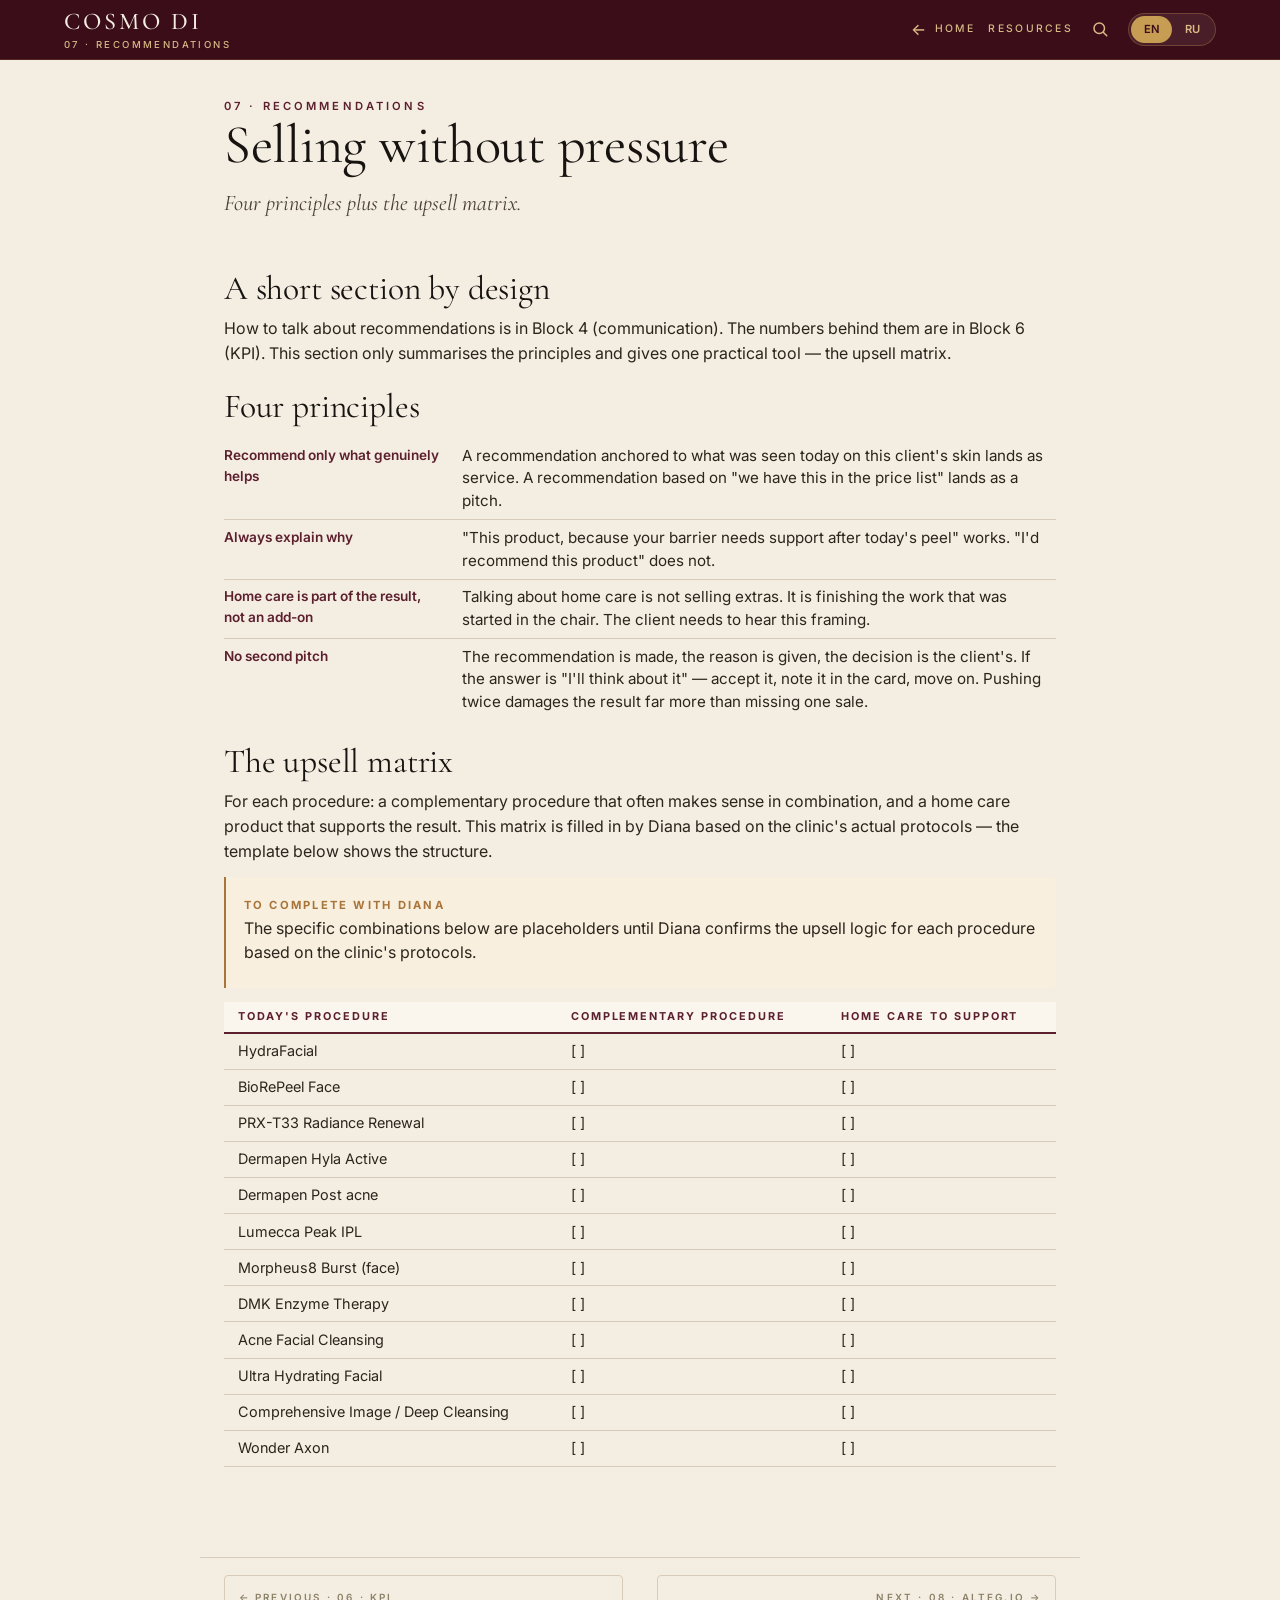
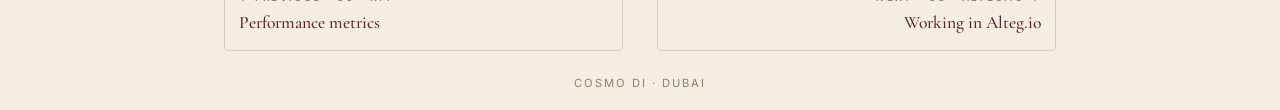
<file: 07-selling.html>
<!DOCTYPE html>
<html lang="en">
<head>
  <meta charset="UTF-8">
  <meta name="viewport" content="width=device-width, initial-scale=1.0">
  <title>Selling without pressure — Cosmo Di Onboarding</title>
  <link rel="stylesheet" href="styles.css">
</head>
<body>

  <header class="topbar">
    <div class="topbar-inner">
      <a href="index.html" class="brand">
        <span class="brand-text">Cosmo Di</span>
        <span class="brand-sub lang-en">07 · Recommendations</span>
        <span class="brand-sub lang-ru">07 · Рекомендации</span>
      </a>
      <div class="topbar-right">
        <a href="index.html" class="back-link">
          <span class="lang-en">Home</span>
          <span class="lang-ru">Главная</span>
        </a>
        <a href="resources.html" class="resources-link">
          <span class="lang-en">Resources</span>
          <span class="lang-ru">Ресурсы</span>
        </a>
        <button class="site-search-trigger" aria-label="Search">
          <svg width="18" height="18" viewBox="0 0 24 24" fill="none" stroke="currentColor" stroke-width="2" stroke-linecap="round" stroke-linejoin="round">
            <circle cx="11" cy="11" r="7"/>
            <line x1="21" y1="21" x2="16.65" y2="16.65"/>
          </svg>
        </button>
        <div class="lang-switch">
          <button class="lang-btn" data-lang="en">EN</button>
          <button class="lang-btn" data-lang="ru">RU</button>
        </div>
      </div>
    </div>
  </header>

  <div class="page">

    <section class="hero">
      <span class="hero-eyebrow lang-en">07 · Recommendations</span>
      <span class="hero-eyebrow lang-ru">07 · Рекомендации</span>
      <h1 class="lang-en">Selling without pressure</h1>
      <h1 class="lang-ru">Как продавать без впаривания</h1>
      <p class="hero-lead lang-en">Four principles plus the upsell matrix.</p>
      <p class="hero-lead lang-ru">Четыре принципа и матрица апсейла.</p>
    </section>

    <main>

      <h2 class="lang-en">A short section by design</h2>
      <h2 class="lang-ru">Этот раздел намеренно короткий</h2>

      <div class="lang-en">
        <p>How to talk about recommendations is in Block 4 (communication). The numbers behind them are in Block 6 (KPI). This section only summarises the principles and gives one practical tool — the upsell matrix.</p>
      </div>
      <div class="lang-ru">
        <p>Как говорить о рекомендациях — в Блоке 4 (общение). Цифры, стоящие за ними, — в Блоке 6 (KPI). Этот раздел только суммирует принципы и даёт один практический инструмент — матрицу апсейла.</p>
      </div>


      <h2 class="lang-en">Four principles</h2>
      <h2 class="lang-ru">Четыре принципа</h2>

      <div class="lang-en">
        <div class="kv-list">
          <div class="kv-row">
            <div class="kv-key">Recommend only what genuinely helps</div>
            <div class="kv-val">A recommendation anchored to what was seen today on this client's skin lands as service. A recommendation based on "we have this in the price list" lands as a pitch.</div>
          </div>
          <div class="kv-row">
            <div class="kv-key">Always explain why</div>
            <div class="kv-val">"This product, because your barrier needs support after today's peel" works. "I'd recommend this product" does not.</div>
          </div>
          <div class="kv-row">
            <div class="kv-key">Home care is part of the result, not an add-on</div>
            <div class="kv-val">Talking about home care is not selling extras. It is finishing the work that was started in the chair. The client needs to hear this framing.</div>
          </div>
          <div class="kv-row">
            <div class="kv-key">No second pitch</div>
            <div class="kv-val">The recommendation is made, the reason is given, the decision is the client's. If the answer is "I'll think about it" — accept it, note it in the card, move on. Pushing twice damages the result far more than missing one sale.</div>
          </div>
        </div>
      </div>

      <div class="lang-ru">
        <div class="kv-list">
          <div class="kv-row">
            <div class="kv-key">Рекомендовать только то, что реально помогает</div>
            <div class="kv-val">Рекомендация, привязанная к тому, что увидено сегодня на коже этого клиента, читается как сервис. Рекомендация по схеме «у нас это есть в прайсе» читается как впаривание.</div>
          </div>
          <div class="kv-row">
            <div class="kv-key">Всегда объяснять зачем</div>
            <div class="kv-val">«Этот продукт — потому что вашему барьеру нужна поддержка после сегодняшнего пилинга» работает. «Я бы рекомендовала вам этот продукт» — нет.</div>
          </div>
          <div class="kv-row">
            <div class="kv-key">Домашний уход — часть результата, а не дополнительная продажа</div>
            <div class="kv-val">Разговор о домашнем уходе — это не продажа сверху. Это завершение работы, которая начата в кресле. Клиент должен слышать именно такую рамку.</div>
          </div>
          <div class="kv-row">
            <div class="kv-key">Никакого второго захода</div>
            <div class="kv-val">Рекомендация сделана, причина названа, решение за клиентом. Если ответ «я подумаю» — принять, зафиксировать в карте, идти дальше. Давление вторым кругом портит результат намного сильнее, чем одна несостоявшаяся продажа.</div>
          </div>
        </div>
      </div>


      <h2 class="lang-en">The upsell matrix</h2>
      <h2 class="lang-ru">Матрица апсейла</h2>

      <div class="lang-en">
        <p>For each procedure: a complementary procedure that often makes sense in combination, and a home care product that supports the result. This matrix is filled in by Diana based on the clinic's actual protocols — the template below shows the structure.</p>
      </div>
      <div class="lang-ru">
        <p>Для каждой процедуры: сопутствующая процедура, которая часто имеет смысл в комбинации, и продукт домашнего ухода, поддерживающий результат. Эту матрицу заполняет Диана на основе реальных протоколов клиники — шаблон ниже показывает структуру.</p>
      </div>

      <div class="callout callout-warning">
        <span class="callout-title lang-en">To complete with Diana</span>
        <span class="callout-title lang-ru">Заполнить с Дианой</span>
        <p class="lang-en">The specific combinations below are placeholders until Diana confirms the upsell logic for each procedure based on the clinic's protocols.</p>
        <p class="lang-ru">Конкретные комбинации ниже — placeholder'ы до тех пор, пока Диана не подтвердит логику апсейла по каждой процедуре на основе протоколов клиники.</p>
      </div>

      <table>
        <thead>
          <tr>
            <th><span class="lang-en">Today's procedure</span><span class="lang-ru">Сегодняшняя процедура</span></th>
            <th><span class="lang-en">Complementary procedure</span><span class="lang-ru">Сопутствующая процедура</span></th>
            <th><span class="lang-en">Home care to support</span><span class="lang-ru">Домашний уход для поддержки</span></th>
          </tr>
        </thead>
        <tbody>
          <tr><td>HydraFacial</td><td>[ ]</td><td>[ ]</td></tr>
          <tr><td>BioRePeel Face</td><td>[ ]</td><td>[ ]</td></tr>
          <tr><td>PRX-T33 Radiance Renewal</td><td>[ ]</td><td>[ ]</td></tr>
          <tr><td>Dermapen Hyla Active</td><td>[ ]</td><td>[ ]</td></tr>
          <tr><td>Dermapen Post acne</td><td>[ ]</td><td>[ ]</td></tr>
          <tr><td>Lumecca Peak IPL</td><td>[ ]</td><td>[ ]</td></tr>
          <tr><td>Morpheus8 Burst (face)</td><td>[ ]</td><td>[ ]</td></tr>
          <tr><td>DMK Enzyme Therapy</td><td>[ ]</td><td>[ ]</td></tr>
          <tr><td>Acne Facial Cleansing</td><td>[ ]</td><td>[ ]</td></tr>
          <tr><td>Ultra Hydrating Facial</td><td>[ ]</td><td>[ ]</td></tr>
          <tr><td>Comprehensive Image / Deep Cleansing</td><td>[ ]</td><td>[ ]</td></tr>
          <tr><td>Wonder Axon</td><td>[ ]</td><td>[ ]</td></tr>
        </tbody>
      </table>

    </main>

    <nav class="section-nav">
        <a class="section-nav-link prev" href="06-kpi.html">
          <div class="section-nav-label lang-en">← Previous · 06 · KPI</div>
          <div class="section-nav-label lang-ru">← Предыдущий · 06 · KPI</div>
          <div class="section-nav-title lang-en">Performance metrics</div>
          <div class="section-nav-title lang-ru">Показатели работы</div>
        </a>
        <a class="section-nav-link next" href="08-altegio.html">
          <div class="section-nav-label lang-en">Next · 08 · Alteg.io →</div>
          <div class="section-nav-label lang-ru">Дальше · 08 · Alteg.io →</div>
          <div class="section-nav-title lang-en">Working in Alteg.io</div>
          <div class="section-nav-title lang-ru">Работа в Alteg.io</div>
        </a>
    </nav>

    <p class="footer-note-light">Cosmo Di · Dubai</p>

  </div>

  <div class="site-search-overlay">
    <div class="site-search-panel">
      <div class="site-search-bar">
        <svg class="site-search-bar-icon" width="18" height="18" viewBox="0 0 24 24" fill="none" stroke="currentColor" stroke-width="2" stroke-linecap="round" stroke-linejoin="round">
          <circle cx="11" cy="11" r="7"/>
          <line x1="21" y1="21" x2="16.65" y2="16.65"/>
        </svg>
        <input type="text" class="site-search-input" placeholder="Search the handbook…">
        <button class="site-search-close">ESC</button>
      </div>
      <p class="site-search-hint lang-en">Type at least 2 letters · Cmd/Ctrl + K to open</p>
      <p class="site-search-hint lang-ru">Минимум 2 буквы · Cmd/Ctrl + K чтобы открыть</p>
      <div class="site-search-results"></div>
    </div>
  </div>

  <script src="script.js"></script>
</body>
</html>
</file>
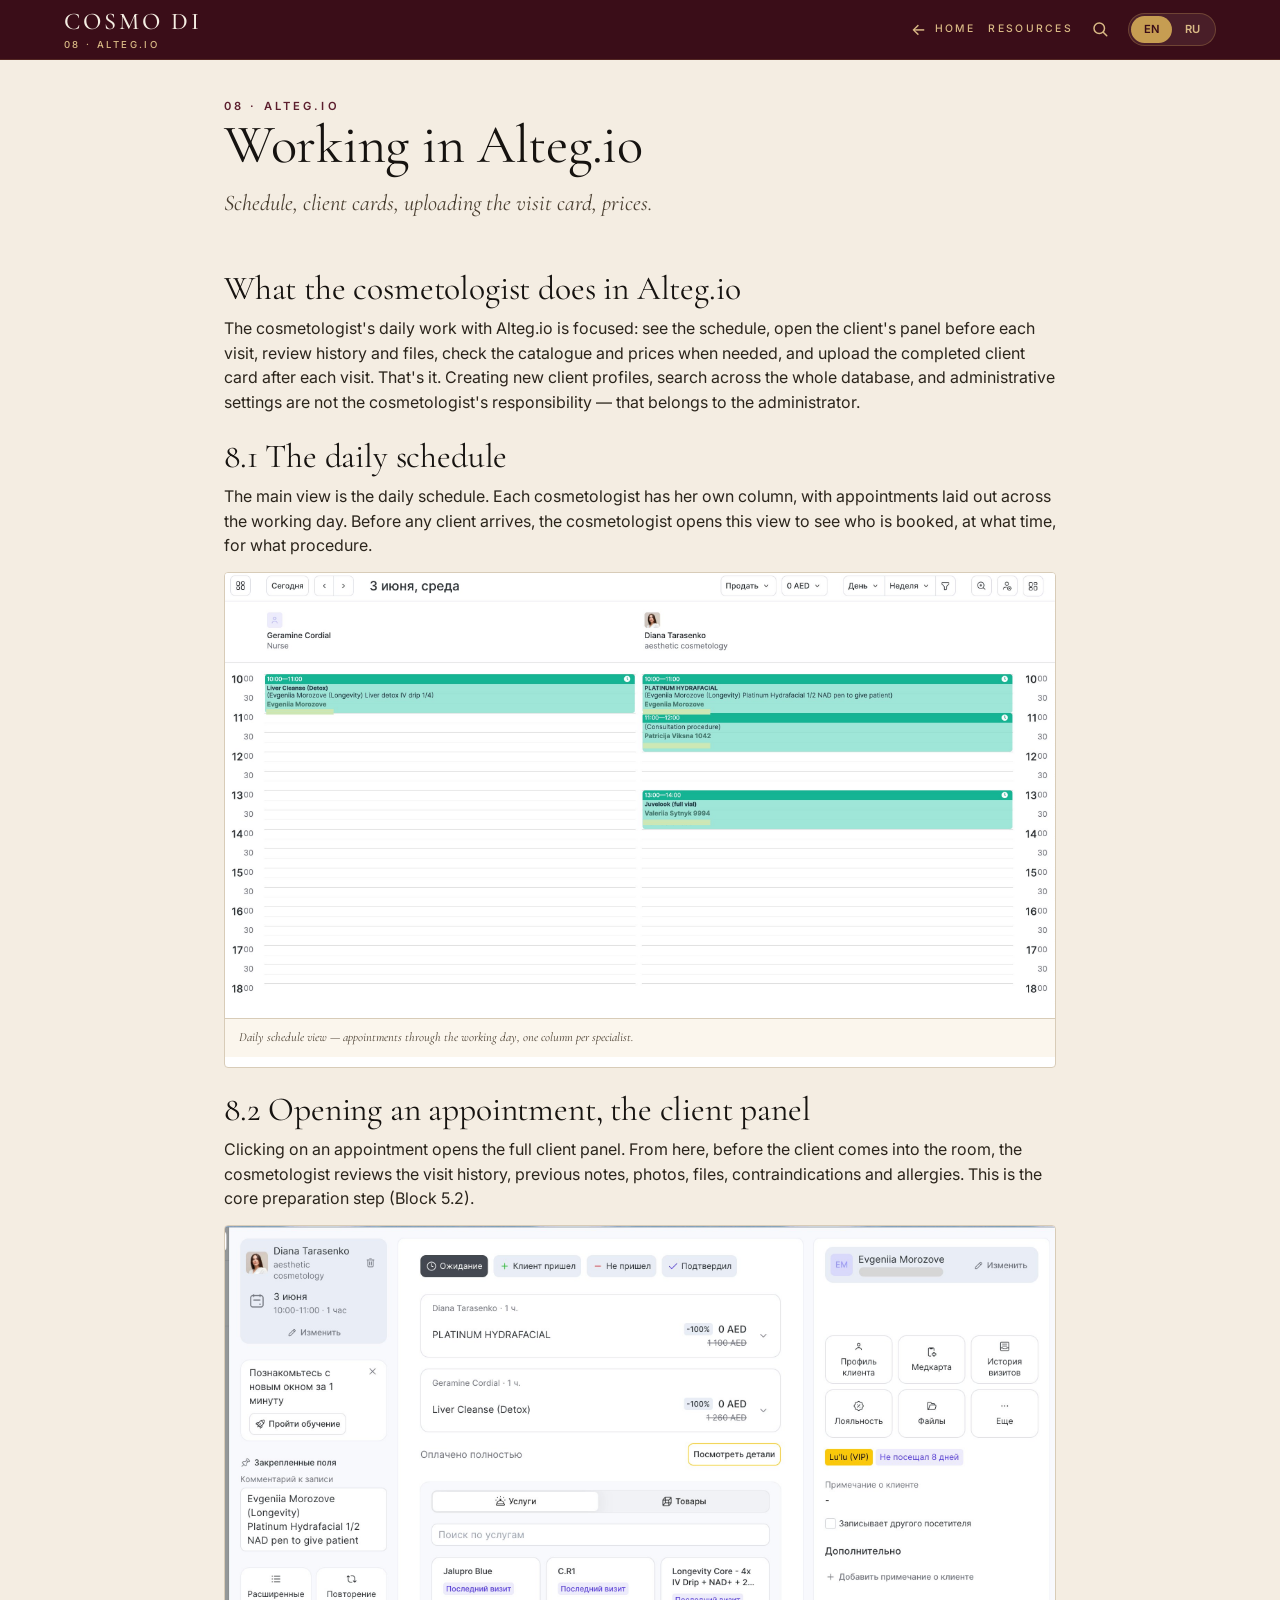
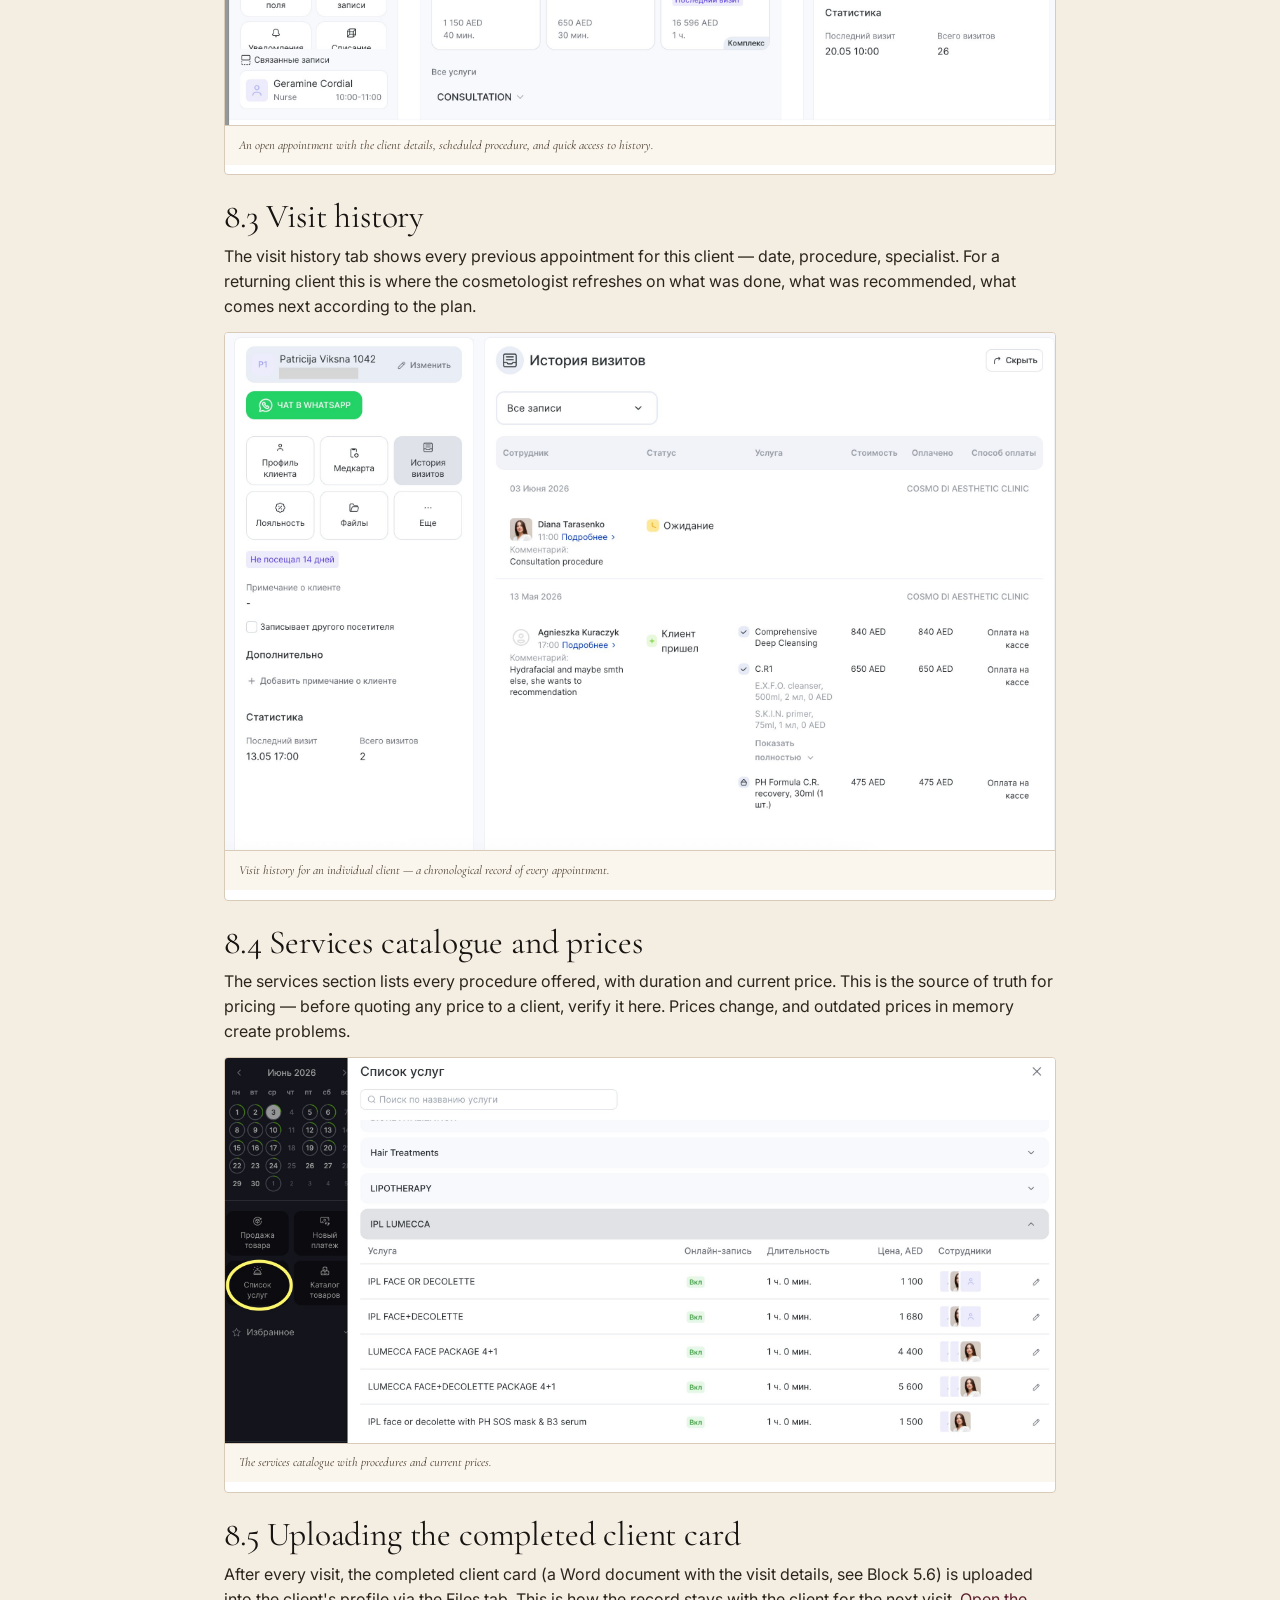
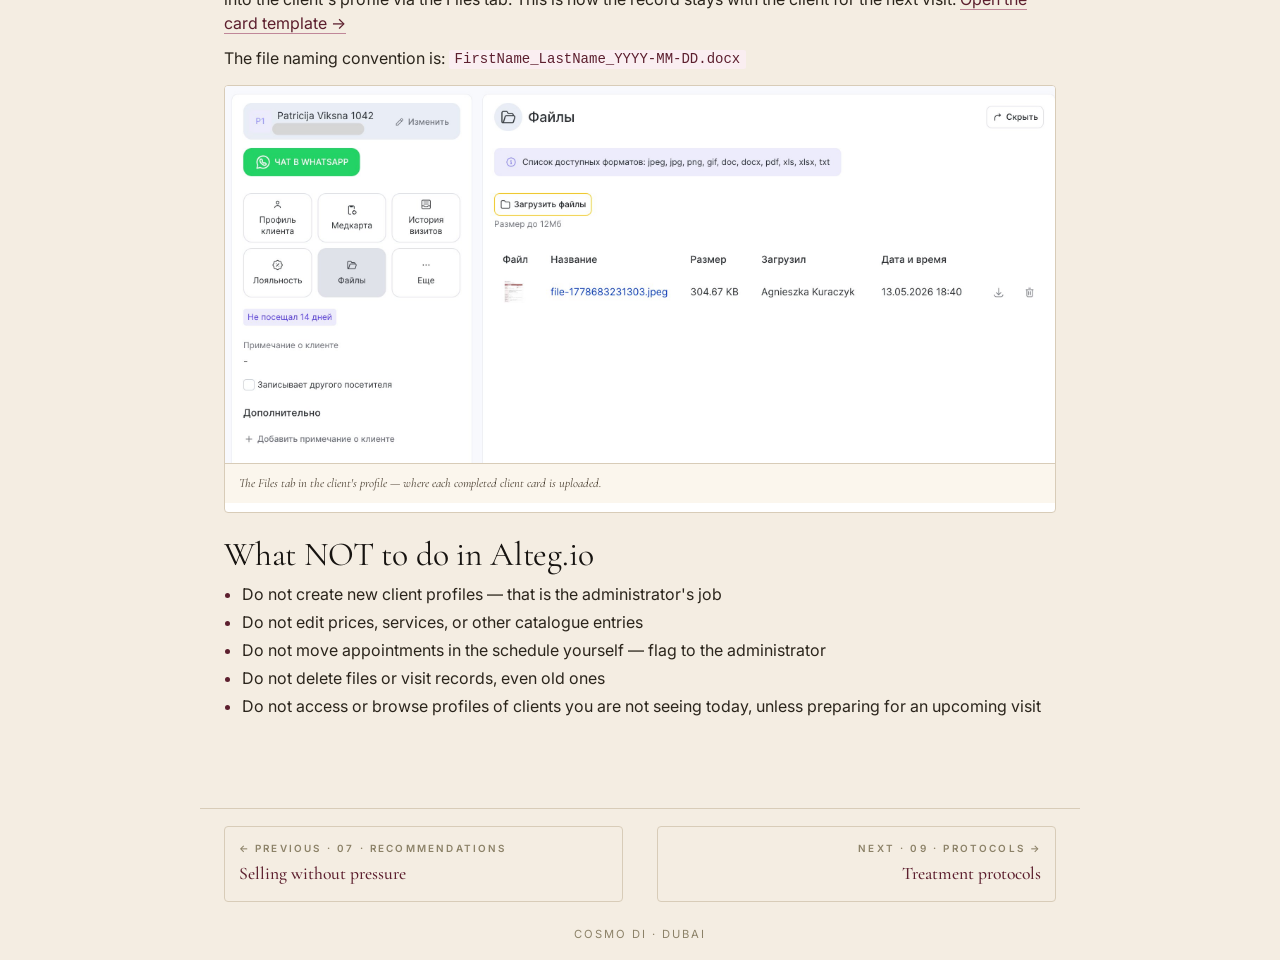
<file: 08-altegio.html>
<!DOCTYPE html>
<html lang="en">
<head>
  <meta charset="UTF-8">
  <meta name="viewport" content="width=device-width, initial-scale=1.0">
  <title>Working in Alteg.io — Cosmo Di Onboarding</title>
  <link rel="stylesheet" href="styles.css">
</head>
<body>

  <header class="topbar">
    <div class="topbar-inner">
      <a href="index.html" class="brand">
        <span class="brand-text">Cosmo Di</span>
        <span class="brand-sub lang-en">08 · Alteg.io</span>
        <span class="brand-sub lang-ru">08 · Alteg.io</span>
      </a>
      <div class="topbar-right">
        <a href="index.html" class="back-link">
          <span class="lang-en">Home</span>
          <span class="lang-ru">Главная</span>
        </a>
        <a href="resources.html" class="resources-link">
          <span class="lang-en">Resources</span>
          <span class="lang-ru">Ресурсы</span>
        </a>
        <button class="site-search-trigger" aria-label="Search">
          <svg width="18" height="18" viewBox="0 0 24 24" fill="none" stroke="currentColor" stroke-width="2" stroke-linecap="round" stroke-linejoin="round">
            <circle cx="11" cy="11" r="7"/>
            <line x1="21" y1="21" x2="16.65" y2="16.65"/>
          </svg>
        </button>
        <div class="lang-switch">
          <button class="lang-btn" data-lang="en">EN</button>
          <button class="lang-btn" data-lang="ru">RU</button>
        </div>
      </div>
    </div>
  </header>

  <div class="page">

    <section class="hero">
      <span class="hero-eyebrow lang-en">08 · Alteg.io</span>
      <span class="hero-eyebrow lang-ru">08 · Alteg.io</span>
      <h1 class="lang-en">Working in Alteg.io</h1>
      <h1 class="lang-ru">Работа в Alteg.io</h1>
      <p class="hero-lead lang-en">Schedule, client cards, uploading the visit card, prices.</p>
      <p class="hero-lead lang-ru">Расписание, карты клиентов, загрузка карты визита, цены.</p>
    </section>

    <main>

      <h2 class="lang-en">What the cosmetologist does in Alteg.io</h2>
      <h2 class="lang-ru">Что косметолог делает в Alteg.io</h2>

      <div class="lang-en">
        <p>The cosmetologist's daily work with Alteg.io is focused: see the schedule, open the client's panel before each visit, review history and files, check the catalogue and prices when needed, and upload the completed client card after each visit. That's it. Creating new client profiles, search across the whole database, and administrative settings are not the cosmetologist's responsibility — that belongs to the administrator.</p>
      </div>
      <div class="lang-ru">
        <p>Ежедневная работа косметолога в Alteg.io сфокусирована: посмотреть расписание, открыть панель клиента перед каждым визитом, посмотреть историю и файлы, при необходимости свериться с каталогом и ценами, и загрузить заполненную карту клиента после визита. Всё. Создание новых профилей клиентов, поиск по всей базе и административные настройки — не задача косметолога, это зона администратора.</p>
      </div>


      <h2 class="lang-en">8.1 The daily schedule</h2>
      <h2 class="lang-ru">8.1 Дневное расписание</h2>

      <div class="lang-en">
        <p>The main view is the daily schedule. Each cosmetologist has her own column, with appointments laid out across the working day. Before any client arrives, the cosmetologist opens this view to see who is booked, at what time, for what procedure.</p>
      </div>
      <div class="lang-ru">
        <p>Главная панель — дневное расписание. У каждого косметолога своя колонка с приёмами, разнесёнными по часам рабочего дня. До прихода любого клиента косметолог открывает эту панель, чтобы видеть, кто записан, во сколько и на какую процедуру.</p>
      </div>

      <div class="screenshot">
        <img src="images/altegio/calendar.png" alt="Alteg.io daily schedule">
        <p class="screenshot-caption lang-en">Daily schedule view — appointments through the working day, one column per specialist.</p>
        <p class="screenshot-caption lang-ru">Дневное расписание — приёмы по часам, по колонке на каждого специалиста.</p>
      </div>


      <h2 class="lang-en">8.2 Opening an appointment, the client panel</h2>
      <h2 class="lang-ru">8.2 Открытие записи, панель клиента</h2>

      <div class="lang-en">
        <p>Clicking on an appointment opens the full client panel. From here, before the client comes into the room, the cosmetologist reviews the visit history, previous notes, photos, files, contraindications and allergies. This is the core preparation step (Block 5.2).</p>
      </div>
      <div class="lang-ru">
        <p>Клик по записи открывает полную панель клиента. Отсюда, до того как клиент зашёл в кабинет, косметолог просматривает историю визитов, прошлые заметки, фото, файлы, противопоказания и аллергии. Это базовый шаг подготовки (Блок 5.2).</p>
      </div>

      <div class="screenshot">
        <img src="images/altegio/appointment.png" alt="Alteg.io open appointment">
        <p class="screenshot-caption lang-en">An open appointment with the client details, scheduled procedure, and quick access to history.</p>
        <p class="screenshot-caption lang-ru">Открытая запись с данными клиента, выбранной процедурой и быстрым доступом к истории.</p>
      </div>


      <h2 class="lang-en">8.3 Visit history</h2>
      <h2 class="lang-ru">8.3 История визитов</h2>

      <div class="lang-en">
        <p>The visit history tab shows every previous appointment for this client — date, procedure, specialist. For a returning client this is where the cosmetologist refreshes on what was done, what was recommended, what comes next according to the plan.</p>
      </div>
      <div class="lang-ru">
        <p>Вкладка истории визитов показывает все прошлые приёмы этого клиента — дата, процедура, специалист. Для постоянного клиента это место, где косметолог восстанавливает в памяти, что делалось, что было рекомендовано и что идёт следующим шагом по плану.</p>
      </div>

      <div class="screenshot">
        <img src="images/altegio/visit-history.png" alt="Alteg.io visit history">
        <p class="screenshot-caption lang-en">Visit history for an individual client — a chronological record of every appointment.</p>
        <p class="screenshot-caption lang-ru">История визитов конкретного клиента — хронологический список всех приёмов.</p>
      </div>


      <h2 class="lang-en">8.4 Services catalogue and prices</h2>
      <h2 class="lang-ru">8.4 Каталог услуг и цены</h2>

      <div class="lang-en">
        <p>The services section lists every procedure offered, with duration and current price. This is the source of truth for pricing — before quoting any price to a client, verify it here. Prices change, and outdated prices in memory create problems.</p>
      </div>
      <div class="lang-ru">
        <p>Раздел услуг содержит все процедуры клиники, с длительностью и актуальной ценой. Это источник истины по ценам — прежде чем назвать клиенту любую цену, сверяемся здесь. Цены меняются, и старая цена в памяти потом становится проблемой.</p>
      </div>

      <div class="screenshot">
        <img src="images/altegio/services.png" alt="Alteg.io services catalogue">
        <p class="screenshot-caption lang-en">The services catalogue with procedures and current prices.</p>
        <p class="screenshot-caption lang-ru">Каталог услуг с процедурами и актуальными ценами.</p>
      </div>


      <h2 class="lang-en">8.5 Uploading the completed client card</h2>
      <h2 class="lang-ru">8.5 Загрузка заполненной карты клиента</h2>

      <div class="lang-en">
        <p>After every visit, the completed client card (a Word document with the visit details, see Block 5.6) is uploaded into the client's profile via the Files tab. This is how the record stays with the client for the next visit. <a href="https://docs.google.com/document/d/1hsp55ddwgOH2dFE4T7lXfJ4AvOB1CDjD/edit" target="_blank">Open the card template →</a></p>
        <p>The file naming convention is: <code>FirstName_LastName_YYYY-MM-DD.docx</code></p>
      </div>
      <div class="lang-ru">
        <p>После каждого визита заполненная карта клиента (Word-документ с деталями визита, см. Блок 5.6) загружается в профиль клиента через вкладку «Файлы». Так запись остаётся с клиентом до следующего визита. <a href="https://docs.google.com/document/d/1hsp55ddwgOH2dFE4T7lXfJ4AvOB1CDjD/edit" target="_blank">Открыть шаблон карты →</a></p>
        <p>Формат имени файла: <code>Имя_Фамилия_ГГГГ-ММ-ДД.docx</code></p>
      </div>

      <div class="screenshot">
        <img src="images/altegio/files.png" alt="Alteg.io files tab">
        <p class="screenshot-caption lang-en">The Files tab in the client's profile — where each completed client card is uploaded.</p>
        <p class="screenshot-caption lang-ru">Вкладка «Файлы» в профиле клиента — место, куда загружается каждая заполненная карта визита.</p>
      </div>


      <h2 class="lang-en">What NOT to do in Alteg.io</h2>
      <h2 class="lang-ru">Что в Alteg.io делать НЕ нужно</h2>

      <div class="lang-en">
        <ul>
          <li>Do not create new client profiles — that is the administrator's job</li>
          <li>Do not edit prices, services, or other catalogue entries</li>
          <li>Do not move appointments in the schedule yourself — flag to the administrator</li>
          <li>Do not delete files or visit records, even old ones</li>
          <li>Do not access or browse profiles of clients you are not seeing today, unless preparing for an upcoming visit</li>
        </ul>
      </div>
      <div class="lang-ru">
        <ul>
          <li>Не создавать новые профили клиентов — это задача администратора</li>
          <li>Не редактировать цены, услуги и каталог</li>
          <li>Не переносить записи в расписании самостоятельно — сообщать администратору</li>
          <li>Не удалять файлы и записи визитов, даже старые</li>
          <li>Не просматривать профили клиентов, которых не ведёшь сегодня, кроме как для подготовки к ближайшему визиту</li>
        </ul>
      </div>

    </main>

    <nav class="section-nav">
        <a class="section-nav-link prev" href="07-selling.html">
          <div class="section-nav-label lang-en">← Previous · 07 · Recommendations</div>
          <div class="section-nav-label lang-ru">← Предыдущий · 07 · Рекомендации</div>
          <div class="section-nav-title lang-en">Selling without pressure</div>
          <div class="section-nav-title lang-ru">Как продавать без впаривания</div>
        </a>
        <a class="section-nav-link next" href="09-protocols.html">
          <div class="section-nav-label lang-en">Next · 09 · Protocols →</div>
          <div class="section-nav-label lang-ru">Дальше · 09 · Протоколы →</div>
          <div class="section-nav-title lang-en">Treatment protocols</div>
          <div class="section-nav-title lang-ru">Протоколы процедур</div>
        </a>
    </nav>

    <p class="footer-note-light">Cosmo Di · Dubai</p>

  </div>

  <div class="site-search-overlay">
    <div class="site-search-panel">
      <div class="site-search-bar">
        <svg class="site-search-bar-icon" width="18" height="18" viewBox="0 0 24 24" fill="none" stroke="currentColor" stroke-width="2" stroke-linecap="round" stroke-linejoin="round">
          <circle cx="11" cy="11" r="7"/>
          <line x1="21" y1="21" x2="16.65" y2="16.65"/>
        </svg>
        <input type="text" class="site-search-input" placeholder="Search the handbook…">
        <button class="site-search-close">ESC</button>
      </div>
      <p class="site-search-hint lang-en">Type at least 2 letters · Cmd/Ctrl + K to open</p>
      <p class="site-search-hint lang-ru">Минимум 2 буквы · Cmd/Ctrl + K чтобы открыть</p>
      <div class="site-search-results"></div>
    </div>
  </div>

  <script src="script.js"></script>
</body>
</html>
</file>
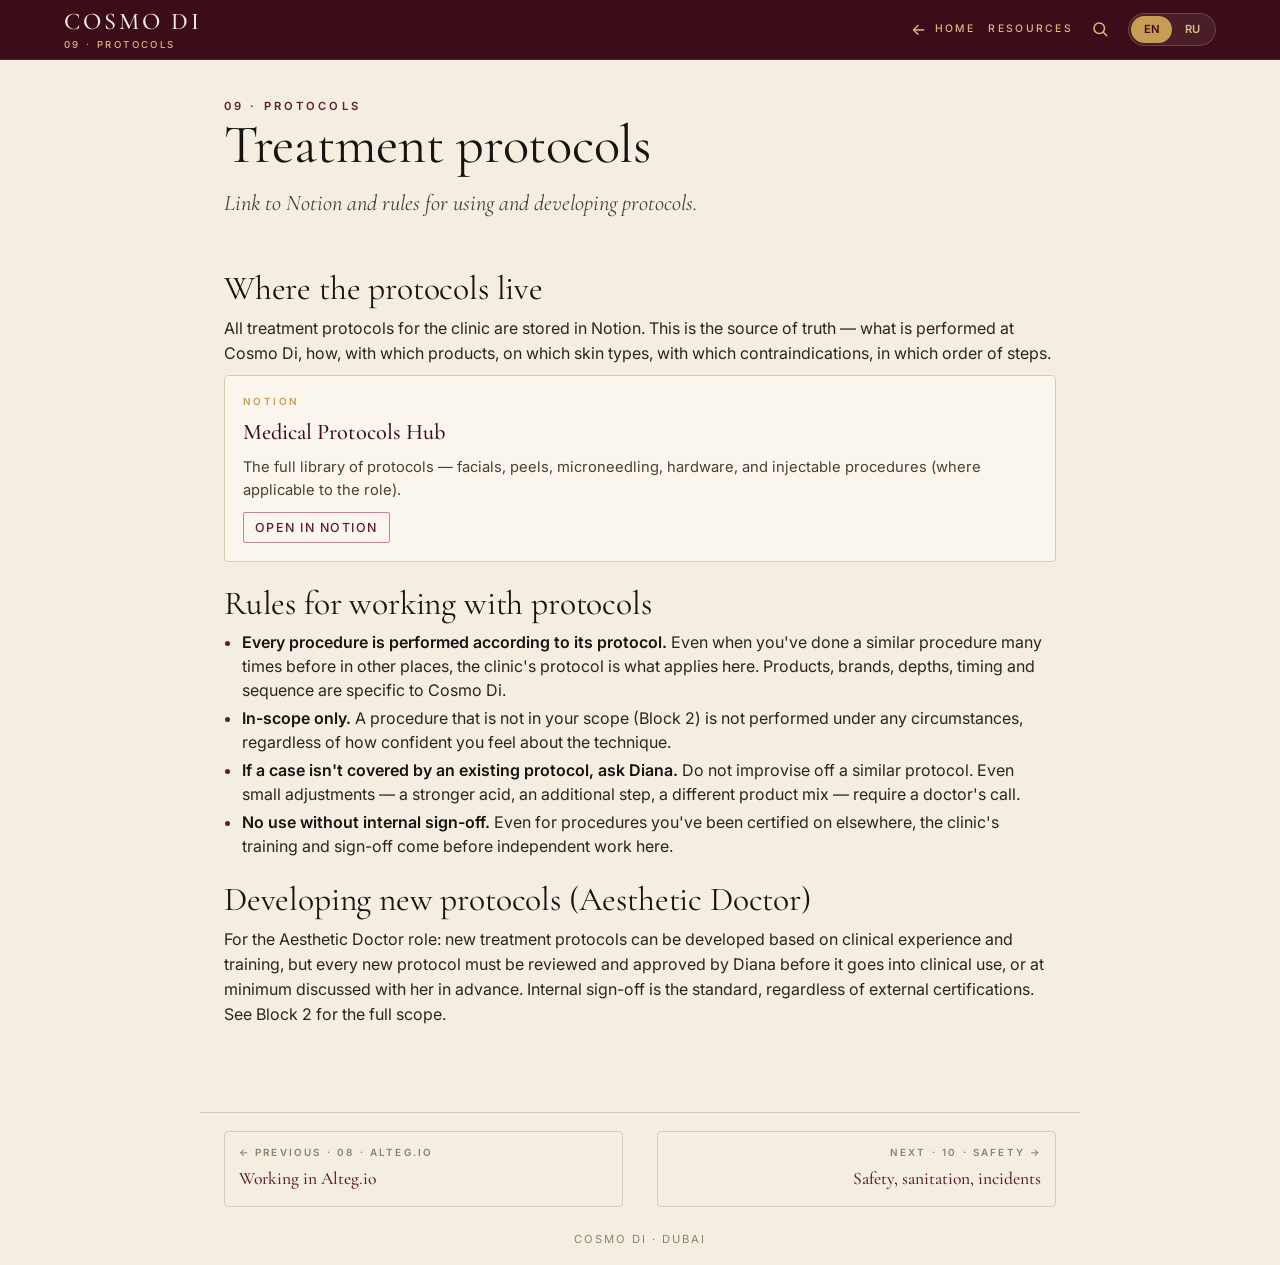
<file: 09-protocols.html>
<!DOCTYPE html>
<html lang="en">
<head>
  <meta charset="UTF-8">
  <meta name="viewport" content="width=device-width, initial-scale=1.0">
  <title>Treatment protocols — Cosmo Di Onboarding</title>
  <link rel="stylesheet" href="styles.css">
</head>
<body>

  <header class="topbar">
    <div class="topbar-inner">
      <a href="index.html" class="brand">
        <span class="brand-text">Cosmo Di</span>
        <span class="brand-sub lang-en">09 · Protocols</span>
        <span class="brand-sub lang-ru">09 · Протоколы</span>
      </a>
      <div class="topbar-right">
        <a href="index.html" class="back-link">
          <span class="lang-en">Home</span>
          <span class="lang-ru">Главная</span>
        </a>
        <a href="resources.html" class="resources-link">
          <span class="lang-en">Resources</span>
          <span class="lang-ru">Ресурсы</span>
        </a>
        <button class="site-search-trigger" aria-label="Search">
          <svg width="18" height="18" viewBox="0 0 24 24" fill="none" stroke="currentColor" stroke-width="2" stroke-linecap="round" stroke-linejoin="round">
            <circle cx="11" cy="11" r="7"/>
            <line x1="21" y1="21" x2="16.65" y2="16.65"/>
          </svg>
        </button>
        <div class="lang-switch">
          <button class="lang-btn" data-lang="en">EN</button>
          <button class="lang-btn" data-lang="ru">RU</button>
        </div>
      </div>
    </div>
  </header>

  <div class="page">

    <section class="hero">
      <span class="hero-eyebrow lang-en">09 · Protocols</span>
      <span class="hero-eyebrow lang-ru">09 · Протоколы</span>
      <h1 class="lang-en">Treatment protocols</h1>
      <h1 class="lang-ru">Протоколы процедур</h1>
      <p class="hero-lead lang-en">Link to Notion and rules for using and developing protocols.</p>
      <p class="hero-lead lang-ru">Ссылка на Notion и правила работы с протоколами.</p>
    </section>

    <main>

      <h2 class="lang-en">Where the protocols live</h2>
      <h2 class="lang-ru">Где лежат протоколы</h2>

      <div class="lang-en">
        <p>All treatment protocols for the clinic are stored in Notion. This is the source of truth — what is performed at Cosmo Di, how, with which products, on which skin types, with which contraindications, in which order of steps.</p>
      </div>
      <div class="lang-ru">
        <p>Все протоколы лечения хранятся в Notion. Это источник истины: что выполняется в Cosmo Di, как именно, какими препаратами, на каких типах кожи, с какими противопоказаниями, в какой последовательности шагов.</p>
      </div>

      <div class="resource-card">
        <div class="resource-source">Notion</div>
        <div class="resource-title lang-en">Medical Protocols Hub</div>
        <div class="resource-title lang-ru">Medical Protocols Hub</div>
        <p class="resource-desc lang-en">The full library of protocols — facials, peels, microneedling, hardware, and injectable procedures (where applicable to the role).</p>
        <p class="resource-desc lang-ru">Полная библиотека протоколов — facials, пилинги, микронидлинг, аппаратные процедуры, инъекционные процедуры (где применимо к роли).</p>
        <div class="resource-actions">
          <a href="https://www.notion.so/MEDICAL-PROTOCOLS-HUB-35d895060251801e9737ebd314c7d276" target="_blank">
            <span class="lang-en">Open in Notion</span>
            <span class="lang-ru">Открыть в Notion</span>
          </a>
        </div>
      </div>


      <h2 class="lang-en">Rules for working with protocols</h2>
      <h2 class="lang-ru">Правила работы с протоколами</h2>

      <div class="lang-en">
        <ul>
          <li><strong>Every procedure is performed according to its protocol.</strong> Even when you've done a similar procedure many times before in other places, the clinic's protocol is what applies here. Products, brands, depths, timing and sequence are specific to Cosmo Di.</li>
          <li><strong>In-scope only.</strong> A procedure that is not in your scope (Block 2) is not performed under any circumstances, regardless of how confident you feel about the technique.</li>
          <li><strong>If a case isn't covered by an existing protocol, ask Diana.</strong> Do not improvise off a similar protocol. Even small adjustments — a stronger acid, an additional step, a different product mix — require a doctor's call.</li>
          <li><strong>No use without internal sign-off.</strong> Even for procedures you've been certified on elsewhere, the clinic's training and sign-off come before independent work here.</li>
        </ul>
      </div>

      <div class="lang-ru">
        <ul>
          <li><strong>Каждая процедура выполняется по своему протоколу.</strong> Даже если ты делала похожую процедуру множество раз в других местах, в этой клинике применяется именно её протокол. Препараты, бренды, глубины, тайминги и последовательность специфичны для Cosmo Di.</li>
          <li><strong>Только в рамках scope.</strong> Процедура, не входящая в твой scope (Блок 2), не выполняется ни при каких обстоятельствах, независимо от твоей уверенности в технике.</li>
          <li><strong>Если случай не покрыт существующим протоколом, спрашиваем Диану.</strong> Не импровизируем на основе похожего протокола. Даже небольшие корректировки — более сильная кислота, дополнительный шаг, другая комбинация препаратов — требуют решения врача.</li>
          <li><strong>Никакого использования без внутреннего согласования.</strong> Даже по процедурам, по которым у тебя есть сертификация в другом месте, внутреннее обучение и подтверждение клиники предшествуют самостоятельной работе здесь.</li>
        </ul>
      </div>


      <h2 class="lang-en">Developing new protocols (Aesthetic Doctor)</h2>
      <h2 class="lang-ru">Разработка новых протоколов (Aesthetic Doctor)</h2>

      <div class="lang-en">
        <p>For the Aesthetic Doctor role: new treatment protocols can be developed based on clinical experience and training, but every new protocol must be reviewed and approved by Diana before it goes into clinical use, or at minimum discussed with her in advance. Internal sign-off is the standard, regardless of external certifications. See Block 2 for the full scope.</p>
      </div>
      <div class="lang-ru">
        <p>Для роли Aesthetic Doctor: новые протоколы могут разрабатываться на основе клинического опыта и обучения, но каждый новый протокол должен быть согласован с Дианой до использования в клинике, или как минимум обсуждён с ней заранее. Внутреннее согласование — стандарт, независимо от внешних сертификаций. См. Блок 2 для полного scope.</p>
      </div>

    </main>

    <nav class="section-nav">
        <a class="section-nav-link prev" href="08-altegio.html">
          <div class="section-nav-label lang-en">← Previous · 08 · Alteg.io</div>
          <div class="section-nav-label lang-ru">← Предыдущий · 08 · Alteg.io</div>
          <div class="section-nav-title lang-en">Working in Alteg.io</div>
          <div class="section-nav-title lang-ru">Работа в Alteg.io</div>
        </a>
        <a class="section-nav-link next" href="10-safety.html">
          <div class="section-nav-label lang-en">Next · 10 · Safety →</div>
          <div class="section-nav-label lang-ru">Дальше · 10 · Безопасность →</div>
          <div class="section-nav-title lang-en">Safety, sanitation, incidents</div>
          <div class="section-nav-title lang-ru">Безопасность, санитария, инциденты</div>
        </a>
    </nav>

    <p class="footer-note-light">Cosmo Di · Dubai</p>

  </div>

  <div class="site-search-overlay">
    <div class="site-search-panel">
      <div class="site-search-bar">
        <svg class="site-search-bar-icon" width="18" height="18" viewBox="0 0 24 24" fill="none" stroke="currentColor" stroke-width="2" stroke-linecap="round" stroke-linejoin="round">
          <circle cx="11" cy="11" r="7"/>
          <line x1="21" y1="21" x2="16.65" y2="16.65"/>
        </svg>
        <input type="text" class="site-search-input" placeholder="Search the handbook…">
        <button class="site-search-close">ESC</button>
      </div>
      <p class="site-search-hint lang-en">Type at least 2 letters · Cmd/Ctrl + K to open</p>
      <p class="site-search-hint lang-ru">Минимум 2 буквы · Cmd/Ctrl + K чтобы открыть</p>
      <div class="site-search-results"></div>
    </div>
  </div>

  <script src="script.js"></script>
</body>
</html>
</file>
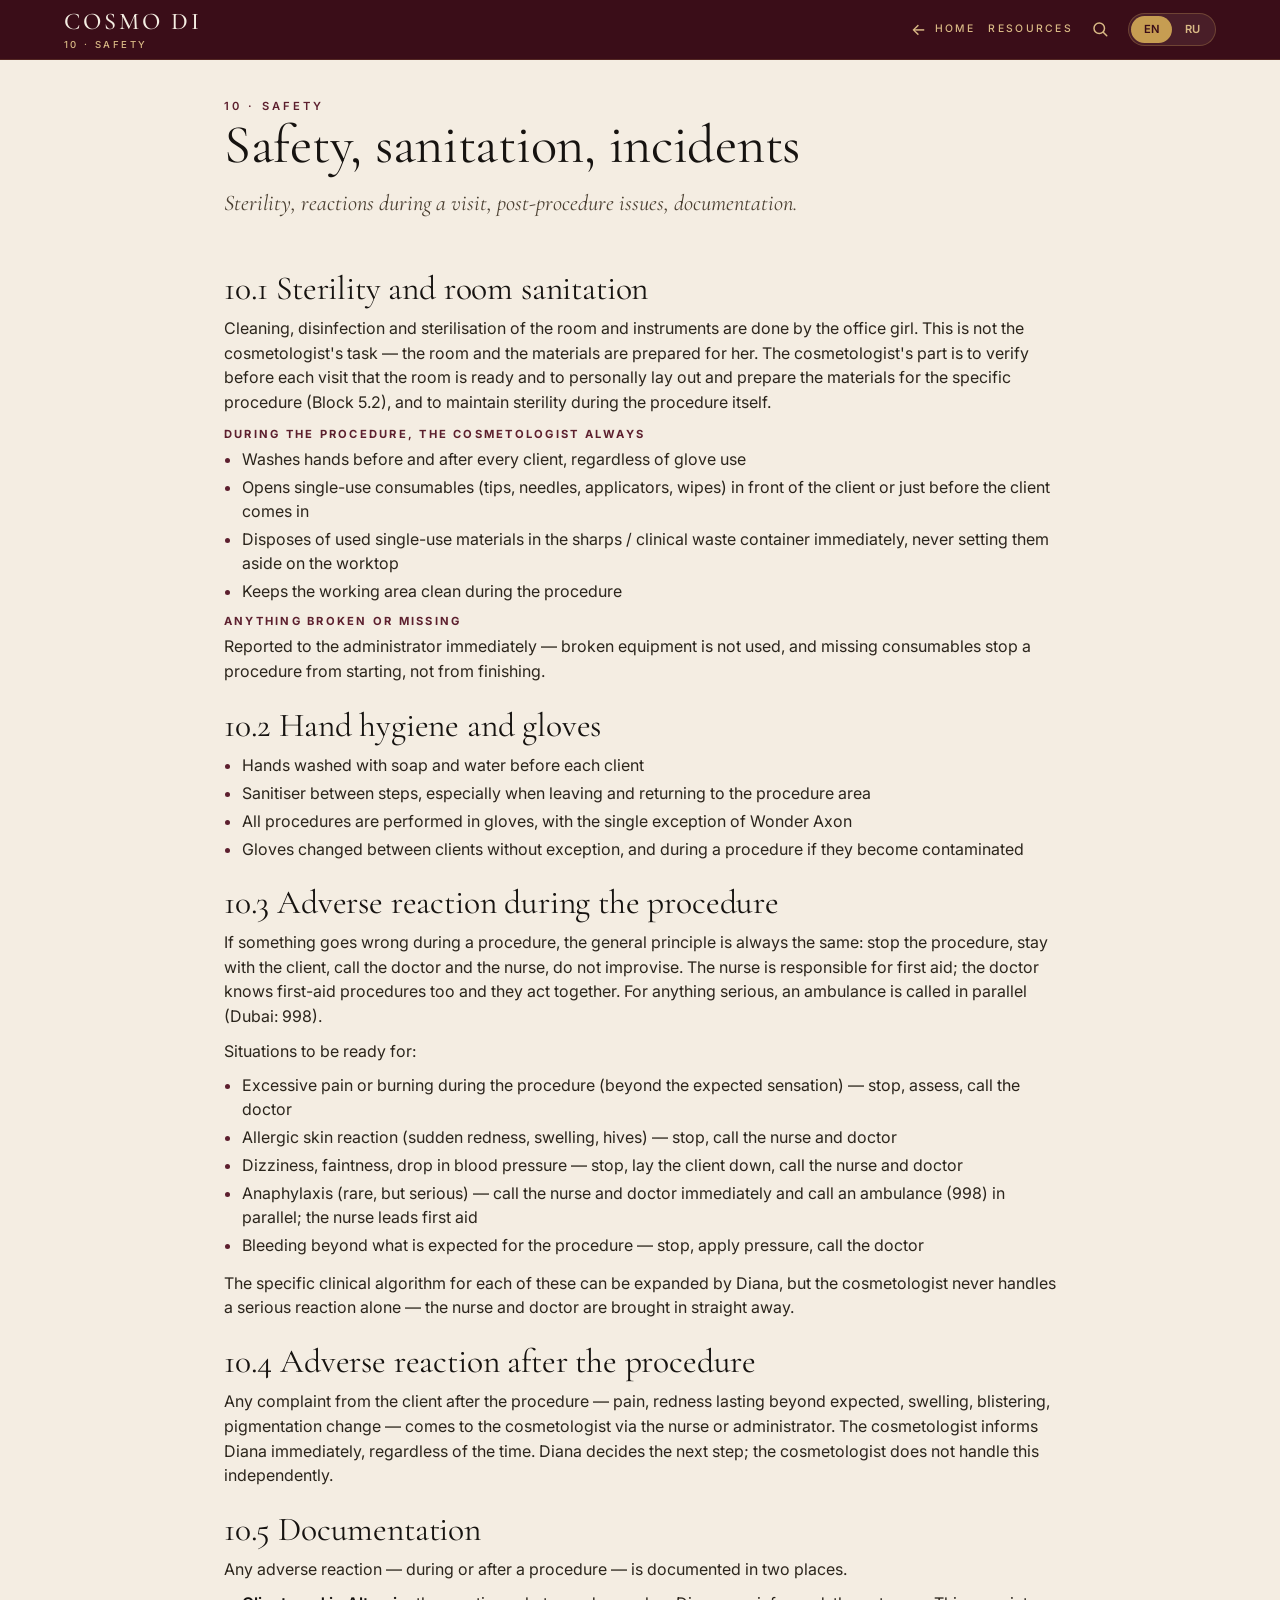
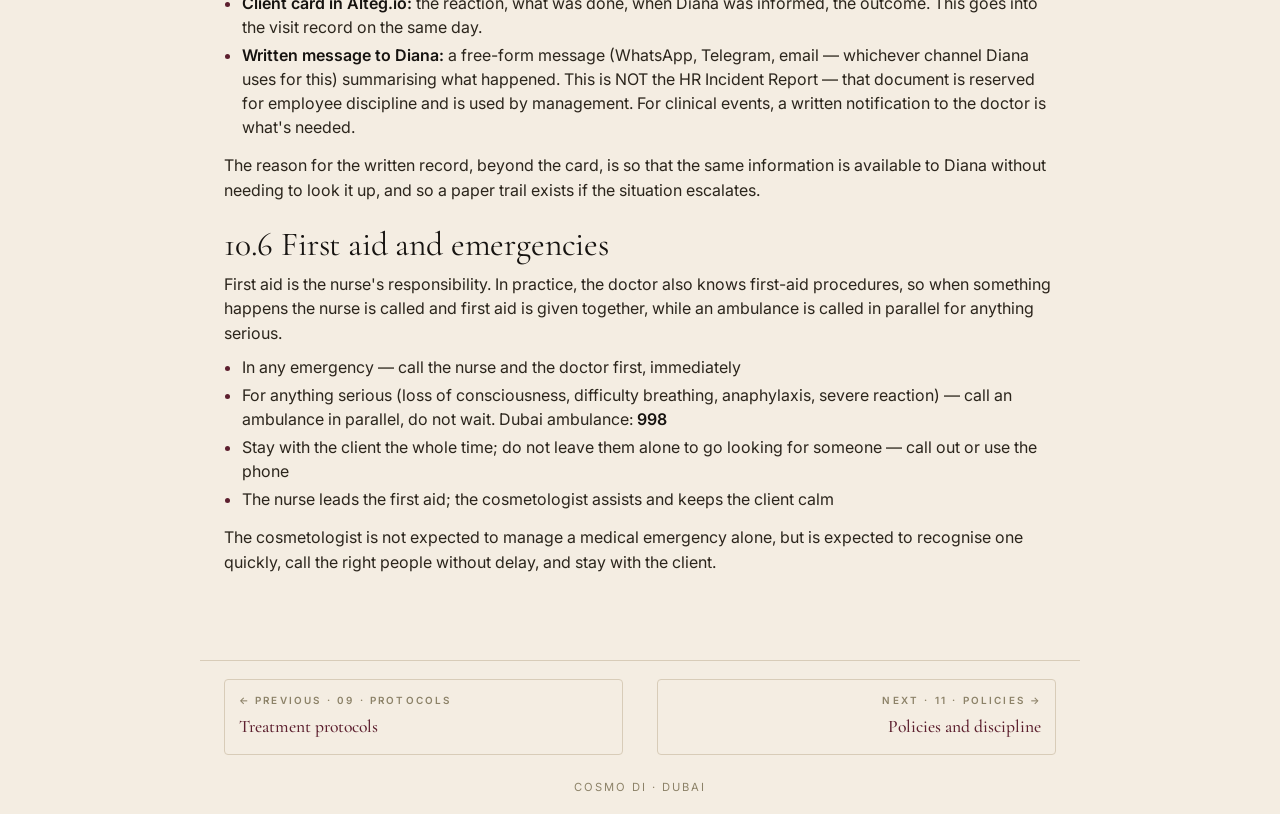
<file: 10-safety.html>
<!DOCTYPE html>
<html lang="en">
<head>
  <meta charset="UTF-8">
  <meta name="viewport" content="width=device-width, initial-scale=1.0">
  <title>Safety, sanitation, incidents — Cosmo Di Onboarding</title>
  <link rel="stylesheet" href="styles.css">
</head>
<body>

  <header class="topbar">
    <div class="topbar-inner">
      <a href="index.html" class="brand">
        <span class="brand-text">Cosmo Di</span>
        <span class="brand-sub lang-en">10 · Safety</span>
        <span class="brand-sub lang-ru">10 · Безопасность</span>
      </a>
      <div class="topbar-right">
        <a href="index.html" class="back-link">
          <span class="lang-en">Home</span>
          <span class="lang-ru">Главная</span>
        </a>
        <a href="resources.html" class="resources-link">
          <span class="lang-en">Resources</span>
          <span class="lang-ru">Ресурсы</span>
        </a>
        <button class="site-search-trigger" aria-label="Search">
          <svg width="18" height="18" viewBox="0 0 24 24" fill="none" stroke="currentColor" stroke-width="2" stroke-linecap="round" stroke-linejoin="round">
            <circle cx="11" cy="11" r="7"/>
            <line x1="21" y1="21" x2="16.65" y2="16.65"/>
          </svg>
        </button>
        <div class="lang-switch">
          <button class="lang-btn" data-lang="en">EN</button>
          <button class="lang-btn" data-lang="ru">RU</button>
        </div>
      </div>
    </div>
  </header>

  <div class="page">

    <section class="hero">
      <span class="hero-eyebrow lang-en">10 · Safety</span>
      <span class="hero-eyebrow lang-ru">10 · Безопасность</span>
      <h1 class="lang-en">Safety, sanitation, incidents</h1>
      <h1 class="lang-ru">Безопасность, санитария, инциденты</h1>
      <p class="hero-lead lang-en">Sterility, reactions during a visit, post-procedure issues, documentation.</p>
      <p class="hero-lead lang-ru">Стерильность, реакции во время визита, осложнения после, документирование.</p>
    </section>

    <main>

      <h2 class="lang-en">10.1 Sterility and room sanitation</h2>
      <h2 class="lang-ru">10.1 Стерильность и санитария кабинета</h2>

      <div class="lang-en">
        <p>Cleaning, disinfection and sterilisation of the room and instruments are done by the office girl. This is not the cosmetologist's task — the room and the materials are prepared for her. The cosmetologist's part is to verify before each visit that the room is ready and to personally lay out and prepare the materials for the specific procedure (Block 5.2), and to maintain sterility during the procedure itself.</p>

        <h4>During the procedure, the cosmetologist always</h4>
        <ul>
          <li>Washes hands before and after every client, regardless of glove use</li>
          <li>Opens single-use consumables (tips, needles, applicators, wipes) in front of the client or just before the client comes in</li>
          <li>Disposes of used single-use materials in the sharps / clinical waste container immediately, never setting them aside on the worktop</li>
          <li>Keeps the working area clean during the procedure</li>
        </ul>

        <h4>Anything broken or missing</h4>
        <p>Reported to the administrator immediately — broken equipment is not used, and missing consumables stop a procedure from starting, not from finishing.</p>
      </div>

      <div class="lang-ru">
        <p>Уборка, дезинфекция и стерилизация кабинета и инструментов выполняются помощницей (office girl). Это не задача косметолога — кабинет и материалы готовят для неё. Часть косметолога — проверить перед каждым визитом, что кабинет готов, лично разложить и подготовить материалы под конкретную процедуру (Блок 5.2) и поддерживать стерильность во время самой процедуры.</p>

        <h4>Во время процедуры косметолог всегда</h4>
        <ul>
          <li>Моет руки до и после каждого клиента, независимо от того, используются ли перчатки</li>
          <li>Вскрывает одноразовые расходники (наконечники, иглы, аппликаторы, салфетки) на глазах у клиента или непосредственно перед его приходом</li>
          <li>Сразу отправляет использованные одноразовые материалы в контейнер для острых отходов / медотходов, не откладывает их на стол</li>
          <li>Поддерживает чистоту рабочей зоны во время процедуры</li>
        </ul>

        <h4>Сломалось / закончилось</h4>
        <p>Сразу сообщается администратору — сломанное оборудование не используется, отсутствующие расходники останавливают начало процедуры, а не финал.</p>
      </div>


      <h2 class="lang-en">10.2 Hand hygiene and gloves</h2>
      <h2 class="lang-ru">10.2 Гигиена рук и перчатки</h2>

      <div class="lang-en">
        <ul>
          <li>Hands washed with soap and water before each client</li>
          <li>Sanitiser between steps, especially when leaving and returning to the procedure area</li>
          <li>All procedures are performed in gloves, with the single exception of Wonder Axon</li>
          <li>Gloves changed between clients without exception, and during a procedure if they become contaminated</li>
        </ul>
      </div>

      <div class="lang-ru">
        <ul>
          <li>Руки моются с мылом и водой перед каждым клиентом</li>
          <li>Антисептик между шагами, особенно при выходе и возвращении в зону процедуры</li>
          <li>Все процедуры выполняются в перчатках, за единственным исключением — Wonder Axon</li>
          <li>Перчатки меняются между клиентами без исключений и во время процедуры, если они загрязнились</li>
        </ul>
      </div>


      <h2 class="lang-en">10.3 Adverse reaction during the procedure</h2>
      <h2 class="lang-ru">10.3 Нежелательная реакция во время процедуры</h2>

      <div class="lang-en">
        <p>If something goes wrong during a procedure, the general principle is always the same: stop the procedure, stay with the client, call the doctor and the nurse, do not improvise. The nurse is responsible for first aid; the doctor knows first-aid procedures too and they act together. For anything serious, an ambulance is called in parallel (Dubai: 998).</p>
        <p>Situations to be ready for:</p>
        <ul>
          <li>Excessive pain or burning during the procedure (beyond the expected sensation) — stop, assess, call the doctor</li>
          <li>Allergic skin reaction (sudden redness, swelling, hives) — stop, call the nurse and doctor</li>
          <li>Dizziness, faintness, drop in blood pressure — stop, lay the client down, call the nurse and doctor</li>
          <li>Anaphylaxis (rare, but serious) — call the nurse and doctor immediately and call an ambulance (998) in parallel; the nurse leads first aid</li>
          <li>Bleeding beyond what is expected for the procedure — stop, apply pressure, call the doctor</li>
        </ul>
        <p>The specific clinical algorithm for each of these can be expanded by Diana, but the cosmetologist never handles a serious reaction alone — the nurse and doctor are brought in straight away.</p>
      </div>

      <div class="lang-ru">
        <p>Если во время процедуры что-то пошло не так, общий принцип всегда один: остановить процедуру, остаться с клиентом, позвать врача и медсестру, не импровизировать. За первую помощь отвечает медсестра; врач также знает правила оказания первой помощи, и они действуют вместе. При любой серьёзной ситуации параллельно вызывается скорая (Дубай: 998).</p>
        <p>Ситуации, к которым нужно быть готовой:</p>
        <ul>
          <li>Чрезмерная боль или жжение во время процедуры (за пределами ожидаемого ощущения) — остановиться, оценить, позвать врача</li>
          <li>Аллергическая реакция кожи (внезапное покраснение, отёк, крапивница) — остановиться, позвать медсестру и врача</li>
          <li>Головокружение, обморочное состояние, падение давления — остановиться, уложить клиента, позвать медсестру и врача</li>
          <li>Анафилаксия (редко, но серьёзно) — немедленно позвать медсестру и врача и параллельно вызвать скорую (998); первую помощь ведёт медсестра</li>
          <li>Кровотечение сильнее, чем ожидается для процедуры — остановиться, прижать, позвать врача</li>
        </ul>
        <p>Конкретный клинический алгоритм по каждой ситуации Диана может дополнить, но косметолог никогда не справляется с серьёзной реакцией одна — медсестра и врач подключаются сразу.</p>
      </div>


      <h2 class="lang-en">10.4 Adverse reaction after the procedure</h2>
      <h2 class="lang-ru">10.4 Нежелательная реакция после процедуры</h2>

      <div class="lang-en">
        <p>Any complaint from the client after the procedure — pain, redness lasting beyond expected, swelling, blistering, pigmentation change — comes to the cosmetologist via the nurse or administrator. The cosmetologist informs Diana immediately, regardless of the time. Diana decides the next step; the cosmetologist does not handle this independently.</p>
      </div>
      <div class="lang-ru">
        <p>Любая жалоба клиента после процедуры — боль, покраснение дольше ожидаемого, отёк, пузыри, изменение пигментации — приходит к косметологу через медсестру или администратора. Косметолог немедленно информирует Диану, независимо от времени. Дальнейший шаг определяет Диана; косметолог не разбирается с этим самостоятельно.</p>
      </div>


      <h2 class="lang-en">10.5 Documentation</h2>
      <h2 class="lang-ru">10.5 Документирование</h2>

      <div class="lang-en">
        <p>Any adverse reaction — during or after a procedure — is documented in two places.</p>
        <ul>
          <li><strong>Client card in Alteg.io:</strong> the reaction, what was done, when Diana was informed, the outcome. This goes into the visit record on the same day.</li>
          <li><strong>Written message to Diana:</strong> a free-form message (WhatsApp, Telegram, email — whichever channel Diana uses for this) summarising what happened. This is NOT the HR Incident Report — that document is reserved for employee discipline and is used by management. For clinical events, a written notification to the doctor is what's needed.</li>
        </ul>
        <p>The reason for the written record, beyond the card, is so that the same information is available to Diana without needing to look it up, and so a paper trail exists if the situation escalates.</p>
      </div>

      <div class="lang-ru">
        <p>Любая нежелательная реакция — во время или после процедуры — документируется в двух местах.</p>
        <ul>
          <li><strong>Карта клиента в Alteg.io:</strong> сама реакция, что было сделано, когда Диана была проинформирована, исход. Это попадает в запись визита в тот же день.</li>
          <li><strong>Письменное сообщение Диане:</strong> свободного формата (WhatsApp, Telegram, email — что Диана использует для этого), с описанием случившегося. Это НЕ HR Incident Report — тот документ предназначен для дисциплинарных вопросов и используется руководством. Для клинических ситуаций нужно именно письменное уведомление врачу.</li>
        </ul>
        <p>Письменная фиксация помимо карты нужна для того, чтобы та же информация была у Дианы под рукой, без необходимости искать, и чтобы существовал письменный след, если ситуация развивается.</p>
      </div>


      <h2 class="lang-en">10.6 First aid and emergencies</h2>
      <h2 class="lang-ru">10.6 Первая помощь и экстренные ситуации</h2>

      <div class="lang-en">
        <p>First aid is the nurse's responsibility. In practice, the doctor also knows first-aid procedures, so when something happens the nurse is called and first aid is given together, while an ambulance is called in parallel for anything serious.</p>
        <ul>
          <li>In any emergency — call the nurse and the doctor first, immediately</li>
          <li>For anything serious (loss of consciousness, difficulty breathing, anaphylaxis, severe reaction) — call an ambulance in parallel, do not wait. Dubai ambulance: <strong>998</strong></li>
          <li>Stay with the client the whole time; do not leave them alone to go looking for someone — call out or use the phone</li>
          <li>The nurse leads the first aid; the cosmetologist assists and keeps the client calm</li>
        </ul>
        <p>The cosmetologist is not expected to manage a medical emergency alone, but is expected to recognise one quickly, call the right people without delay, and stay with the client.</p>
      </div>

      <div class="lang-ru">
        <p>За первую помощь отвечает медсестра. На практике врач также знает правила оказания первой помощи, поэтому, когда что-то происходит, зовут медсестру и помощь оказывают вместе, а при любой серьёзной ситуации параллельно вызывают скорую.</p>
        <ul>
          <li>В любой экстренной ситуации — сразу зови медсестру и врача</li>
          <li>При серьёзной ситуации (потеря сознания, затруднённое дыхание, анафилаксия, тяжёлая реакция) — параллельно вызывай скорую, не жди. Скорая Дубай: <strong>998</strong></li>
          <li>Оставайся с клиентом всё время; не оставляй его одного, чтобы пойти кого-то искать — позови голосом или используй телефон</li>
          <li>Первую помощь ведёт медсестра; косметолог помогает и держит клиента в спокойствии</li>
        </ul>
        <p>От косметолога не ожидается, что она в одиночку справится с медицинской экстренной ситуацией, но ожидается, что она быстро её распознает, без промедления позовёт нужных людей и останется с клиентом.</p>
      </div>

    </main>

    <nav class="section-nav">
        <a class="section-nav-link prev" href="09-protocols.html">
          <div class="section-nav-label lang-en">← Previous · 09 · Protocols</div>
          <div class="section-nav-label lang-ru">← Предыдущий · 09 · Протоколы</div>
          <div class="section-nav-title lang-en">Treatment protocols</div>
          <div class="section-nav-title lang-ru">Протоколы процедур</div>
        </a>
        <a class="section-nav-link next" href="11-policies.html">
          <div class="section-nav-label lang-en">Next · 11 · Policies →</div>
          <div class="section-nav-label lang-ru">Дальше · 11 · Политики →</div>
          <div class="section-nav-title lang-en">Policies and discipline</div>
          <div class="section-nav-title lang-ru">Политики и дисциплина</div>
        </a>
    </nav>

    <p class="footer-note-light">Cosmo Di · Dubai</p>

  </div>

  <div class="site-search-overlay">
    <div class="site-search-panel">
      <div class="site-search-bar">
        <svg class="site-search-bar-icon" width="18" height="18" viewBox="0 0 24 24" fill="none" stroke="currentColor" stroke-width="2" stroke-linecap="round" stroke-linejoin="round">
          <circle cx="11" cy="11" r="7"/>
          <line x1="21" y1="21" x2="16.65" y2="16.65"/>
        </svg>
        <input type="text" class="site-search-input" placeholder="Search the handbook…">
        <button class="site-search-close">ESC</button>
      </div>
      <p class="site-search-hint lang-en">Type at least 2 letters · Cmd/Ctrl + K to open</p>
      <p class="site-search-hint lang-ru">Минимум 2 буквы · Cmd/Ctrl + K чтобы открыть</p>
      <div class="site-search-results"></div>
    </div>
  </div>

  <script src="script.js"></script>
</body>
</html>
</file>
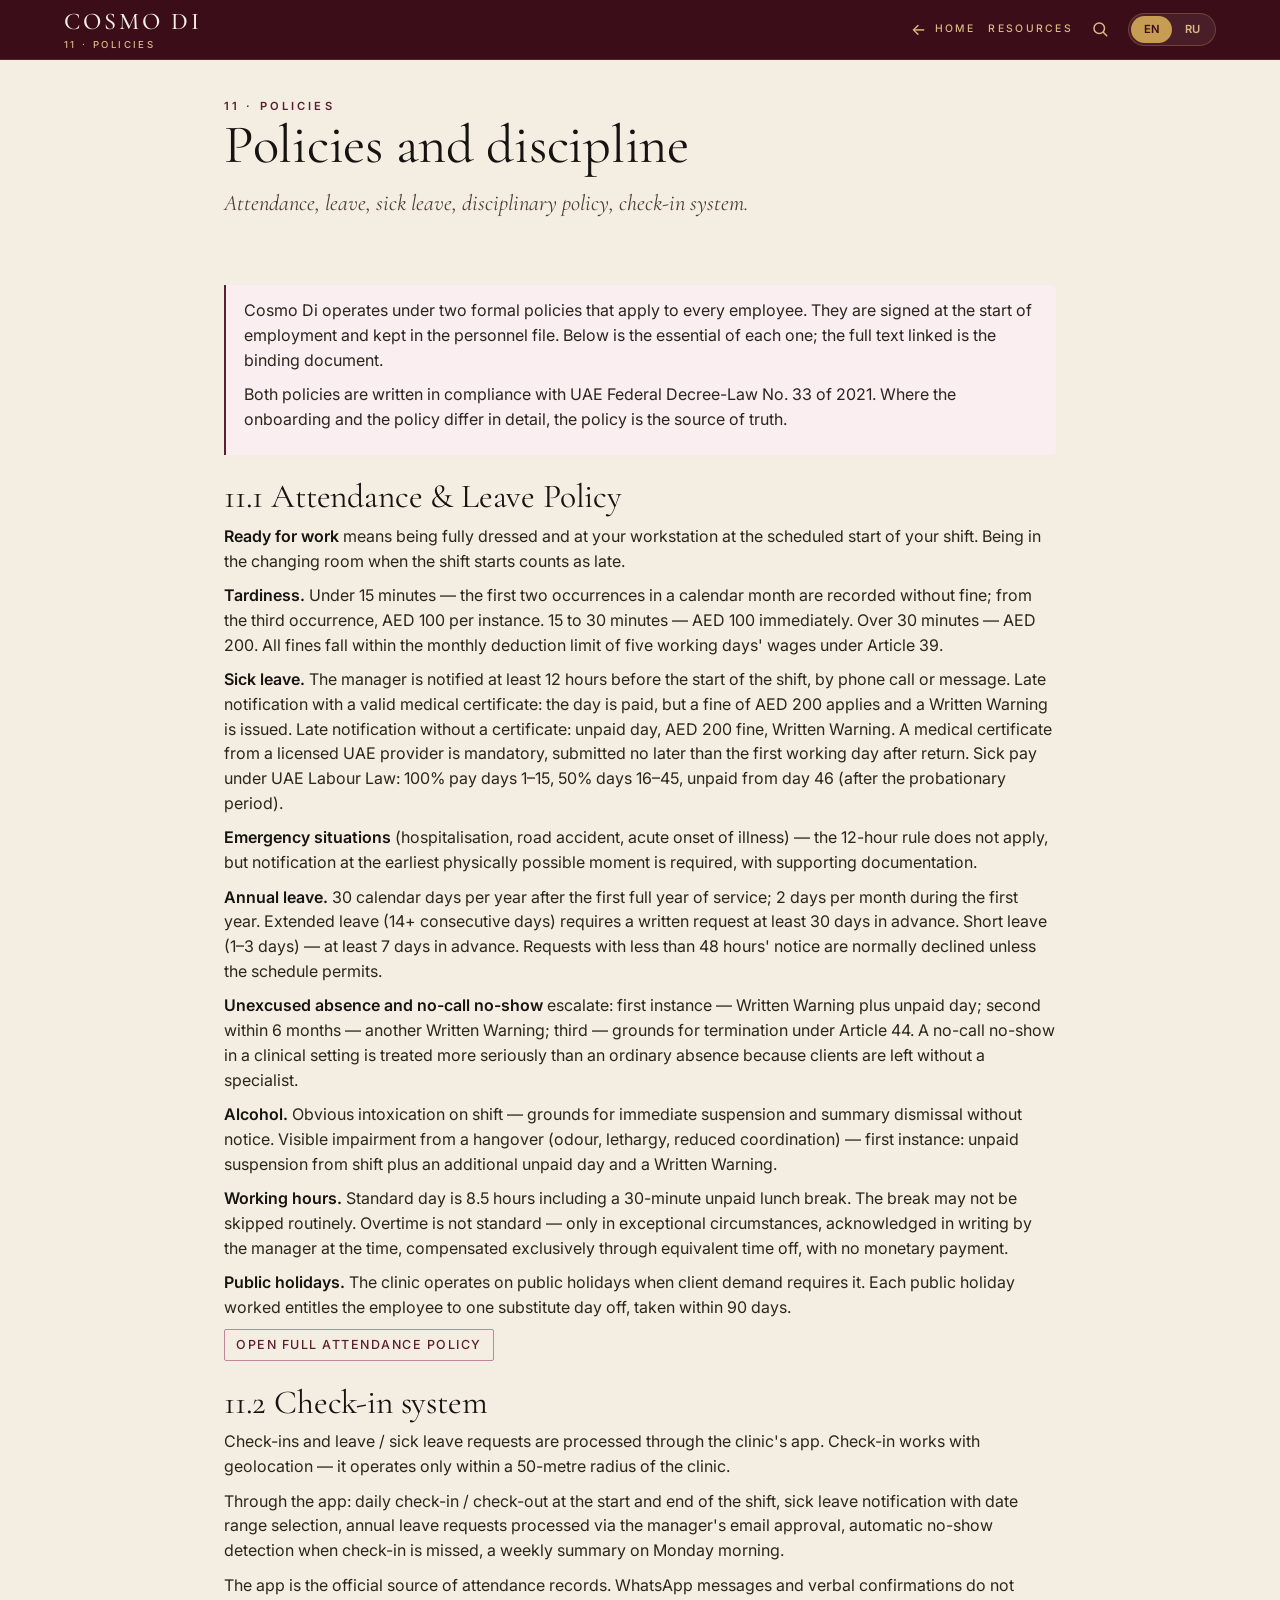
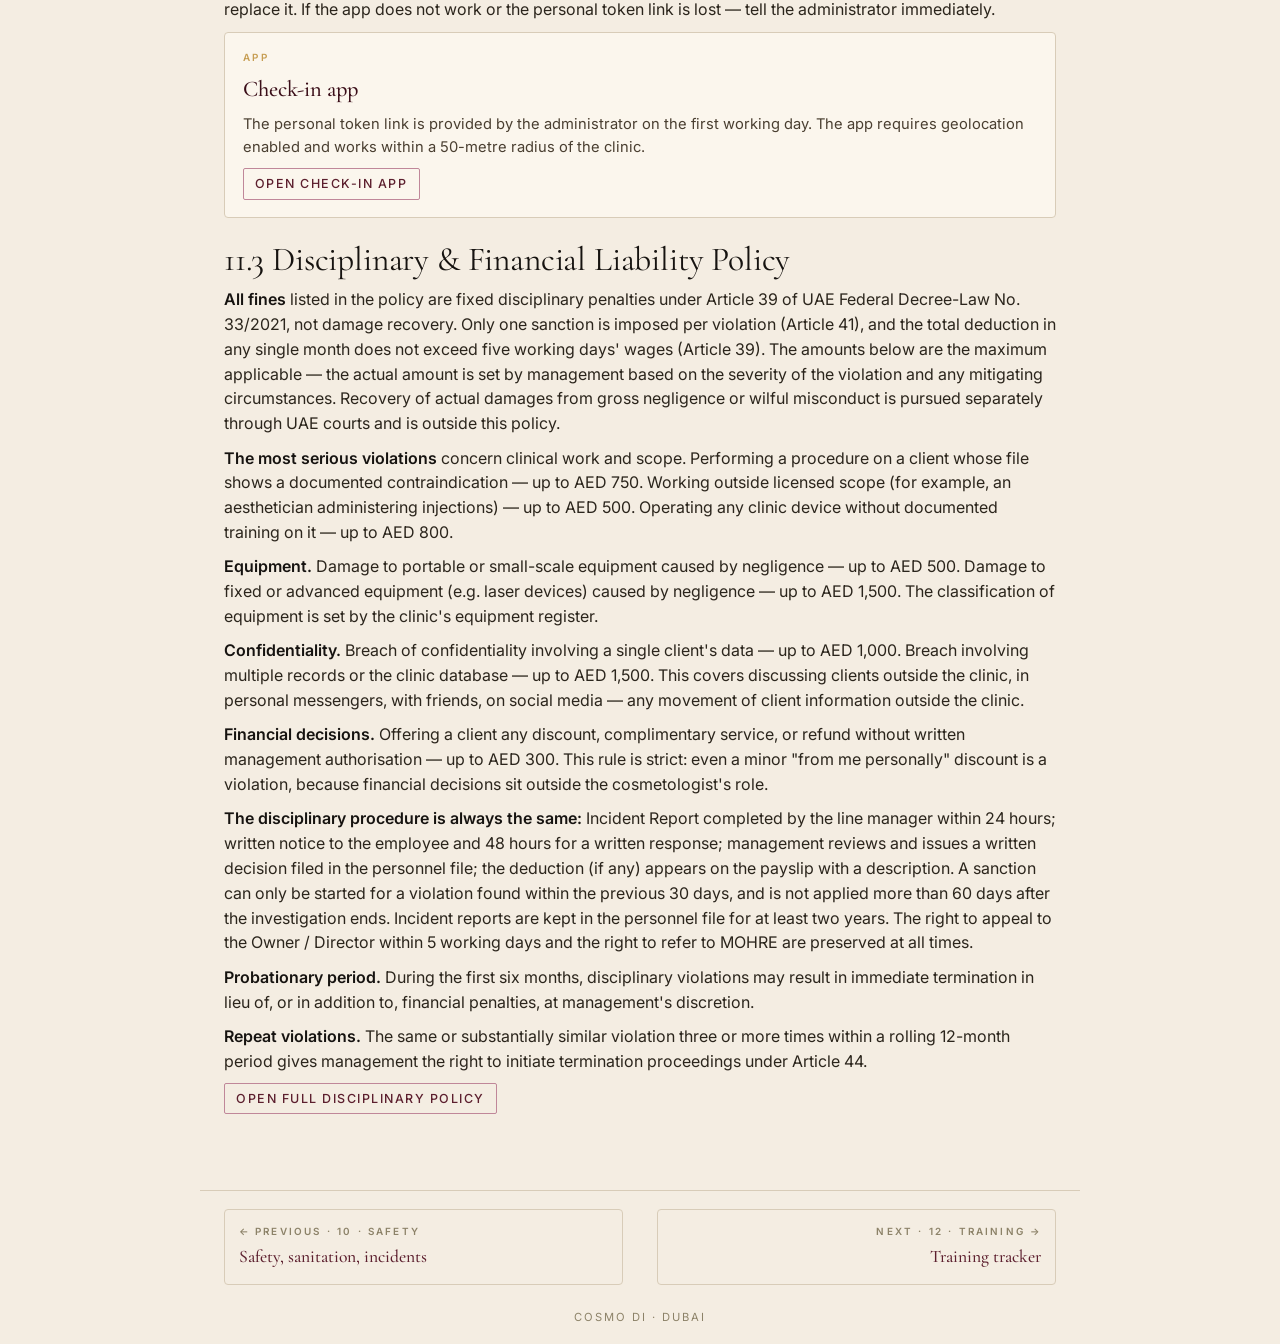
<file: 11-policies.html>
<!DOCTYPE html>
<html lang="en">
<head>
  <meta charset="UTF-8">
  <meta name="viewport" content="width=device-width, initial-scale=1.0">
  <title>Policies and discipline — Cosmo Di Onboarding</title>
  <link rel="stylesheet" href="styles.css">
</head>
<body>

  <header class="topbar">
    <div class="topbar-inner">
      <a href="index.html" class="brand">
        <span class="brand-text">Cosmo Di</span>
        <span class="brand-sub lang-en">11 · Policies</span>
        <span class="brand-sub lang-ru">11 · Политики</span>
      </a>
      <div class="topbar-right">
        <a href="index.html" class="back-link">
          <span class="lang-en">Home</span>
          <span class="lang-ru">Главная</span>
        </a>
        <a href="resources.html" class="resources-link">
          <span class="lang-en">Resources</span>
          <span class="lang-ru">Ресурсы</span>
        </a>
        <button class="site-search-trigger" aria-label="Search">
          <svg width="18" height="18" viewBox="0 0 24 24" fill="none" stroke="currentColor" stroke-width="2" stroke-linecap="round" stroke-linejoin="round">
            <circle cx="11" cy="11" r="7"/>
            <line x1="21" y1="21" x2="16.65" y2="16.65"/>
          </svg>
        </button>
        <div class="lang-switch">
          <button class="lang-btn" data-lang="en">EN</button>
          <button class="lang-btn" data-lang="ru">RU</button>
        </div>
      </div>
    </div>
  </header>

  <div class="page">

    <section class="hero">
      <span class="hero-eyebrow lang-en">11 · Policies</span>
      <span class="hero-eyebrow lang-ru">11 · Политики</span>
      <h1 class="lang-en">Policies and discipline</h1>
      <h1 class="lang-ru">Политики и дисциплина</h1>
      <p class="hero-lead lang-en">Attendance, leave, sick leave, disciplinary policy, check-in system.</p>
      <p class="hero-lead lang-ru">Аттенданс, отпуск, больничный, дисциплинарная политика, чек-ины.</p>
    </section>

    <main>

      <div class="callout">
        <p class="lang-en">Cosmo Di operates under two formal policies that apply to every employee. They are signed at the start of employment and kept in the personnel file. Below is the essential of each one; the full text linked is the binding document.</p>
        <p class="lang-en">Both policies are written in compliance with UAE Federal Decree-Law No. 33 of 2021. Where the onboarding and the policy differ in detail, the policy is the source of truth.</p>
        <p class="lang-ru">В Cosmo Di действуют две формальные политики, применимые к каждому сотруднику. Они подписываются в начале работы и хранятся в личном деле. Ниже — главное из каждой; полные тексты по ссылкам ниже являются обязывающими документами.</p>
        <p class="lang-ru">Обе политики составлены в соответствии с UAE Federal Decree-Law No. 33 of 2021. Если онбординг и политика расходятся в деталях — источник правды политика.</p>
      </div>


      <h2 class="lang-en">11.1 Attendance &amp; Leave Policy</h2>
      <h2 class="lang-ru">11.1 Attendance &amp; Leave Policy</h2>

      <div class="lang-en">
        <p><strong>Ready for work</strong> means being fully dressed and at your workstation at the scheduled start of your shift. Being in the changing room when the shift starts counts as late.</p>

        <p><strong>Tardiness.</strong> Under 15 minutes — the first two occurrences in a calendar month are recorded without fine; from the third occurrence, AED 100 per instance. 15 to 30 minutes — AED 100 immediately. Over 30 minutes — AED 200. All fines fall within the monthly deduction limit of five working days' wages under Article 39.</p>

        <p><strong>Sick leave.</strong> The manager is notified at least 12 hours before the start of the shift, by phone call or message. Late notification with a valid medical certificate: the day is paid, but a fine of AED 200 applies and a Written Warning is issued. Late notification without a certificate: unpaid day, AED 200 fine, Written Warning. A medical certificate from a licensed UAE provider is mandatory, submitted no later than the first working day after return. Sick pay under UAE Labour Law: 100% pay days 1–15, 50% days 16–45, unpaid from day 46 (after the probationary period).</p>

        <p><strong>Emergency situations</strong> (hospitalisation, road accident, acute onset of illness) — the 12-hour rule does not apply, but notification at the earliest physically possible moment is required, with supporting documentation.</p>

        <p><strong>Annual leave.</strong> 30 calendar days per year after the first full year of service; 2 days per month during the first year. Extended leave (14+ consecutive days) requires a written request at least 30 days in advance. Short leave (1–3 days) — at least 7 days in advance. Requests with less than 48 hours' notice are normally declined unless the schedule permits.</p>

        <p><strong>Unexcused absence and no-call no-show</strong> escalate: first instance — Written Warning plus unpaid day; second within 6 months — another Written Warning; third — grounds for termination under Article 44. A no-call no-show in a clinical setting is treated more seriously than an ordinary absence because clients are left without a specialist.</p>

        <p><strong>Alcohol.</strong> Obvious intoxication on shift — grounds for immediate suspension and summary dismissal without notice. Visible impairment from a hangover (odour, lethargy, reduced coordination) — first instance: unpaid suspension from shift plus an additional unpaid day and a Written Warning.</p>

        <p><strong>Working hours.</strong> Standard day is 8.5 hours including a 30-minute unpaid lunch break. The break may not be skipped routinely. Overtime is not standard — only in exceptional circumstances, acknowledged in writing by the manager at the time, compensated exclusively through equivalent time off, with no monetary payment.</p>

        <p><strong>Public holidays.</strong> The clinic operates on public holidays when client demand requires it. Each public holiday worked entitles the employee to one substitute day off, taken within 90 days.</p>

        <div class="resource-actions">
          <a href="https://docs.google.com/document/d/1BMO45iuLca3Rtk1izdYgdB-sMpr7VIUG/edit" target="_blank">
            <span class="lang-en">Open full Attendance Policy</span>
            <span class="lang-ru">Открыть полную Attendance Policy</span>
          </a>
        </div>
      </div>

      <div class="lang-ru">
        <p><strong>Готовность к работе</strong> означает быть полностью одетой и на рабочем месте в назначенное время начала смены. Нахождение в раздевалке в момент начала смены засчитывается как опоздание.</p>

        <p><strong>Опоздания.</strong> Менее 15 минут — первые два раза в календарном месяце фиксируются без штрафа, с третьего раза AED 100 за случай. От 15 до 30 минут — AED 100 сразу. Более 30 минут — AED 200. Все штрафы укладываются в месячный лимит удержаний в пять рабочих дней зарплаты по Article 39.</p>

        <p><strong>Больничный.</strong> Руководитель уведомляется минимум за 12 часов до начала смены — звонком или сообщением. Поздняя нотификация с действительным медицинским сертификатом: день оплачивается, но применяется штраф AED 200 и Written Warning. Поздняя нотификация без сертификата: неоплачиваемый день, штраф AED 200, Written Warning. Медицинский сертификат от лицензированного UAE-провайдера обязателен, предоставляется не позднее первого рабочего дня после возвращения. Оплата больничного по UAE Labour Law: 100% дни 1–15, 50% дни 16–45, неоплачиваемо с 46 дня (после испытательного срока).</p>

        <p><strong>Экстренные ситуации</strong> (госпитализация, ДТП, острое начало болезни) — правило 12 часов не применяется, но требуется уведомление в самый ранний физически возможный момент и подтверждающие документы.</p>

        <p><strong>Отпуск.</strong> Ежегодный отпуск — 30 календарных дней в год после первого полного года работы; 2 дня за месяц в течение первого года. Длительный отпуск (14+ дней подряд) требует письменного запроса минимум за 30 дней. Короткий отпуск (1–3 дня) — минимум за 7 дней. Запросы с менее чем 48 часами уведомления обычно отклоняются, если расписание не позволяет.</p>

        <p><strong>Прогулы и no-call no-show</strong> идут по нарастающей: первый случай — Written Warning плюс неоплачиваемый день; второй в течение 6 месяцев — ещё один Written Warning; третий — основание для увольнения по Article 44. No-call no-show в клиническом контексте рассматривается серьёзнее обычного прогула, потому что клиенты остаются без специалиста.</p>

        <p><strong>Алкоголь.</strong> Очевидное опьянение на смене — основание для немедленного отстранения и увольнения без уведомления. Видимое последствие похмелья (запах, заторможенность, нарушение координации) — первый случай: неоплачиваемое отстранение от смены плюс дополнительный неоплачиваемый день и Written Warning.</p>

        <p><strong>Рабочие часы.</strong> Стандартный день — 8.5 часов, включая 30-минутный неоплачиваемый обед. Перерыв не может быть систематически пропущен. Овертайм не является стандартом — только в исключительных случаях, подтверждённых письменно руководителем в момент возникновения, и компенсируется исключительно эквивалентным выходным, без денежной выплаты.</p>

        <p><strong>Государственные праздники.</strong> Клиника работает в праздники, когда этого требует клиентский спрос. За каждый отработанный праздник полагается один выходной взамен, который берётся в течение 90 дней.</p>

        <div class="resource-actions">
          <a href="https://docs.google.com/document/d/1BMO45iuLca3Rtk1izdYgdB-sMpr7VIUG/edit" target="_blank">
            <span class="lang-en">Open full Attendance Policy</span>
            <span class="lang-ru">Открыть полную Attendance Policy</span>
          </a>
        </div>
      </div>


      <h2 class="lang-en">11.2 Check-in system</h2>
      <h2 class="lang-ru">11.2 Система чек-инов</h2>

      <div class="lang-en">
        <p>Check-ins and leave / sick leave requests are processed through the clinic's app. Check-in works with geolocation — it operates only within a 50-metre radius of the clinic.</p>
        <p>Through the app: daily check-in / check-out at the start and end of the shift, sick leave notification with date range selection, annual leave requests processed via the manager's email approval, automatic no-show detection when check-in is missed, a weekly summary on Monday morning.</p>
        <p>The app is the official source of attendance records. WhatsApp messages and verbal confirmations do not replace it. If the app does not work or the personal token link is lost — tell the administrator immediately.</p>
      </div>

      <div class="lang-ru">
        <p>Чек-ины и запросы на отпуск / больничный обрабатываются через приложение клиники. Чек-ин работает с геолокацией — выполняется только в радиусе 50 метров от клиники.</p>
        <p>Через приложение: ежедневный check-in / check-out в начале и конце смены, уведомление о больничном с выбором диапазона дат, запросы на ежегодный отпуск через email-подтверждение руководителем, автоматическое определение no-show при пропущенном чек-ине, сводка за неделю утром понедельника.</p>
        <p>Система — официальный источник записей о посещаемости. Сообщения в WhatsApp и устные подтверждения её не заменяют. Если приложение не работает или потеряна ссылка с токеном — сразу сообщить администратору.</p>
      </div>

      <div class="resource-card">
        <div class="resource-source">App</div>
        <div class="resource-title lang-en">Check-in app</div>
        <div class="resource-title lang-ru">Приложение для чек-инов</div>
        <p class="resource-desc lang-en">The personal token link is provided by the administrator on the first working day. The app requires geolocation enabled and works within a 50-metre radius of the clinic.</p>
        <p class="resource-desc lang-ru">Личная ссылка с токеном предоставляется администратором в первый рабочий день. Для работы нужна включённая геолокация, радиус 50 метров от клиники.</p>
        <div class="resource-actions">
          <a href="https://cosmodiclinic.github.io/attendance/" target="_blank">
            <span class="lang-en">Open check-in app</span>
            <span class="lang-ru">Открыть приложение чек-инов</span>
          </a>
        </div>
      </div>


      <h2 class="lang-en">11.3 Disciplinary &amp; Financial Liability Policy</h2>
      <h2 class="lang-ru">11.3 Disciplinary &amp; Financial Liability Policy</h2>

      <div class="lang-en">
        <p><strong>All fines</strong> listed in the policy are fixed disciplinary penalties under Article 39 of UAE Federal Decree-Law No. 33/2021, not damage recovery. Only one sanction is imposed per violation (Article 41), and the total deduction in any single month does not exceed five working days' wages (Article 39). The amounts below are the maximum applicable — the actual amount is set by management based on the severity of the violation and any mitigating circumstances. Recovery of actual damages from gross negligence or wilful misconduct is pursued separately through UAE courts and is outside this policy.</p>

        <p><strong>The most serious violations</strong> concern clinical work and scope. Performing a procedure on a client whose file shows a documented contraindication — up to AED 750. Working outside licensed scope (for example, an aesthetician administering injections) — up to AED 500. Operating any clinic device without documented training on it — up to AED 800.</p>

        <p><strong>Equipment.</strong> Damage to portable or small-scale equipment caused by negligence — up to AED 500. Damage to fixed or advanced equipment (e.g. laser devices) caused by negligence — up to AED 1,500. The classification of equipment is set by the clinic's equipment register.</p>

        <p><strong>Confidentiality.</strong> Breach of confidentiality involving a single client's data — up to AED 1,000. Breach involving multiple records or the clinic database — up to AED 1,500. This covers discussing clients outside the clinic, in personal messengers, with friends, on social media — any movement of client information outside the clinic.</p>

        <p><strong>Financial decisions.</strong> Offering a client any discount, complimentary service, or refund without written management authorisation — up to AED 300. This rule is strict: even a minor "from me personally" discount is a violation, because financial decisions sit outside the cosmetologist's role.</p>

        <p><strong>The disciplinary procedure is always the same:</strong> Incident Report completed by the line manager within 24 hours; written notice to the employee and 48 hours for a written response; management reviews and issues a written decision filed in the personnel file; the deduction (if any) appears on the payslip with a description. A sanction can only be started for a violation found within the previous 30 days, and is not applied more than 60 days after the investigation ends. Incident reports are kept in the personnel file for at least two years. The right to appeal to the Owner / Director within 5 working days and the right to refer to MOHRE are preserved at all times.</p>

        <p><strong>Probationary period.</strong> During the first six months, disciplinary violations may result in immediate termination in lieu of, or in addition to, financial penalties, at management's discretion.</p>

        <p><strong>Repeat violations.</strong> The same or substantially similar violation three or more times within a rolling 12-month period gives management the right to initiate termination proceedings under Article 44.</p>

        <div class="resource-actions">
          <a href="https://docs.google.com/document/d/1WAQOD3Rl9MuTFpNoAfBUBAedroFXcKPq/edit" target="_blank">
            <span class="lang-en">Open full Disciplinary Policy</span>
            <span class="lang-ru">Открыть полную Disciplinary Policy</span>
          </a>
        </div>
      </div>

      <div class="lang-ru">
        <p><strong>Все штрафы</strong>, перечисленные в политике, являются фиксированными дисциплинарными взысканиями по Article 39 of UAE Federal Decree-Law No. 33/2021, а не возмещением ущерба. За одно нарушение применяется только одна санкция (Article 41), а общая сумма удержаний за месяц не превышает зарплату за пять рабочих дней (Article 39). Суммы ниже — максимальные; фактическая сумма определяется руководством с учётом тяжести нарушения и смягчающих обстоятельств. Возмещение реального ущерба от грубой халатности или умышленных действий рассматривается отдельно через суд UAE и не относится к этой политике.</p>

        <p><strong>Самые серьёзные нарушения</strong> связаны с клинической работой и scope. Проведение процедуры клиенту, чья карта содержит задокументированное противопоказание — до AED 750. Работа вне licensed scope (например, эстетист делает инъекции) — до AED 500. Использование любого аппарата клиники без документированного обучения на нём — до AED 800.</p>

        <p><strong>Оборудование.</strong> Порча портативного или небольшого оборудования по небрежности — до AED 500. Порча стационарного или сложного оборудования (например, лазеров) по небрежности — до AED 1 500. Классификацию оборудования определяет реестр оборудования клиники.</p>

        <p><strong>Конфиденциальность.</strong> Нарушение конфиденциальности данных одного клиента — до AED 1 000. Нарушение, затрагивающее множество записей или базу клиники — до AED 1 500. Это касается обсуждения клиентов вне клиники, в личных мессенджерах, с друзьями, в соцсетях — любого выноса информации за пределы клиники.</p>

        <p><strong>Финансовые решения.</strong> Предложение клиенту любой скидки, бесплатной услуги или возврата средств без письменной авторизации руководства — до AED 300. Это правило строгое: даже мелкая скидка «от себя» — нарушение, потому что финансовые решения находятся вне зоны косметолога.</p>

        <p><strong>Процедура взыскания всегда одна:</strong> Incident Report заполняется руководителем в течение 24 часов; сотруднику выдаётся письменное уведомление и 48 часов на письменный ответ; руководство рассматривает и выдаёт письменное решение, фиксируемое в личном деле; удержание (если есть) отражается в payslip с описанием. Санкция может быть начата только по нарушению, обнаруженному в предыдущие 30 дней, и не применяется позднее 60 дней после завершения расследования. Incident reports хранятся в личном деле не менее двух лет. Право подать апелляцию Owner / Director в течение 5 рабочих дней и право обратиться в MOHRE сохраняются всегда.</p>

        <p><strong>Испытательный срок.</strong> В течение первых шести месяцев дисциплинарные нарушения могут привести к немедленному увольнению вместо или в дополнение к финансовым взысканиям, по усмотрению руководства.</p>

        <p><strong>Повторные нарушения.</strong> То же или существенно подобное нарушение три или более раз в течение скользящих 12 месяцев даёт руководству право начать процедуру увольнения по Article 44.</p>

        <div class="resource-actions">
          <a href="https://docs.google.com/document/d/1WAQOD3Rl9MuTFpNoAfBUBAedroFXcKPq/edit" target="_blank">
            <span class="lang-en">Open full Disciplinary Policy</span>
            <span class="lang-ru">Открыть полную Disciplinary Policy</span>
          </a>
        </div>
      </div>

    </main>

    <nav class="section-nav">
        <a class="section-nav-link prev" href="10-safety.html">
          <div class="section-nav-label lang-en">← Previous · 10 · Safety</div>
          <div class="section-nav-label lang-ru">← Предыдущий · 10 · Безопасность</div>
          <div class="section-nav-title lang-en">Safety, sanitation, incidents</div>
          <div class="section-nav-title lang-ru">Безопасность, санитария, инциденты</div>
        </a>
        <a class="section-nav-link next" href="12-training.html">
          <div class="section-nav-label lang-en">Next · 12 · Training →</div>
          <div class="section-nav-label lang-ru">Дальше · 12 · Обучение →</div>
          <div class="section-nav-title lang-en">Training tracker</div>
          <div class="section-nav-title lang-ru">Трекер обучения</div>
        </a>
    </nav>

    <p class="footer-note-light">Cosmo Di · Dubai</p>

  </div>

  <div class="site-search-overlay">
    <div class="site-search-panel">
      <div class="site-search-bar">
        <svg class="site-search-bar-icon" width="18" height="18" viewBox="0 0 24 24" fill="none" stroke="currentColor" stroke-width="2" stroke-linecap="round" stroke-linejoin="round">
          <circle cx="11" cy="11" r="7"/>
          <line x1="21" y1="21" x2="16.65" y2="16.65"/>
        </svg>
        <input type="text" class="site-search-input" placeholder="Search the handbook…">
        <button class="site-search-close">ESC</button>
      </div>
      <p class="site-search-hint lang-en">Type at least 2 letters · Cmd/Ctrl + K to open</p>
      <p class="site-search-hint lang-ru">Минимум 2 буквы · Cmd/Ctrl + K чтобы открыть</p>
      <div class="site-search-results"></div>
    </div>
  </div>

  <script src="script.js"></script>
</body>
</html>
</file>
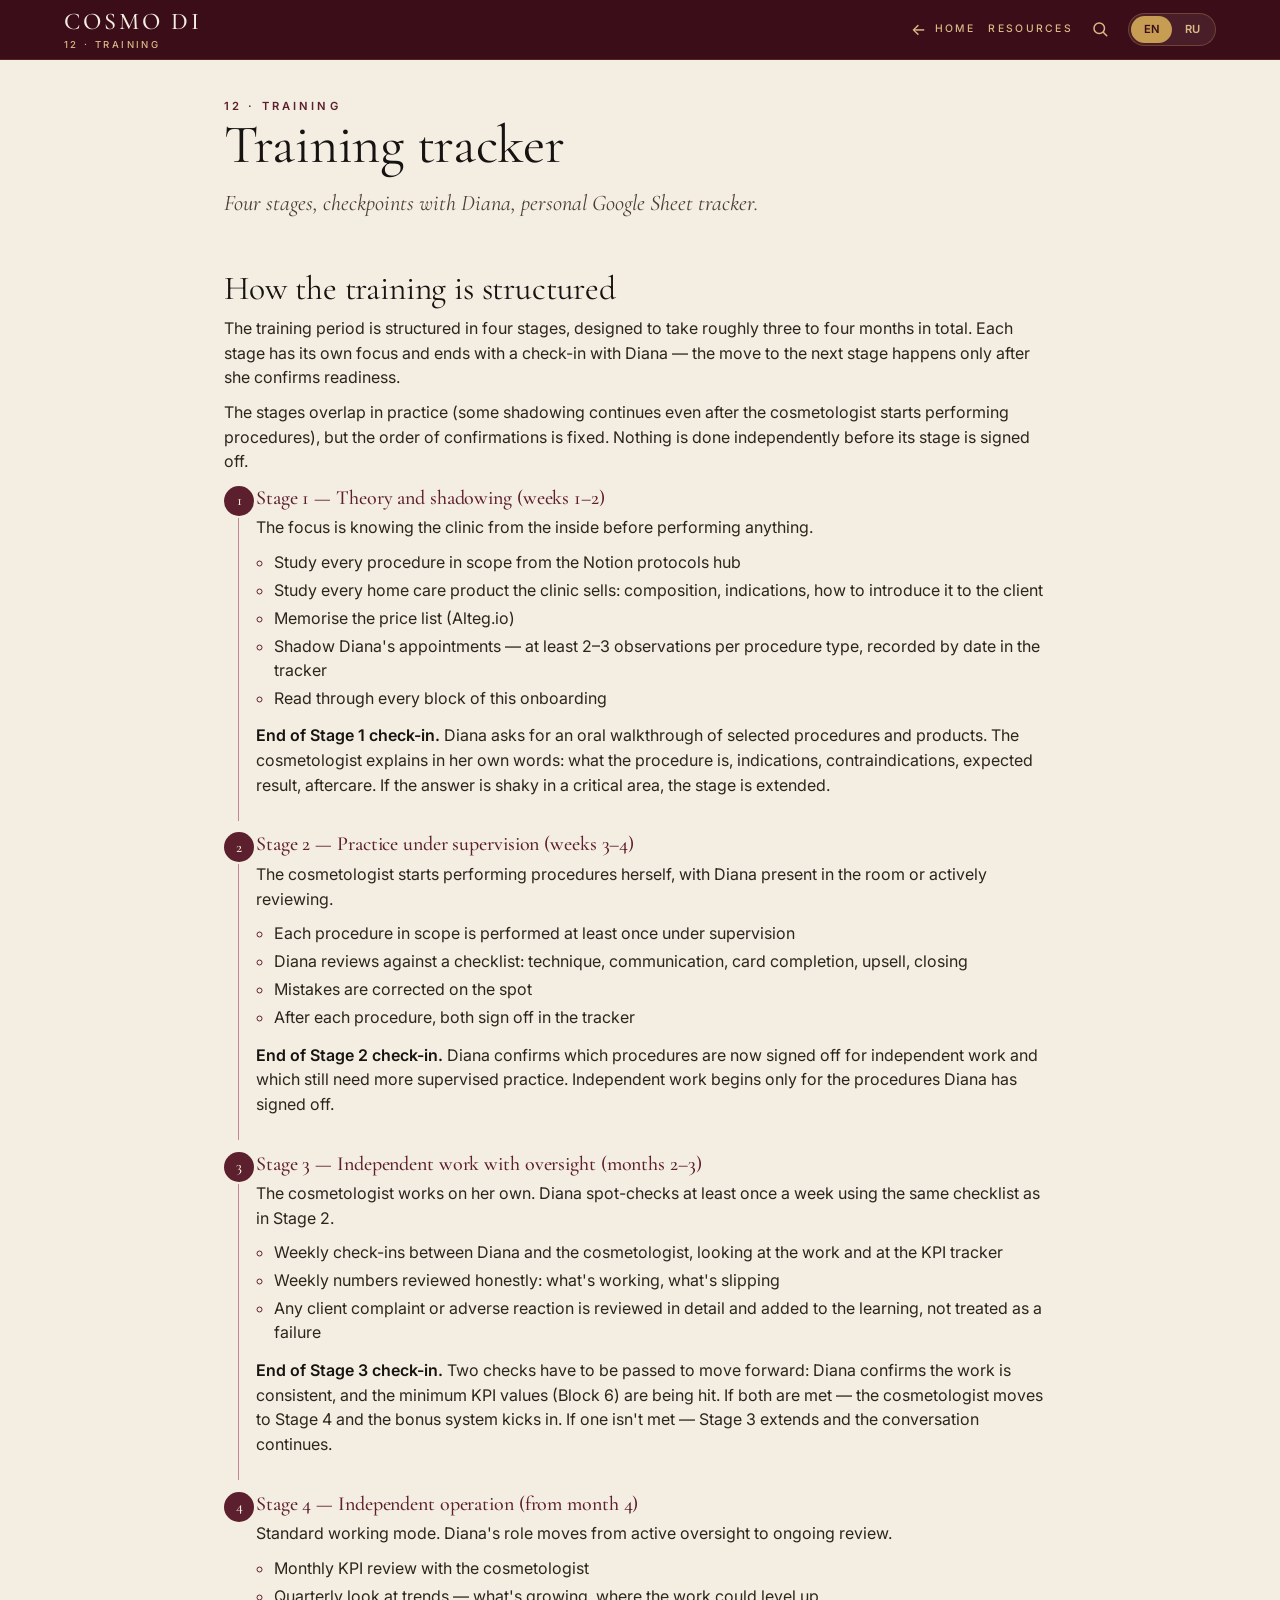
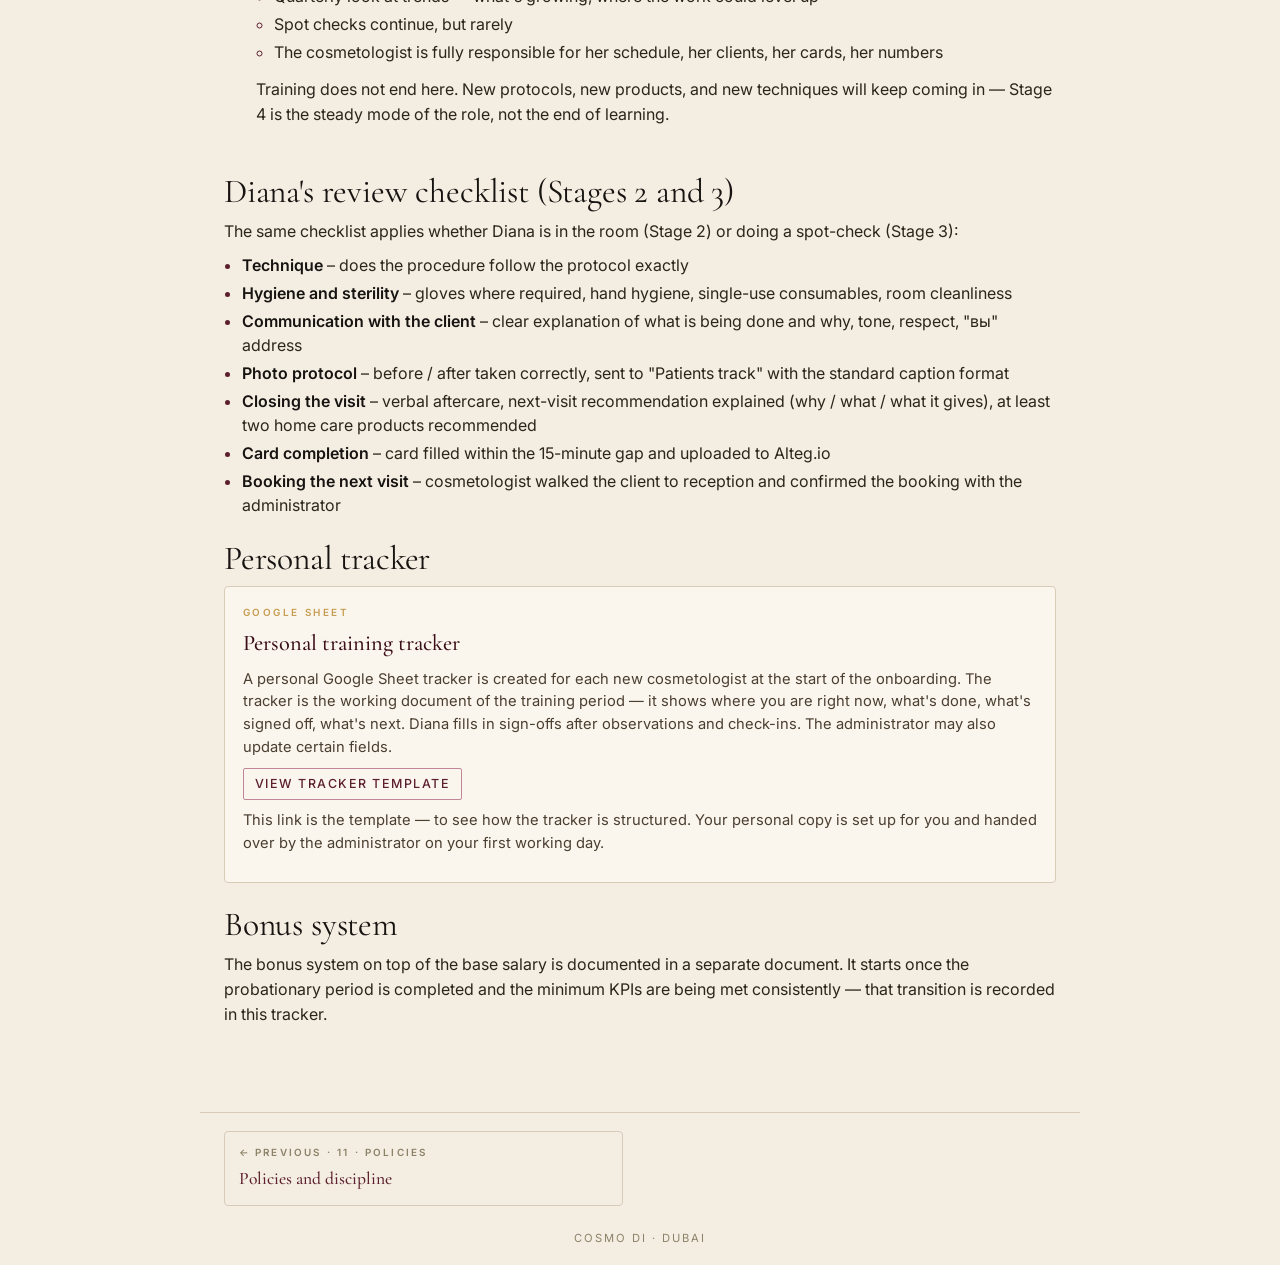
<file: 12-training.html>
<!DOCTYPE html>
<html lang="en">
<head>
  <meta charset="UTF-8">
  <meta name="viewport" content="width=device-width, initial-scale=1.0">
  <title>Training tracker — Cosmo Di Onboarding</title>
  <link rel="stylesheet" href="styles.css">
</head>
<body>

  <header class="topbar">
    <div class="topbar-inner">
      <a href="index.html" class="brand">
        <span class="brand-text">Cosmo Di</span>
        <span class="brand-sub lang-en">12 · Training</span>
        <span class="brand-sub lang-ru">12 · Обучение</span>
      </a>
      <div class="topbar-right">
        <a href="index.html" class="back-link">
          <span class="lang-en">Home</span>
          <span class="lang-ru">Главная</span>
        </a>
        <a href="resources.html" class="resources-link">
          <span class="lang-en">Resources</span>
          <span class="lang-ru">Ресурсы</span>
        </a>
        <button class="site-search-trigger" aria-label="Search">
          <svg width="18" height="18" viewBox="0 0 24 24" fill="none" stroke="currentColor" stroke-width="2" stroke-linecap="round" stroke-linejoin="round">
            <circle cx="11" cy="11" r="7"/>
            <line x1="21" y1="21" x2="16.65" y2="16.65"/>
          </svg>
        </button>
        <div class="lang-switch">
          <button class="lang-btn" data-lang="en">EN</button>
          <button class="lang-btn" data-lang="ru">RU</button>
        </div>
      </div>
    </div>
  </header>

  <div class="page">

    <section class="hero">
      <span class="hero-eyebrow lang-en">12 · Training</span>
      <span class="hero-eyebrow lang-ru">12 · Обучение</span>
      <h1 class="lang-en">Training tracker</h1>
      <h1 class="lang-ru">Трекер обучения</h1>
      <p class="hero-lead lang-en">Four stages, checkpoints with Diana, personal Google Sheet tracker.</p>
      <p class="hero-lead lang-ru">Четыре этапа, контрольные точки с Дианой, личный Google-трекер.</p>
    </section>

    <main>

      <h2 class="lang-en">How the training is structured</h2>
      <h2 class="lang-ru">Как устроено обучение</h2>

      <div class="lang-en">
        <p>The training period is structured in four stages, designed to take roughly three to four months in total. Each stage has its own focus and ends with a check-in with Diana — the move to the next stage happens only after she confirms readiness.</p>
        <p>The stages overlap in practice (some shadowing continues even after the cosmetologist starts performing procedures), but the order of confirmations is fixed. Nothing is done independently before its stage is signed off.</p>
      </div>
      <div class="lang-ru">
        <p>Период обучения разбит на четыре этапа, рассчитанные суммарно примерно на три-четыре месяца. У каждого этапа свой фокус и в конце — контрольная точка с Дианой. Переход на следующий этап происходит только после её подтверждения готовности.</p>
        <p>На практике этапы пересекаются (наблюдение за процедурами продолжается даже когда косметолог уже сама ведёт приёмы), но порядок подтверждений фиксированный. Ничего не делается самостоятельно до тех пор, пока соответствующий этап не подписан.</p>
      </div>


      <ol class="steps">
        <li>
          <h3 class="lang-en">Stage 1 — Theory and shadowing (weeks 1–2)</h3>
          <h3 class="lang-ru">Этап 1 — Теория и наблюдение (недели 1–2)</h3>
          <div class="lang-en">
            <p>The focus is knowing the clinic from the inside before performing anything.</p>
            <ul>
              <li>Study every procedure in scope from the Notion protocols hub</li>
              <li>Study every home care product the clinic sells: composition, indications, how to introduce it to the client</li>
              <li>Memorise the price list (Alteg.io)</li>
              <li>Shadow Diana's appointments — at least 2–3 observations per procedure type, recorded by date in the tracker</li>
              <li>Read through every block of this onboarding</li>
            </ul>
            <p><strong>End of Stage 1 check-in.</strong> Diana asks for an oral walkthrough of selected procedures and products. The cosmetologist explains in her own words: what the procedure is, indications, contraindications, expected result, aftercare. If the answer is shaky in a critical area, the stage is extended.</p>
          </div>
          <div class="lang-ru">
            <p>Фокус — узнать клинику изнутри до того, как что-либо делать самостоятельно.</p>
            <ul>
              <li>Изучить все процедуры своего scope в Notion (раздел протоколов)</li>
              <li>Изучить все продукты домашнего ухода, которые продаёт клиника: состав, показания, как подавать клиенту</li>
              <li>Выучить прайс (Alteg.io)</li>
              <li>Присутствовать на приёмах Дианы — минимум 2–3 наблюдения по каждому типу процедур, отмечается датой в трекере</li>
              <li>Прочитать каждый блок этого онбординга</li>
            </ul>
            <p><strong>Контрольная точка по окончании Этапа 1.</strong> Диана просит устно рассказать выбранные процедуры и продукты. Косметолог объясняет своими словами: что за процедура, показания, противопоказания, ожидаемый результат, aftercare. Если ответ слабый в критической части — этап продлевается.</p>
          </div>
        </li>

        <li>
          <h3 class="lang-en">Stage 2 — Practice under supervision (weeks 3–4)</h3>
          <h3 class="lang-ru">Этап 2 — Практика под наблюдением (недели 3–4)</h3>
          <div class="lang-en">
            <p>The cosmetologist starts performing procedures herself, with Diana present in the room or actively reviewing.</p>
            <ul>
              <li>Each procedure in scope is performed at least once under supervision</li>
              <li>Diana reviews against a checklist: technique, communication, card completion, upsell, closing</li>
              <li>Mistakes are corrected on the spot</li>
              <li>After each procedure, both sign off in the tracker</li>
            </ul>
            <p><strong>End of Stage 2 check-in.</strong> Diana confirms which procedures are now signed off for independent work and which still need more supervised practice. Independent work begins only for the procedures Diana has signed off.</p>
          </div>
          <div class="lang-ru">
            <p>Косметолог начинает сама проводить процедуры, но Диана присутствует в кабинете или активно проверяет.</p>
            <ul>
              <li>Каждая процедура из scope проводится минимум один раз под наблюдением</li>
              <li>Диана проверяет по чек-листу: техника, коммуникация, заполнение карты, апсейл, закрытие визита</li>
              <li>Ошибки корректируются на месте</li>
              <li>После каждой процедуры обе подписываются в трекере</li>
            </ul>
            <p><strong>Контрольная точка по окончании Этапа 2.</strong> Диана подтверждает, какие процедуры теперь подписаны для самостоятельной работы, а каким ещё нужна практика под наблюдением. Самостоятельная работа начинается только по тем процедурам, которые Диана подписала.</p>
          </div>
        </li>

        <li>
          <h3 class="lang-en">Stage 3 — Independent work with oversight (months 2–3)</h3>
          <h3 class="lang-ru">Этап 3 — Самостоятельная работа с контролем (месяцы 2–3)</h3>
          <div class="lang-en">
            <p>The cosmetologist works on her own. Diana spot-checks at least once a week using the same checklist as in Stage 2.</p>
            <ul>
              <li>Weekly check-ins between Diana and the cosmetologist, looking at the work and at the KPI tracker</li>
              <li>Weekly numbers reviewed honestly: what's working, what's slipping</li>
              <li>Any client complaint or adverse reaction is reviewed in detail and added to the learning, not treated as a failure</li>
            </ul>
            <p><strong>End of Stage 3 check-in.</strong> Two checks have to be passed to move forward: Diana confirms the work is consistent, and the minimum KPI values (Block 6) are being hit. If both are met — the cosmetologist moves to Stage 4 and the bonus system kicks in. If one isn't met — Stage 3 extends and the conversation continues.</p>
          </div>
          <div class="lang-ru">
            <p>Косметолог работает сама. Диана контрольно проверяет минимум раз в неделю по тому же чек-листу, что и на Этапе 2.</p>
            <ul>
              <li>Еженедельные встречи Дианы и косметолога — обсуждение работы и KPI-трекера</li>
              <li>Цифры за неделю смотрятся честно: что работает, что проваливается</li>
              <li>Любая жалоба клиента или нежелательная реакция разбирается детально и добавляется в обучение, не воспринимается как провал</li>
            </ul>
            <p><strong>Контрольная точка по окончании Этапа 3.</strong> Чтобы двигаться дальше, нужно пройти две проверки: Диана подтверждает, что работа стабильная, и минимальные KPI (Блок 6) выполняются. Если оба условия выполнены — переход на Этап 4 и начинает действовать бонусная система. Если одно из условий не выполнено — Этап 3 продлевается, разговор продолжается.</p>
          </div>
        </li>

        <li>
          <h3 class="lang-en">Stage 4 — Independent operation (from month 4)</h3>
          <h3 class="lang-ru">Этап 4 — Свободное плавание (с месяца 4)</h3>
          <div class="lang-en">
            <p>Standard working mode. Diana's role moves from active oversight to ongoing review.</p>
            <ul>
              <li>Monthly KPI review with the cosmetologist</li>
              <li>Quarterly look at trends — what's growing, where the work could level up</li>
              <li>Spot checks continue, but rarely</li>
              <li>The cosmetologist is fully responsible for her schedule, her clients, her cards, her numbers</li>
            </ul>
            <p>Training does not end here. New protocols, new products, and new techniques will keep coming in — Stage 4 is the steady mode of the role, not the end of learning.</p>
          </div>
          <div class="lang-ru">
            <p>Стандартный рабочий режим. Роль Дианы переходит от активного контроля к регулярному ревью.</p>
            <ul>
              <li>Ежемесячный разбор KPI с косметологом</li>
              <li>Ежеквартальный обзор трендов — что растёт, где работа может перейти на следующий уровень</li>
              <li>Точечные проверки остаются, но редко</li>
              <li>Косметолог полностью отвечает за своё расписание, своих клиентов, свои карты, свои цифры</li>
            </ul>
            <p>На этом обучение не заканчивается. Новые протоколы, новые продукты и новые техники будут появляться постоянно — Этап 4 это стабильный режим работы, не конец обучения.</p>
          </div>
        </li>
      </ol>


      <h2 class="lang-en">Diana's review checklist (Stages 2 and 3)</h2>
      <h2 class="lang-ru">Чек-лист контроля Дианы (Этапы 2 и 3)</h2>

      <div class="lang-en">
        <p>The same checklist applies whether Diana is in the room (Stage 2) or doing a spot-check (Stage 3):</p>
        <ul>
          <li><strong>Technique</strong> – does the procedure follow the protocol exactly</li>
          <li><strong>Hygiene and sterility</strong> – gloves where required, hand hygiene, single-use consumables, room cleanliness</li>
          <li><strong>Communication with the client</strong> – clear explanation of what is being done and why, tone, respect, "вы" address</li>
          <li><strong>Photo protocol</strong> – before / after taken correctly, sent to "Patients track" with the standard caption format</li>
          <li><strong>Closing the visit</strong> – verbal aftercare, next-visit recommendation explained (why / what / what it gives), at least two home care products recommended</li>
          <li><strong>Card completion</strong> – card filled within the 15-minute gap and uploaded to Alteg.io</li>
          <li><strong>Booking the next visit</strong> – cosmetologist walked the client to reception and confirmed the booking with the administrator</li>
        </ul>
      </div>

      <div class="lang-ru">
        <p>Один и тот же чек-лист — и когда Диана в кабинете (Этап 2), и когда она делает точечную проверку (Этап 3):</p>
        <ul>
          <li><strong>Техника</strong> – соответствует ли процедура протоколу</li>
          <li><strong>Гигиена и стерильность</strong> – перчатки где требуется, гигиена рук, одноразовые расходники, чистота кабинета</li>
          <li><strong>Коммуникация с клиентом</strong> – чёткое объяснение, что и зачем делается, тон, уважение, обращение на «вы»</li>
          <li><strong>Протокол фото</strong> – фото до / после сделаны корректно, отправлены в «Patients track» со стандартной подписью</li>
          <li><strong>Закрытие визита</strong> – устный aftercare, рекомендация на следующий визит объяснена (зачем / что / что это даёт), минимум два продукта домашнего ухода рекомендованы</li>
          <li><strong>Заполнение карты</strong> – карта заполнена в течение 15-минутного gap'а и загружена в Alteg.io</li>
          <li><strong>Запись на следующий визит</strong> – косметолог проводила клиента до ресепшена и убедилась, что администратор поставил запись</li>
        </ul>
      </div>


      <h2 class="lang-en">Personal tracker</h2>
      <h2 class="lang-ru">Личный трекер</h2>

      <div class="resource-card">
        <div class="resource-source">Google Sheet</div>
        <div class="resource-title lang-en">Personal training tracker</div>
        <div class="resource-title lang-ru">Личный трекер обучения</div>
        <p class="resource-desc lang-en">A personal Google Sheet tracker is created for each new cosmetologist at the start of the onboarding. The tracker is the working document of the training period — it shows where you are right now, what's done, what's signed off, what's next. Diana fills in sign-offs after observations and check-ins. The administrator may also update certain fields.</p>
        <p class="resource-desc lang-ru">Для каждой новой сотрудницы в начале онбординга создаётся персональный Google Sheet-трекер. Трекер — это рабочий документ периода обучения: показывает, где ты сейчас, что сделано, что подписано, что дальше. Диана заполняет подписи после наблюдений и контрольных точек. Администратор также может обновлять некоторые поля.</p>
        <div class="resource-actions">
          <a href="https://docs.google.com/spreadsheets/d/1C0CucnrsGxY8HVA05N1z-2IL5m-vVWg87BGb4qf323g/edit" target="_blank">
            <span class="lang-en">View tracker template</span>
            <span class="lang-ru">Посмотреть шаблон трекера</span>
          </a>
        </div>
        <p class="resource-desc lang-en" style="margin-top: var(--space-3);">This link is the template — to see how the tracker is structured. Your personal copy is set up for you and handed over by the administrator on your first working day.</p>
        <p class="resource-desc lang-ru" style="margin-top: var(--space-3);">Эта ссылка — шаблон, чтобы посмотреть, как устроен трекер. Твоя личная копия создаётся отдельно и выдаётся администратором в первый рабочий день.</p>
      </div>


      <h2 class="lang-en">Bonus system</h2>
      <h2 class="lang-ru">Бонусная система</h2>

      <div class="lang-en">
        <p>The bonus system on top of the base salary is documented in a separate document. It starts once the probationary period is completed and the minimum KPIs are being met consistently — that transition is recorded in this tracker.</p>
      </div>
      <div class="lang-ru">
        <p>Бонусная система сверх базовой зарплаты зафиксирована в отдельном документе. Она начинает действовать после завершения испытательного срока и при стабильном выполнении минимальных KPI – переход фиксируется в этом трекере.</p>
      </div>

    </main>

    <nav class="section-nav">
        <a class="section-nav-link prev" href="11-policies.html">
          <div class="section-nav-label lang-en">← Previous · 11 · Policies</div>
          <div class="section-nav-label lang-ru">← Предыдущий · 11 · Политики</div>
          <div class="section-nav-title lang-en">Policies and discipline</div>
          <div class="section-nav-title lang-ru">Политики и дисциплина</div>
        </a>

    </nav>

    <p class="footer-note-light">Cosmo Di · Dubai</p>

  </div>

  <div class="site-search-overlay">
    <div class="site-search-panel">
      <div class="site-search-bar">
        <svg class="site-search-bar-icon" width="18" height="18" viewBox="0 0 24 24" fill="none" stroke="currentColor" stroke-width="2" stroke-linecap="round" stroke-linejoin="round">
          <circle cx="11" cy="11" r="7"/>
          <line x1="21" y1="21" x2="16.65" y2="16.65"/>
        </svg>
        <input type="text" class="site-search-input" placeholder="Search the handbook…">
        <button class="site-search-close">ESC</button>
      </div>
      <p class="site-search-hint lang-en">Type at least 2 letters · Cmd/Ctrl + K to open</p>
      <p class="site-search-hint lang-ru">Минимум 2 буквы · Cmd/Ctrl + K чтобы открыть</p>
      <div class="site-search-results"></div>
    </div>
  </div>

  <script src="script.js"></script>
</body>
</html>
</file>
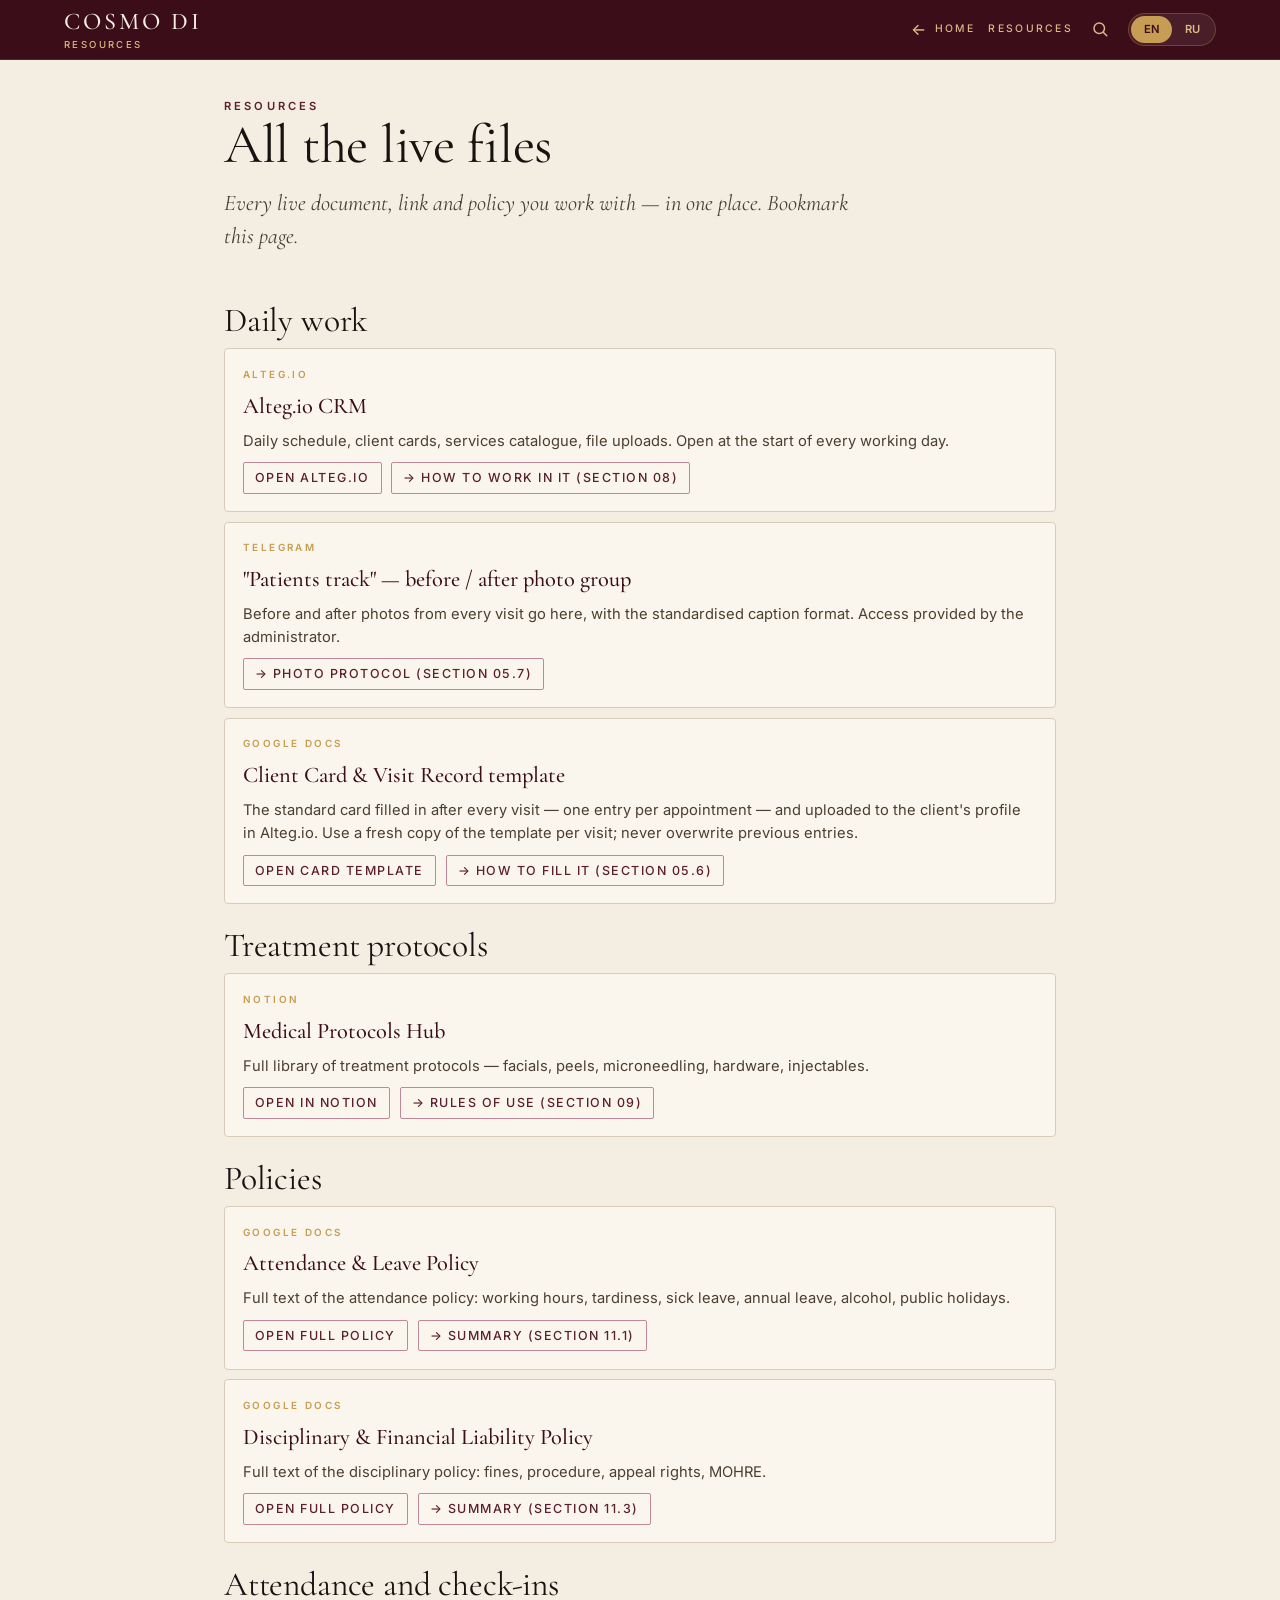
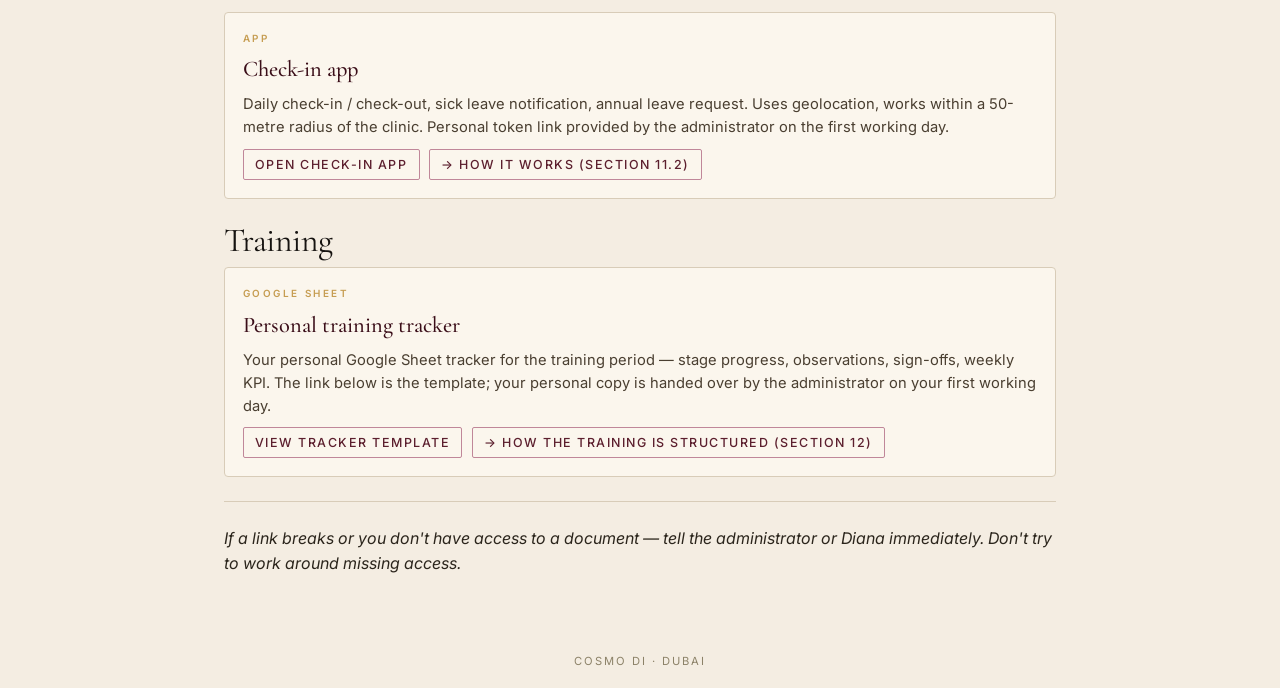
<file: resources.html>
<!DOCTYPE html>
<html lang="en">
<head>
  <meta charset="UTF-8">
  <meta name="viewport" content="width=device-width, initial-scale=1.0">
  <title>Resources — Cosmo Di Onboarding</title>
  <link rel="stylesheet" href="styles.css">
</head>
<body>

  <header class="topbar">
    <div class="topbar-inner">
      <a href="index.html" class="brand">
        <span class="brand-text">Cosmo Di</span>
        <span class="brand-sub lang-en">Resources</span>
        <span class="brand-sub lang-ru">Ресурсы</span>
      </a>
      <div class="topbar-right">
        <a href="index.html" class="back-link">
          <span class="lang-en">Home</span>
          <span class="lang-ru">Главная</span>
        </a>
        <a href="resources.html" class="resources-link">
          <span class="lang-en">Resources</span>
          <span class="lang-ru">Ресурсы</span>
        </a>
        <button class="site-search-trigger" aria-label="Search">
          <svg width="18" height="18" viewBox="0 0 24 24" fill="none" stroke="currentColor" stroke-width="2" stroke-linecap="round" stroke-linejoin="round">
            <circle cx="11" cy="11" r="7"/>
            <line x1="21" y1="21" x2="16.65" y2="16.65"/>
          </svg>
        </button>
        <div class="lang-switch">
          <button class="lang-btn" data-lang="en">EN</button>
          <button class="lang-btn" data-lang="ru">RU</button>
        </div>
      </div>
    </div>
  </header>

  <div class="page">

    <section class="hero">
      <span class="hero-eyebrow lang-en">Resources</span>
      <span class="hero-eyebrow lang-ru">Ресурсы</span>
      <h1 class="lang-en">All the live files</h1>
      <h1 class="lang-ru">Все рабочие файлы</h1>
      <p class="hero-lead lang-en">Every live document, link and policy you work with — in one place. Bookmark this page.</p>
      <p class="hero-lead lang-ru">Все живые документы, ссылки и политики, с которыми ты работаешь — в одном месте. Сохрани в закладки.</p>
    </section>

    <main>

      <h2 class="lang-en">Daily work</h2>
      <h2 class="lang-ru">Ежедневная работа</h2>

      <div class="resource-card">
        <div class="resource-source">Alteg.io</div>
        <div class="resource-title lang-en">Alteg.io CRM</div>
        <div class="resource-title lang-ru">Alteg.io CRM</div>
        <p class="resource-desc lang-en">Daily schedule, client cards, services catalogue, file uploads. Open at the start of every working day.</p>
        <p class="resource-desc lang-ru">Дневное расписание, карты клиентов, каталог услуг, загрузка файлов. Открывается в начале каждого рабочего дня.</p>
        <div class="resource-actions">
          <a href="https://www.alteg.io/" target="_blank">
            <span class="lang-en">Open Alteg.io</span>
            <span class="lang-ru">Открыть Alteg.io</span>
          </a>
          <a href="08-altegio.html">
            <span class="lang-en">→ How to work in it (Section 08)</span>
            <span class="lang-ru">→ Как с ним работать (раздел 08)</span>
          </a>
        </div>
      </div>

      <div class="resource-card">
        <div class="resource-source">Telegram</div>
        <div class="resource-title lang-en">"Patients track" — before / after photo group</div>
        <div class="resource-title lang-ru">«Patients track» — группа для фото до / после</div>
        <p class="resource-desc lang-en">Before and after photos from every visit go here, with the standardised caption format. Access provided by the administrator.</p>
        <p class="resource-desc lang-ru">Фото до и после каждого визита отправляются сюда, со стандартной подписью. Доступ выдаёт администратор.</p>
        <div class="resource-actions">
          <a href="05-visit.html">
            <span class="lang-en">→ Photo protocol (Section 05.7)</span>
            <span class="lang-ru">→ Протокол фото (раздел 05.7)</span>
          </a>
        </div>
      </div>

      <div class="resource-card">
        <div class="resource-source">Google Docs</div>
        <div class="resource-title lang-en">Client Card &amp; Visit Record template</div>
        <div class="resource-title lang-ru">Шаблон Client Card &amp; Visit Record</div>
        <p class="resource-desc lang-en">The standard card filled in after every visit — one entry per appointment — and uploaded to the client's profile in Alteg.io. Use a fresh copy of the template per visit; never overwrite previous entries.</p>
        <p class="resource-desc lang-ru">Стандартная карта, которая заполняется после каждого визита — одна запись на приём — и загружается в профиль клиента в Alteg.io. На каждый визит используется новая копия шаблона; прошлые записи не перезаписываются.</p>
        <div class="resource-actions">
          <a href="https://docs.google.com/document/d/1hsp55ddwgOH2dFE4T7lXfJ4AvOB1CDjD/edit" target="_blank">
            <span class="lang-en">Open card template</span>
            <span class="lang-ru">Открыть шаблон карты</span>
          </a>
          <a href="05-visit.html">
            <span class="lang-en">→ How to fill it (Section 05.6)</span>
            <span class="lang-ru">→ Как заполнять (раздел 05.6)</span>
          </a>
        </div>
      </div>


      <h2 class="lang-en">Treatment protocols</h2>
      <h2 class="lang-ru">Протоколы процедур</h2>

      <div class="resource-card">
        <div class="resource-source">Notion</div>
        <div class="resource-title lang-en">Medical Protocols Hub</div>
        <div class="resource-title lang-ru">Medical Protocols Hub</div>
        <p class="resource-desc lang-en">Full library of treatment protocols — facials, peels, microneedling, hardware, injectables.</p>
        <p class="resource-desc lang-ru">Полная библиотека протоколов лечения — facials, пилинги, микронидлинг, аппаратные процедуры, инъекции.</p>
        <div class="resource-actions">
          <a href="https://www.notion.so/MEDICAL-PROTOCOLS-HUB-35d895060251801e9737ebd314c7d276" target="_blank">
            <span class="lang-en">Open in Notion</span>
            <span class="lang-ru">Открыть в Notion</span>
          </a>
          <a href="09-protocols.html">
            <span class="lang-en">→ Rules of use (Section 09)</span>
            <span class="lang-ru">→ Правила работы (раздел 09)</span>
          </a>
        </div>
      </div>


      <h2 class="lang-en">Policies</h2>
      <h2 class="lang-ru">Политики</h2>

      <div class="resource-card">
        <div class="resource-source">Google Docs</div>
        <div class="resource-title lang-en">Attendance &amp; Leave Policy</div>
        <div class="resource-title lang-ru">Attendance &amp; Leave Policy</div>
        <p class="resource-desc lang-en">Full text of the attendance policy: working hours, tardiness, sick leave, annual leave, alcohol, public holidays.</p>
        <p class="resource-desc lang-ru">Полный текст политики посещаемости: рабочие часы, опоздания, больничный, отпуск, алкоголь, праздники.</p>
        <div class="resource-actions">
          <a href="https://docs.google.com/document/d/1BMO45iuLca3Rtk1izdYgdB-sMpr7VIUG/edit" target="_blank">
            <span class="lang-en">Open full policy</span>
            <span class="lang-ru">Открыть полную политику</span>
          </a>
          <a href="11-policies.html">
            <span class="lang-en">→ Summary (Section 11.1)</span>
            <span class="lang-ru">→ Краткая версия (раздел 11.1)</span>
          </a>
        </div>
      </div>

      <div class="resource-card">
        <div class="resource-source">Google Docs</div>
        <div class="resource-title lang-en">Disciplinary &amp; Financial Liability Policy</div>
        <div class="resource-title lang-ru">Disciplinary &amp; Financial Liability Policy</div>
        <p class="resource-desc lang-en">Full text of the disciplinary policy: fines, procedure, appeal rights, MOHRE.</p>
        <p class="resource-desc lang-ru">Полный текст дисциплинарной политики: штрафы, процедура, право на апелляцию, MOHRE.</p>
        <div class="resource-actions">
          <a href="https://docs.google.com/document/d/1WAQOD3Rl9MuTFpNoAfBUBAedroFXcKPq/edit" target="_blank">
            <span class="lang-en">Open full policy</span>
            <span class="lang-ru">Открыть полную политику</span>
          </a>
          <a href="11-policies.html">
            <span class="lang-en">→ Summary (Section 11.3)</span>
            <span class="lang-ru">→ Краткая версия (раздел 11.3)</span>
          </a>
        </div>
      </div>


      <h2 class="lang-en">Attendance and check-ins</h2>
      <h2 class="lang-ru">Посещаемость и чек-ины</h2>

      <div class="resource-card">
        <div class="resource-source">App</div>
        <div class="resource-title lang-en">Check-in app</div>
        <div class="resource-title lang-ru">Приложение для чек-инов</div>
        <p class="resource-desc lang-en">Daily check-in / check-out, sick leave notification, annual leave request. Uses geolocation, works within a 50-metre radius of the clinic. Personal token link provided by the administrator on the first working day.</p>
        <p class="resource-desc lang-ru">Ежедневный check-in / check-out, уведомление о больничном, запрос отпуска. Работает с геолокацией, в радиусе 50 метров от клиники. Личная ссылка с токеном выдаётся администратором в первый рабочий день.</p>
        <div class="resource-actions">
          <a href="https://cosmodiclinic.github.io/attendance/" target="_blank">
            <span class="lang-en">Open check-in app</span>
            <span class="lang-ru">Открыть приложение</span>
          </a>
          <a href="11-policies.html">
            <span class="lang-en">→ How it works (Section 11.2)</span>
            <span class="lang-ru">→ Как это работает (раздел 11.2)</span>
          </a>
        </div>
      </div>


      <h2 class="lang-en">Training</h2>
      <h2 class="lang-ru">Обучение</h2>

      <div class="resource-card">
        <div class="resource-source">Google Sheet</div>
        <div class="resource-title lang-en">Personal training tracker</div>
        <div class="resource-title lang-ru">Личный трекер обучения</div>
        <p class="resource-desc lang-en">Your personal Google Sheet tracker for the training period — stage progress, observations, sign-offs, weekly KPI. The link below is the template; your personal copy is handed over by the administrator on your first working day.</p>
        <p class="resource-desc lang-ru">Твой персональный Google Sheet-трекер на период обучения — прогресс по этапам, наблюдения, подписи, недельный KPI. Ссылка ниже — это шаблон; твоя личная копия выдаётся администратором в первый рабочий день.</p>
        <div class="resource-actions">
          <a href="https://docs.google.com/spreadsheets/d/1C0CucnrsGxY8HVA05N1z-2IL5m-vVWg87BGb4qf323g/edit" target="_blank">
            <span class="lang-en">View tracker template</span>
            <span class="lang-ru">Посмотреть шаблон трекера</span>
          </a>
          <a href="12-training.html">
            <span class="lang-en">→ How the training is structured (Section 12)</span>
            <span class="lang-ru">→ Как устроено обучение (раздел 12)</span>
          </a>
        </div>
      </div>

      <hr>

      <p class="lang-en"><em>If a link breaks or you don't have access to a document — tell the administrator or Diana immediately. Don't try to work around missing access.</em></p>
      <p class="lang-ru"><em>Если ссылка не работает или нет доступа к документу — сразу сообщи администратору или Диане. Не пытайся обойти отсутствие доступа.</em></p>

    </main>

    <p class="footer-note-light">Cosmo Di · Dubai</p>

  </div>

  <div class="site-search-overlay">
    <div class="site-search-panel">
      <div class="site-search-bar">
        <svg class="site-search-bar-icon" width="18" height="18" viewBox="0 0 24 24" fill="none" stroke="currentColor" stroke-width="2" stroke-linecap="round" stroke-linejoin="round">
          <circle cx="11" cy="11" r="7"/>
          <line x1="21" y1="21" x2="16.65" y2="16.65"/>
        </svg>
        <input type="text" class="site-search-input" placeholder="Search the handbook…">
        <button class="site-search-close">ESC</button>
      </div>
      <p class="site-search-hint lang-en">Type at least 2 letters · Cmd/Ctrl + K to open</p>
      <p class="site-search-hint lang-ru">Минимум 2 буквы · Cmd/Ctrl + K чтобы открыть</p>
      <div class="site-search-results"></div>
    </div>
  </div>

  <script src="script.js"></script>
</body>
</html>
</file>
<file: styles.css>
/* ============================================================
   Cosmo Di — Cosmetologist Onboarding
   Editorial design — burgundy + cream + gold.
============================================================ */

@import url('https://fonts.googleapis.com/css2?family=Cormorant+Garamond:ital,wght@0,300;0,400;0,500;0,600;1,400&family=Inter:wght@300;400;500;600;700&display=swap');

:root {
  /* Brand palette */
  --burgundy-deep: #3a0d18;
  --burgundy:      #5c1f2e;
  --burgundy-700:  #6e2438;
  --burgundy-500:  #8a3450;
  --burgundy-300:  #c08799;
  --burgundy-100:  #f0dce3;
  --burgundy-50:   #faeef1;

  --cream:        #f4ede2;
  --cream-deep:   #e8dccb;
  --paper:        #fbf6ed;
  --bone:         #d8ccb8;

  --gold:         #c69d52;
  --gold-light:   #d9b985;

  --warm-grey:    #8c8268;
  --ink-light:    #4a3f31;
  --ink:          #2b251c;
  --ink-deep:     #161310;

  --success: #4f6b51;
  --warning: #a8743a;
  --danger:  #8c2e2a;

  --font-display: 'Cormorant Garamond', 'Georgia', serif;
  --font-body:    'Inter', -apple-system, BlinkMacSystemFont, sans-serif;

  --space-1: 0.25rem;
  --space-2: 0.4rem;
  --space-3: 0.6rem;
  --space-4: 0.85rem;
  --space-5: 1.1rem;
  --space-6: 1.5rem;
  --space-7: 2rem;
  --space-8: 2.75rem;
  --space-9: 3.75rem;
  --space-10: 5rem;

  --max-content: 880px;
  --max-wide: 1200px;
  --radius-sm: 2px;
  --radius-md: 4px;
  --radius-lg: 6px;

  --t-fast: 150ms ease;
  --t-base: 250ms cubic-bezier(0.4, 0, 0.2, 1);
}

* { box-sizing: border-box; margin: 0; padding: 0; }

html {
  -webkit-font-smoothing: antialiased;
  -moz-osx-font-smoothing: grayscale;
  scroll-behavior: smooth;
}

body {
  font-family: var(--font-body);
  font-weight: 400;
  font-size: 16px;
  line-height: 1.55;
  color: var(--ink);
  background: var(--cream);
  min-height: 100vh;
}

/* ============================================================
   LANGUAGE TOGGLE
============================================================ */
.lang-en, .lang-ru { display: none !important; }

html[lang="en"] .lang-en { display: revert !important; }
html[lang="ru"] .lang-ru { display: revert !important; }

html[lang="en"] span.lang-en,
html[lang="ru"] span.lang-ru {
  display: inline !important;
}

html[lang="en"] .lang-en.block,
html[lang="ru"] .lang-ru.block {
  display: block !important;
}

/* ============================================================
   Typography
============================================================ */
h1, h2, h3, h4 {
  font-family: var(--font-display);
  font-weight: 400;
  line-height: 1.05;
  color: var(--ink-deep);
  letter-spacing: -0.005em;
}

h1 {
  font-size: clamp(2.25rem, 4.5vw, 3.4rem);
  font-weight: 400;
  margin-bottom: var(--space-4);
}

h2 {
  font-size: clamp(1.6rem, 2.8vw, 2.1rem);
  font-weight: 400;
  margin-top: var(--space-6);
  margin-bottom: var(--space-3);
}

h2:first-child { margin-top: 0; }

h3 {
  font-size: 1.25rem;
  font-weight: 500;
  margin-top: var(--space-4);
  margin-bottom: var(--space-2);
  color: var(--burgundy);
}

h4 {
  font-family: var(--font-body);
  font-size: 0.7rem;
  font-weight: 700;
  text-transform: uppercase;
  letter-spacing: 0.2em;
  color: var(--burgundy);
  margin-top: var(--space-4);
  margin-bottom: var(--space-2);
}

p { margin-bottom: var(--space-3); line-height: 1.55; }

a {
  color: var(--burgundy);
  text-decoration: none;
  border-bottom: 1px solid var(--burgundy-300);
  transition: color var(--t-fast), border-color var(--t-fast);
}

a:hover { color: var(--burgundy-700); border-color: var(--burgundy); }

strong { font-weight: 600; color: var(--ink-deep); }
em { font-style: italic; }

ul, ol { margin-bottom: var(--space-4); padding-left: var(--space-5); }
li { margin-bottom: var(--space-1); line-height: 1.5; }
li::marker { color: var(--burgundy); }

code {
  font-family: 'SF Mono', Menlo, Monaco, monospace;
  font-size: 0.875em;
  background: var(--burgundy-50);
  color: var(--burgundy);
  padding: 0.1em 0.4em;
  border-radius: var(--radius-sm);
}

blockquote {
  border-left: 2px solid var(--gold);
  padding-left: var(--space-5);
  margin: var(--space-4) 0;
  font-style: italic;
  color: var(--ink-light);
  font-family: var(--font-display);
  font-size: 1.2rem;
  line-height: 1.5;
}

hr { border: 0; height: 1px; background: var(--bone); margin: var(--space-6) 0; }

/* ============================================================
   Top bar
============================================================ */
.topbar {
  position: sticky;
  top: 0;
  z-index: 100;
  background: var(--burgundy-deep);
  border-bottom: 1px solid rgba(198, 157, 82, 0.18);
}

.topbar-inner {
  max-width: var(--max-wide);
  margin: 0 auto;
  padding: var(--space-3) var(--space-6);
  display: flex;
  align-items: center;
  justify-content: space-between;
  gap: var(--space-5);
}

.brand {
  display: flex;
  flex-direction: column;
  text-decoration: none;
  border: none;
  color: var(--cream);
  line-height: 1;
}

.brand-text {
  font-family: var(--font-display);
  font-size: 1.5rem;
  font-weight: 500;
  letter-spacing: 0.12em;
  color: var(--cream);
  text-transform: uppercase;
}

.brand-sub {
  font-size: 0.6rem;
  text-transform: uppercase;
  letter-spacing: 0.25em;
  color: var(--gold-light);
  margin-top: 6px;
  font-weight: 500;
}

.topbar-right {
  display: flex;
  align-items: center;
  gap: var(--space-4);
}

.back-link, .resources-link {
  font-size: 0.65rem;
  color: var(--gold-light);
  border: none;
  text-transform: uppercase;
  letter-spacing: 0.22em;
  font-weight: 500;
  display: inline-flex;
  align-items: center;
  gap: var(--space-2);
}

.back-link::before { content: '←'; font-size: 1rem; }
.back-link:hover, .resources-link:hover { color: var(--cream); }

.lang-switch {
  display: inline-flex;
  background: rgba(244, 237, 226, 0.08);
  border: 1px solid rgba(198, 157, 82, 0.3);
  border-radius: 999px;
  overflow: hidden;
  font-size: 0.7rem;
  font-weight: 600;
  letter-spacing: 0.1em;
  padding: 2px;
}

.lang-btn {
  background: transparent;
  border: none;
  color: var(--gold-light);
  padding: 0.3rem 0.8rem;
  cursor: pointer;
  font: inherit;
  text-transform: uppercase;
  transition: all var(--t-fast);
  font-family: var(--font-body);
  border-radius: 999px;
}

.lang-btn.active {
  background: var(--gold);
  color: var(--burgundy-deep);
}

.lang-btn:not(.active):hover { color: var(--cream); }

/* ============================================================
   Page layout
============================================================ */
.page { position: relative; }

main {
  max-width: var(--max-content);
  margin: 0 auto;
  padding: var(--space-6) var(--space-6) var(--space-8);
}

/* ============================================================
   HERO (dark, index)
============================================================ */
.hero-dark {
  background: var(--burgundy-deep);
  color: var(--cream);
  padding: var(--space-8) var(--space-6) var(--space-7);
  text-align: center;
  position: relative;
  overflow: hidden;
}

.hero-dark::before {
  content: '';
  position: absolute;
  top: 0;
  left: 50%;
  transform: translateX(-50%);
  width: min(900px, 90%);
  height: 1px;
  background: linear-gradient(to right, transparent, var(--gold), transparent);
}

.hero-dark-inner {
  max-width: var(--max-content);
  margin: 0 auto;
}

.hero-eyebrow-gold {
  font-family: var(--font-body);
  font-size: 0.7rem;
  text-transform: uppercase;
  letter-spacing: 0.35em;
  color: var(--gold);
  font-weight: 500;
  margin-bottom: var(--space-5);
  display: block;
}

.hero-dark h1 {
  color: var(--cream);
  font-size: clamp(2.75rem, 6vw, 4.2rem);
  font-weight: 300;
  line-height: 1;
  margin-bottom: var(--space-4);
  letter-spacing: -0.01em;
}

.hero-dark-lead {
  font-family: var(--font-display);
  font-style: italic;
  font-size: clamp(1.15rem, 1.8vw, 1.4rem);
  color: rgba(244, 237, 226, 0.85);
  max-width: 52ch;
  margin: 0 auto;
  line-height: 1.5;
  font-weight: 400;
}

/* Gold divider bar */
.gold-bar {
  background: var(--gold);
  padding: var(--space-3) var(--space-4);
  text-align: center;
  font-family: var(--font-body);
  font-size: 0.7rem;
  font-weight: 600;
  text-transform: uppercase;
  letter-spacing: 0.25em;
  color: var(--burgundy-deep);
}

/* Standard hero (light cream version, section pages) */
.hero {
  max-width: var(--max-content);
  margin: 0 auto;
  padding: var(--space-7) var(--space-6) var(--space-5);
}

.hero-eyebrow {
  font-family: var(--font-body);
  font-size: 0.7rem;
  text-transform: uppercase;
  letter-spacing: 0.28em;
  color: var(--burgundy);
  font-weight: 600;
  margin-bottom: var(--space-3);
  display: block;
}

.hero-lead {
  font-family: var(--font-display);
  font-size: clamp(1.15rem, 1.8vw, 1.4rem);
  font-style: italic;
  font-weight: 400;
  color: var(--ink-light);
  margin-top: var(--space-3);
  max-width: 64ch;
  line-height: 1.45;
}

/* ============================================================
   Index — intro facts
============================================================ */
.intro {
  background: var(--burgundy-deep);
  color: var(--cream);
  padding: var(--space-7) var(--space-6);
  text-align: center;
}

.intro-tagline {
  font-family: var(--font-display);
  font-style: italic;
  font-size: clamp(1.3rem, 2.5vw, 1.75rem);
  color: var(--cream);
  max-width: 48ch;
  margin: 0 auto var(--space-6);
  line-height: 1.4;
  font-weight: 400;
}

.intro-grid {
  display: grid;
  grid-template-columns: repeat(auto-fit, minmax(180px, 1fr));
  gap: var(--space-5);
  max-width: var(--max-wide);
  margin: 0 auto;
  text-align: left;
  padding-top: var(--space-5);
  border-top: 1px solid rgba(198, 157, 82, 0.25);
}

.intro-fact {
  font-size: 0.85rem;
  line-height: 1.5;
  color: rgba(244, 237, 226, 0.75);
}

.intro-fact-label {
  font-size: 0.62rem;
  text-transform: uppercase;
  letter-spacing: 0.22em;
  color: var(--gold);
  margin-bottom: var(--space-2);
  font-weight: 600;
}

.intro-fact-value {
  font-family: var(--font-display);
  font-size: 1.5rem;
  color: var(--cream);
  font-weight: 400;
  margin-bottom: var(--space-1);
  line-height: 1.2;
}

/* ============================================================
   Section cards (index)
============================================================ */
.sections {
  max-width: var(--max-wide);
  margin: 0 auto;
  padding: var(--space-8) var(--space-6);
}

.sections-heading {
  text-align: center;
  margin-bottom: var(--space-2);
  font-size: clamp(2rem, 4vw, 2.8rem);
}

.sections-eyebrow {
  text-align: center;
  font-family: var(--font-body);
  font-size: 0.7rem;
  text-transform: uppercase;
  letter-spacing: 0.3em;
  color: var(--burgundy);
  font-weight: 600;
  margin-bottom: var(--space-3);
}

.sections-intro {
  text-align: center;
  font-family: var(--font-display);
  font-style: italic;
  color: var(--ink-light);
  font-size: 1.15rem;
  margin: 0 auto var(--space-6);
  max-width: 50ch;
}

.sections-grid {
  display: grid;
  grid-template-columns: repeat(auto-fill, minmax(310px, 1fr));
  gap: 1px;
  background: var(--bone);
  border: 1px solid var(--bone);
}

.section-card {
  position: relative;
  display: flex;
  flex-direction: column;
  background: var(--paper);
  padding: var(--space-5);
  text-decoration: none;
  color: var(--ink);
  transition: all var(--t-base);
  min-height: 220px;
  border: none;
}

.section-card::before {
  content: '';
  position: absolute;
  top: 0;
  left: 0;
  width: 100%;
  height: 2px;
  background: var(--burgundy);
  transform: scaleX(0);
  transform-origin: left;
  transition: transform var(--t-base);
}

.section-card:hover {
  background: #fff;
  transform: translateY(-2px);
}

.section-card:hover::before { transform: scaleX(1); }

.section-num {
  font-family: var(--font-body);
  font-size: 0.65rem;
  font-weight: 600;
  letter-spacing: 0.25em;
  color: var(--gold);
  text-transform: uppercase;
  margin-bottom: var(--space-3);
}

.section-title {
  font-family: var(--font-display);
  font-size: 1.5rem;
  font-weight: 500;
  color: var(--burgundy-deep);
  margin-bottom: var(--space-2);
  line-height: 1.15;
}

.section-desc {
  font-size: 0.88rem;
  line-height: 1.55;
  color: var(--ink-light);
  flex: 1;
}

.section-arrow {
  margin-top: var(--space-4);
  font-size: 0.85rem;
  letter-spacing: 0.2em;
  text-transform: uppercase;
  color: var(--burgundy);
  font-weight: 600;
  transition: transform var(--t-base);
  font-family: var(--font-body);
  display: inline-flex;
  align-items: center;
  gap: var(--space-2);
}

.section-arrow::after { content: '→'; transition: transform var(--t-base); }
.section-card:hover .section-arrow::after { transform: translateX(4px); }

/* "Needs Diana input" badge on section cards */
.section-card-needs-input::after {
  content: '!';
  position: absolute;
  top: var(--space-3);
  right: var(--space-3);
  width: 24px;
  height: 24px;
  background: var(--gold);
  color: var(--burgundy-deep);
  border-radius: 50%;
  display: flex;
  align-items: center;
  justify-content: center;
  font-family: var(--font-display);
  font-size: 1.1rem;
  font-weight: 600;
  line-height: 1;
}

/* ============================================================
   Content blocks
============================================================ */
.callout {
  background: var(--burgundy-50);
  border-left: 2px solid var(--burgundy);
  padding: var(--space-4) var(--space-5);
  margin: var(--space-4) 0;
  border-radius: 0 var(--radius-md) var(--radius-md) 0;
}

.callout p:last-child { margin-bottom: 0; }

.callout-warning { background: #f9efde; border-left-color: var(--warning); }
.callout-danger  { background: #f5e0de; border-left-color: var(--danger); }
.callout-success { background: #e7ede1; border-left-color: var(--success); }

.callout-title {
  font-family: var(--font-body);
  font-weight: 700;
  font-size: 0.7rem;
  text-transform: uppercase;
  letter-spacing: 0.2em;
  color: var(--burgundy);
  margin-bottom: var(--space-2);
  display: block;
}

.callout-warning .callout-title { color: var(--warning); }
.callout-danger  .callout-title { color: var(--danger); }
.callout-success .callout-title { color: var(--success); }

/* Compare */
.compare {
  display: grid;
  grid-template-columns: 1fr 1fr;
  gap: var(--space-4);
  margin: var(--space-4) 0;
}

.compare-card { padding: var(--space-4); border-radius: var(--radius-md); font-size: 0.9rem; line-height: 1.55; }
.compare-bad  { background: #f5e0de; border: 1px solid #e5beba; }
.compare-good { background: #e7ede1; border: 1px solid #c8d3c1; }

.compare-label {
  font-family: var(--font-body);
  font-size: 0.7rem;
  text-transform: uppercase;
  letter-spacing: 0.2em;
  font-weight: 700;
  margin-bottom: var(--space-2);
  display: block;
}

.compare-bad  .compare-label { color: var(--danger); }
.compare-good .compare-label { color: var(--success); }

/* Example block */
.example {
  background: var(--paper);
  border: 1px solid var(--bone);
  border-radius: var(--radius-md);
  padding: var(--space-4);
  margin: var(--space-4) 0;
  font-size: 0.9rem;
}

.example-label {
  font-family: var(--font-body);
  font-size: 0.7rem;
  text-transform: uppercase;
  letter-spacing: 0.2em;
  color: var(--burgundy);
  font-weight: 700;
  margin-bottom: var(--space-2);
}

/* Tables */
table { width: 100%; border-collapse: collapse; margin: var(--space-4) 0; font-size: 0.9rem; }

th, td {
  text-align: left;
  padding: var(--space-2) var(--space-4);
  border-bottom: 1px solid var(--bone);
  vertical-align: top;
}

th {
  font-family: var(--font-body);
  font-weight: 700;
  font-size: 0.68rem;
  text-transform: uppercase;
  letter-spacing: 0.18em;
  color: var(--burgundy);
  background: var(--paper);
  border-bottom: 2px solid var(--burgundy);
}

tbody tr:hover { background: var(--paper); }

/* KV list */
.kv-list { margin: var(--space-4) 0; }

.kv-row {
  display: grid;
  grid-template-columns: minmax(140px, 220px) 1fr;
  gap: var(--space-5);
  padding: var(--space-2) 0;
  border-bottom: 1px solid var(--bone);
}

.kv-row:last-child { border-bottom: none; }

.kv-key { font-family: var(--font-body); font-weight: 600; font-size: 0.85rem; color: var(--burgundy); }
.kv-val { font-size: 0.95rem; color: var(--ink); line-height: 1.5; }

/* KPI cards */
.kpi-grid {
  display: grid;
  grid-template-columns: repeat(auto-fill, minmax(200px, 1fr));
  gap: var(--space-3);
  margin: var(--space-4) 0;
}

.kpi-card {
  padding: var(--space-4);
  border: 1px solid var(--bone);
  border-radius: var(--radius-md);
  background: var(--paper);
  text-align: center;
}

.kpi-num {
  font-family: var(--font-display);
  font-size: 3rem;
  font-weight: 400;
  color: var(--burgundy);
  line-height: 1;
  display: block;
  margin-bottom: var(--space-2);
}

.kpi-label { font-size: 0.7rem; text-transform: uppercase; letter-spacing: 0.2em; font-weight: 600; color: var(--ink-light); }

/* Accordion */
.accordion { margin: var(--space-4) 0; }

.accordion details {
  border: 1px solid var(--bone);
  border-radius: var(--radius-md);
  margin-bottom: var(--space-2);
  background: var(--paper);
  overflow: hidden;
  transition: all var(--t-base);
}

.accordion details[open] { border-color: var(--burgundy-300); background: #fff; }

.accordion summary {
  padding: var(--space-3) var(--space-5);
  cursor: pointer;
  display: flex;
  align-items: center;
  justify-content: space-between;
  gap: var(--space-4);
  font-family: var(--font-display);
  font-size: 1.3rem;
  font-weight: 500;
  color: var(--ink-deep);
  list-style: none;
  transition: background var(--t-fast);
}

.accordion summary::-webkit-details-marker { display: none; }

.accordion summary::after {
  content: '+';
  font-size: 1.6rem;
  color: var(--burgundy);
  font-weight: 300;
  transition: transform var(--t-base);
}

.accordion details[open] summary::after { transform: rotate(45deg); }
.accordion summary:hover { background: rgba(92, 31, 46, 0.04); }
.accordion-body { padding: 0 var(--space-5) var(--space-4); border-top: 1px solid var(--bone); }

/* Steps */
.steps { counter-reset: step; list-style: none; padding: 0; margin: var(--space-4) 0; }

.steps > li {
  counter-increment: step;
  position: relative;
  padding-left: var(--space-7);
  padding-bottom: var(--space-4);
  margin-bottom: 0;
}

.steps > li::before {
  content: counter(step);
  position: absolute;
  left: 0;
  top: -2px;
  width: 30px;
  height: 30px;
  background: var(--burgundy);
  color: var(--cream);
  border-radius: 50%;
  display: flex;
  align-items: center;
  justify-content: center;
  font-family: var(--font-display);
  font-size: 0.95rem;
  font-weight: 500;
}

.steps > li:not(:last-child)::after {
  content: '';
  position: absolute;
  left: 14px;
  top: 30px;
  bottom: 0;
  width: 1px;
  background: var(--burgundy-300);
}

/* Section nav */
.section-nav {
  max-width: var(--max-content);
  margin: var(--space-7) auto var(--space-5);
  padding: var(--space-5) var(--space-6) 0;
  display: flex;
  justify-content: space-between;
  gap: var(--space-4);
  border-top: 1px solid var(--bone);
}

.section-nav-link {
  display: block;
  flex: 1;
  max-width: 48%;
  padding: var(--space-4);
  border: 1px solid var(--bone);
  border-radius: var(--radius-md);
  color: var(--ink);
  text-decoration: none;
  transition: all var(--t-base);
}

.section-nav-link:hover { border-color: var(--burgundy-300); background: var(--paper); }
.section-nav-link.prev { text-align: left; }
.section-nav-link.next { text-align: right; margin-left: auto; }

.section-nav-label {
  font-size: 0.62rem;
  text-transform: uppercase;
  letter-spacing: 0.22em;
  color: var(--warm-grey);
  margin-bottom: var(--space-1);
  font-weight: 600;
}

.section-nav-title { font-family: var(--font-display); font-size: 1.1rem; font-weight: 500; color: var(--burgundy); }

/* Footer note */
.footer-note {
  background: var(--burgundy-deep);
  color: var(--gold-light);
  margin: 0;
  padding: var(--space-5);
  text-align: center;
  font-size: 0.7rem;
  letter-spacing: 0.2em;
  text-transform: uppercase;
  font-weight: 500;
}

.footer-note-light {
  margin: var(--space-6) auto var(--space-5);
  max-width: var(--max-content);
  padding: 0 var(--space-6);
  text-align: center;
  font-size: 0.7rem;
  letter-spacing: 0.18em;
  text-transform: uppercase;
  color: var(--warm-grey);
}

/* Resource cards */
.resource-card {
  background: var(--paper);
  border: 1px solid var(--bone);
  border-radius: var(--radius-md);
  padding: var(--space-5);
  margin: var(--space-3) 0;
}

.resource-source {
  font-family: var(--font-body);
  font-size: 0.62rem;
  text-transform: uppercase;
  letter-spacing: 0.25em;
  color: var(--gold);
  font-weight: 600;
  margin-bottom: var(--space-2);
}

.resource-title {
  font-family: var(--font-display);
  font-size: 1.4rem;
  font-weight: 500;
  color: var(--burgundy-deep);
  margin-bottom: var(--space-2);
}

.resource-desc {
  font-size: 0.92rem;
  line-height: 1.55;
  color: var(--ink-light);
  margin-bottom: var(--space-3);
}

.resource-actions {
  display: flex;
  flex-wrap: wrap;
  gap: var(--space-3);
}

.resource-actions a {
  font-size: 0.78rem;
  font-weight: 500;
  text-transform: uppercase;
  letter-spacing: 0.12em;
  border: 1px solid var(--burgundy-300);
  padding: 0.4em 0.9em;
  border-radius: var(--radius-sm);
  transition: all var(--t-fast);
}

.resource-actions a:hover {
  background: var(--burgundy);
  color: var(--cream);
  border-color: var(--burgundy);
}

/* Screenshots */
.screenshot {
  margin: var(--space-4) 0;
  border: 1px solid var(--bone);
  border-radius: var(--radius-md);
  overflow: hidden;
  background: #fff;
}

.screenshot img {
  width: 100%;
  display: block;
}

.screenshot-caption {
  padding: var(--space-3) var(--space-4);
  font-size: 0.78rem;
  color: var(--ink-light);
  background: var(--paper);
  border-top: 1px solid var(--bone);
  font-style: italic;
  font-family: var(--font-display);
}

/* Track switcher (Block 2) */
.track-switcher {
  display: inline-flex;
  background: var(--paper);
  border: 1px solid var(--bone);
  border-radius: 999px;
  padding: 4px;
  margin: var(--space-4) 0 var(--space-5);
  gap: 4px;
}

.track-switcher button {
  background: transparent;
  border: none;
  font-family: var(--font-body);
  font-size: 0.72rem;
  text-transform: uppercase;
  letter-spacing: 0.18em;
  font-weight: 600;
  color: var(--burgundy);
  padding: 0.5rem 1.2rem;
  cursor: pointer;
  border-radius: 999px;
  transition: all var(--t-fast);
}

.track-switcher button.active {
  background: var(--burgundy);
  color: var(--cream);
}

.track-content { display: none; }
.track-content.active { display: block; }

/* ============================================================
   Site-wide search
============================================================ */
.site-search-trigger {
  background: transparent;
  border: none;
  color: var(--gold-light);
  cursor: pointer;
  padding: 0.3rem;
  display: inline-flex;
  align-items: center;
  justify-content: center;
  transition: color var(--t-fast);
}

.site-search-trigger:hover { color: var(--cream); }

.site-search-overlay {
  position: fixed;
  inset: 0;
  z-index: 1000;
  background: rgba(58, 13, 24, 0.55);
  backdrop-filter: blur(3px);
  display: none;
  align-items: flex-start;
  justify-content: center;
  padding: 8vh var(--space-4) var(--space-4);
}

.site-search-overlay.open { display: flex; }

.site-search-panel {
  width: 100%;
  max-width: 640px;
  background: var(--paper);
  border: 1px solid var(--gold);
  border-radius: var(--radius-md);
  box-shadow: 0 24px 60px rgba(22, 19, 16, 0.35);
  overflow: hidden;
  display: flex;
  flex-direction: column;
  max-height: 78vh;
}

.site-search-bar {
  display: flex;
  align-items: center;
  gap: var(--space-3);
  padding: var(--space-4) var(--space-5);
  border-bottom: 1px solid var(--bone);
  background: #fff;
}

.site-search-bar-icon { color: var(--burgundy); flex: none; }

.site-search-input {
  flex: 1;
  border: none;
  outline: none;
  background: transparent;
  font-family: var(--font-body);
  font-size: 1rem;
  color: var(--ink);
}

.site-search-close {
  background: transparent;
  border: 1px solid var(--bone);
  color: var(--ink-light);
  font-family: var(--font-body);
  font-size: 0.65rem;
  text-transform: uppercase;
  letter-spacing: 0.18em;
  font-weight: 600;
  padding: 0.35rem 0.7rem;
  border-radius: var(--radius-sm);
  cursor: pointer;
  transition: all var(--t-fast);
}

.site-search-close:hover { border-color: var(--burgundy); color: var(--burgundy); }

.site-search-hint {
  padding: var(--space-3) var(--space-5);
  font-size: 0.8rem;
  color: var(--warm-grey);
  font-style: italic;
}

.site-search-results { overflow-y: auto; }

.site-search-result {
  display: block;
  padding: var(--space-4) var(--space-5);
  border-bottom: 1px solid var(--bone);
  text-decoration: none;
  border-left: 2px solid transparent;
  transition: background var(--t-fast), border-color var(--t-fast);
}

.site-search-result:hover {
  background: var(--burgundy-50);
  border-left-color: var(--burgundy);
}

.site-search-result-label {
  display: block;
  font-family: var(--font-body);
  font-size: 0.62rem;
  text-transform: uppercase;
  letter-spacing: 0.22em;
  font-weight: 700;
  color: var(--burgundy);
  margin-bottom: var(--space-2);
}

.site-search-result-snippet {
  display: block;
  font-size: 0.88rem;
  line-height: 1.5;
  color: var(--ink-light);
}

.site-search-result-snippet mark {
  background: rgba(198, 157, 82, 0.35);
  color: var(--ink-deep);
  padding: 0 0.15em;
  border-radius: 2px;
}

.site-search-empty {
  padding: var(--space-6) var(--space-5);
  text-align: center;
  color: var(--warm-grey);
  font-style: italic;
  font-size: 0.9rem;
}

/* Mobile */
@media (max-width: 768px) {
  body { font-size: 15px; }
  .topbar-inner { padding: var(--space-3) var(--space-4); gap: var(--space-3); flex-wrap: wrap; }
  .brand-text { font-size: 1.1rem; }
  .brand-sub { font-size: 0.55rem; }
  main, .hero, .hero-dark, .intro { padding-left: var(--space-4); padding-right: var(--space-4); }
  .sections { padding: var(--space-6) var(--space-4); }
  .sections-grid { grid-template-columns: 1fr; }
  .intro-grid { grid-template-columns: 1fr 1fr; gap: var(--space-4); }
  .compare { grid-template-columns: 1fr; }
  .kv-row { grid-template-columns: 1fr; gap: var(--space-2); }
  .section-nav { flex-direction: column; padding-left: var(--space-4); padding-right: var(--space-4); }
  .section-nav-link { max-width: 100%; }
  table { font-size: 0.85rem; }
  th, td { padding: var(--space-2) var(--space-3); }
  .back-link, .resources-link { display: none; }
  .site-search-overlay { padding-top: 4vh; }
  .site-search-close { display: none; }
}

@keyframes fadeUp {
  from { opacity: 0; transform: translateY(8px); }
  to { opacity: 1; transform: translateY(0); }
}

.hero-dark, .intro, .hero, main > *, .sections-grid > * {
  animation: fadeUp 0.45s cubic-bezier(0.4, 0, 0.2, 1) backwards;
}
</file>
